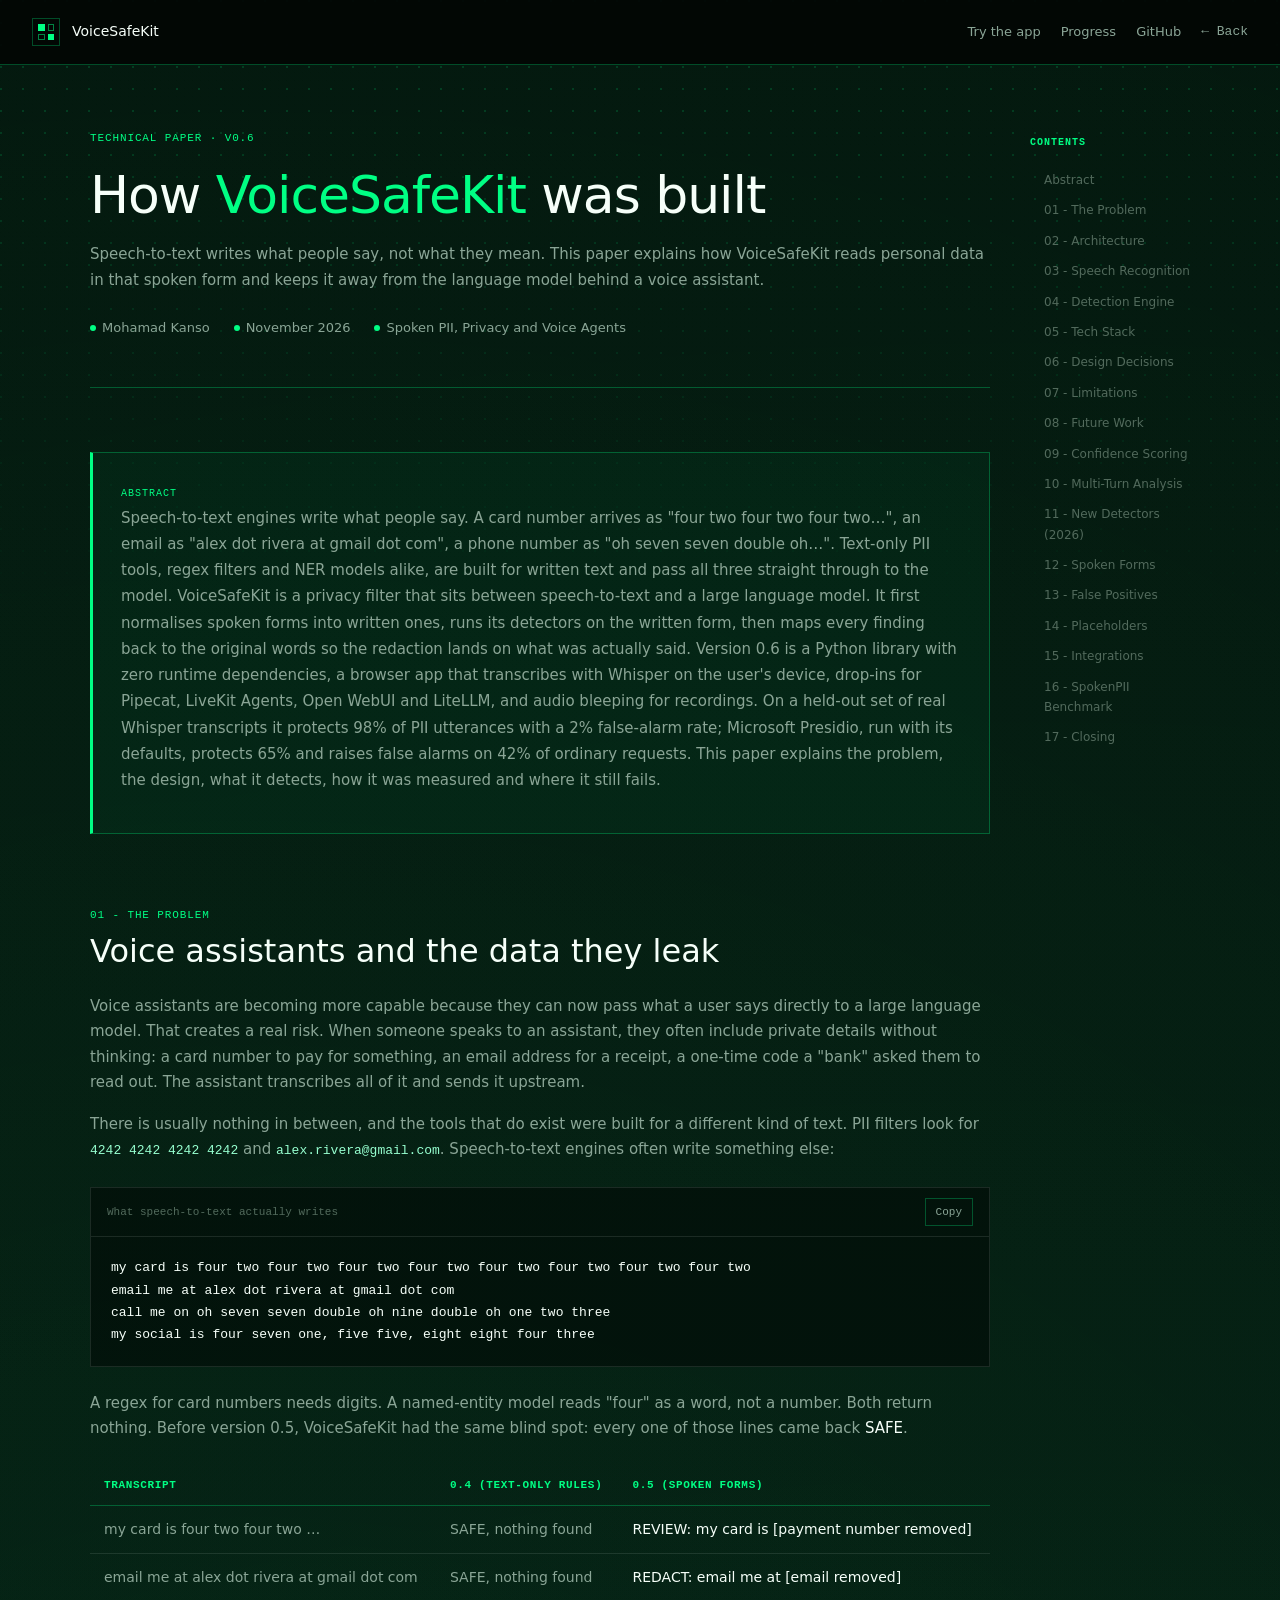
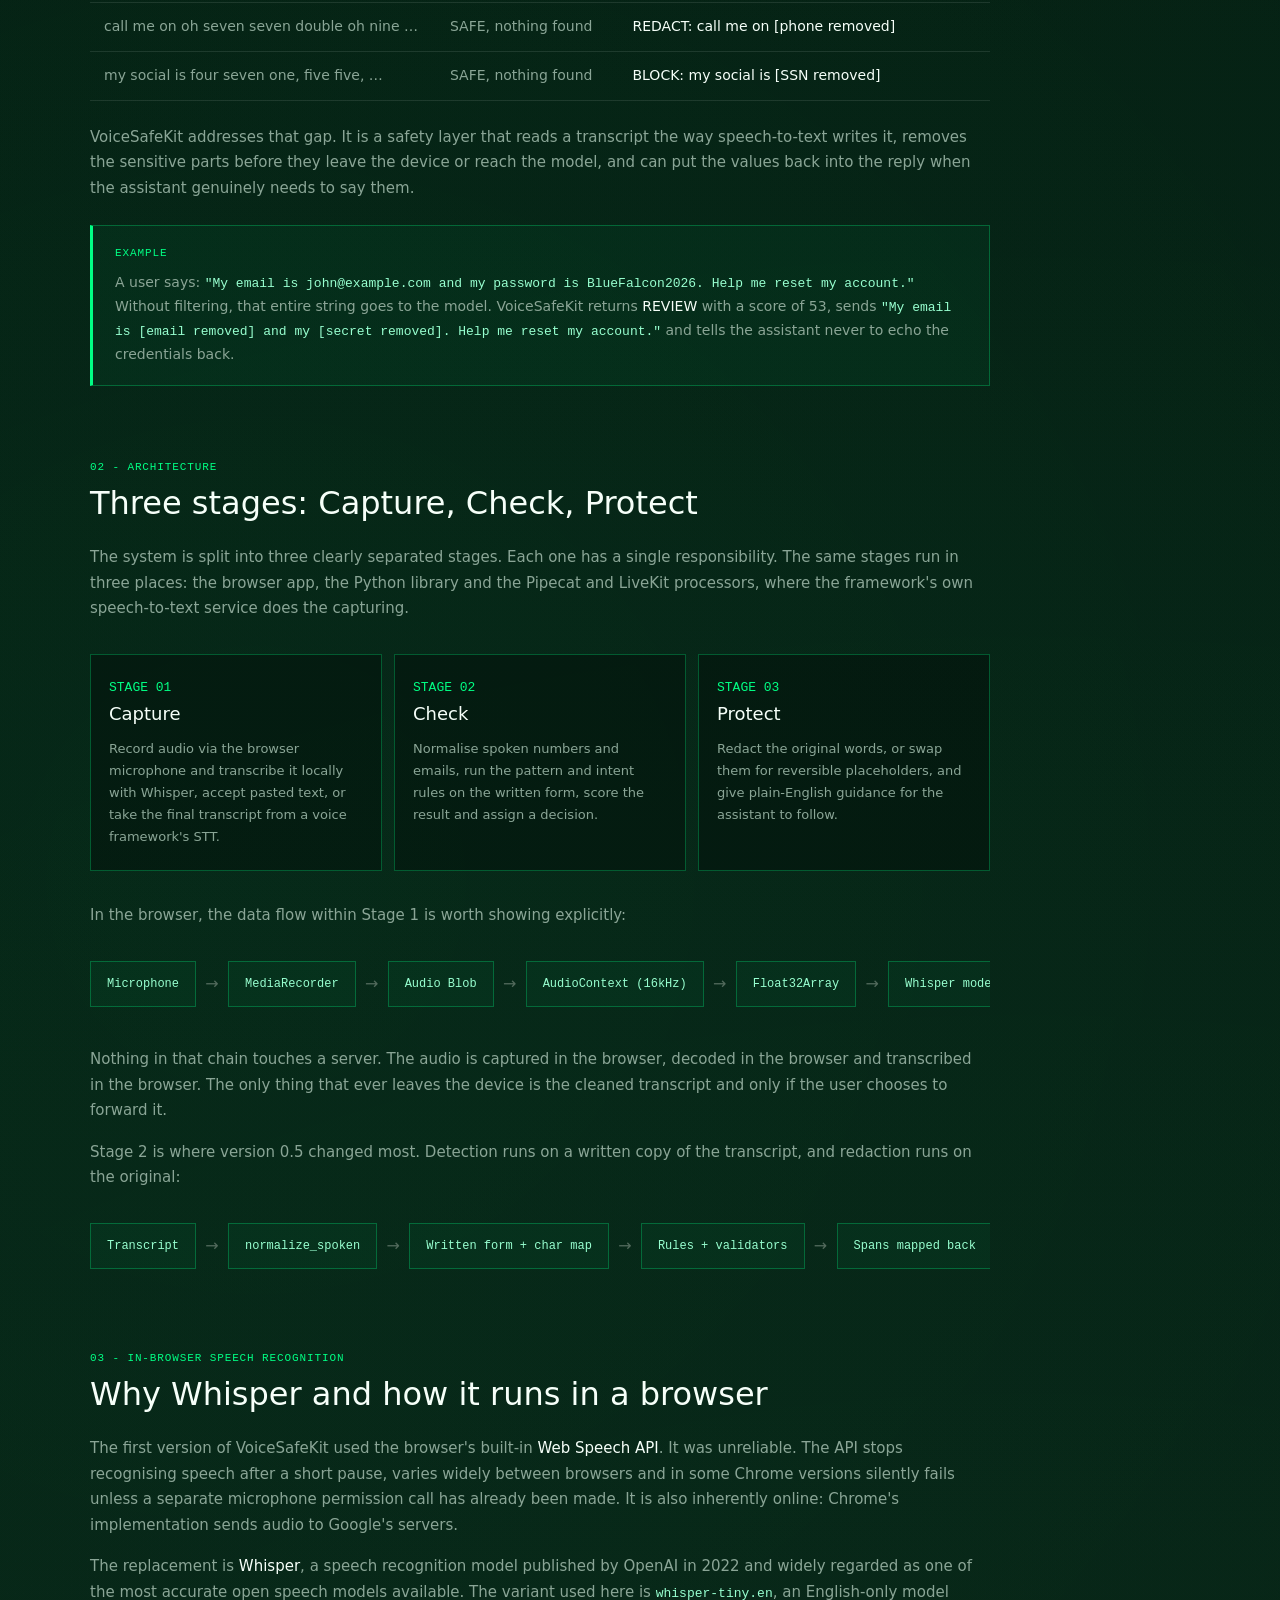
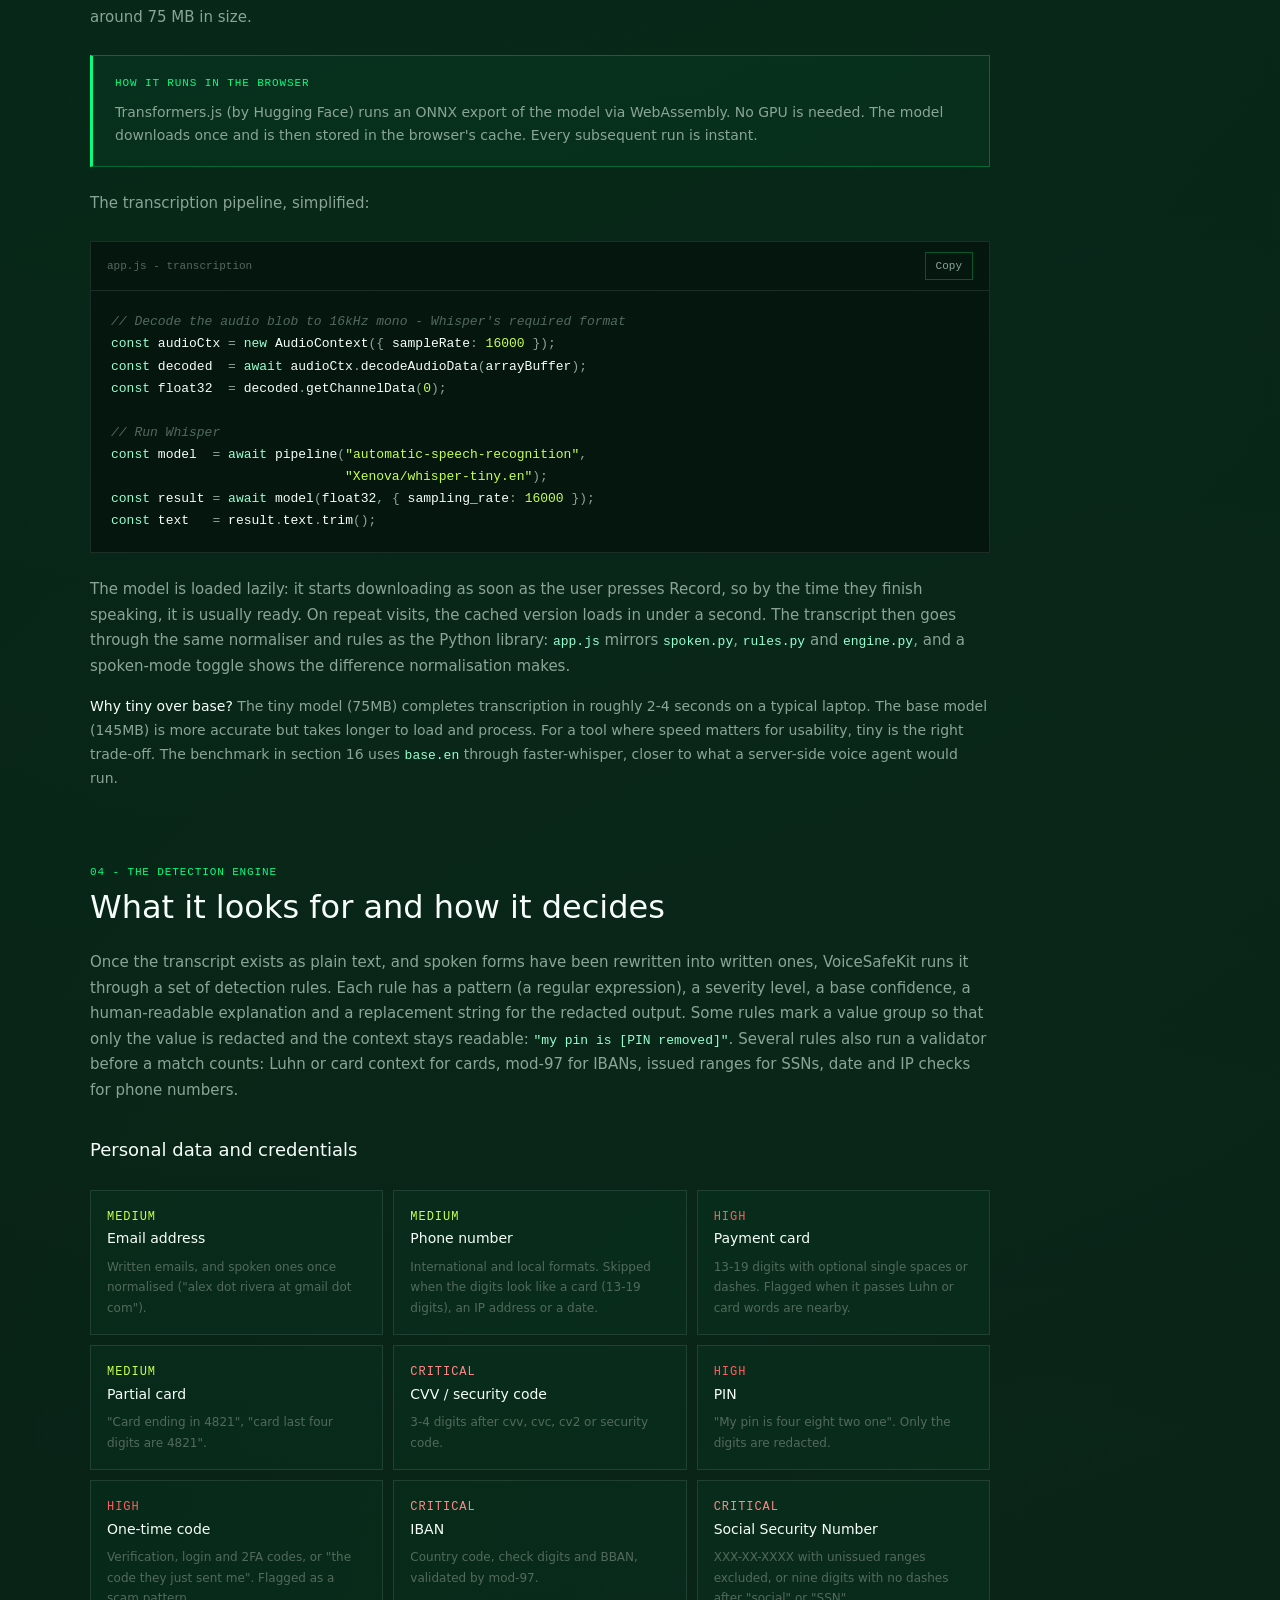
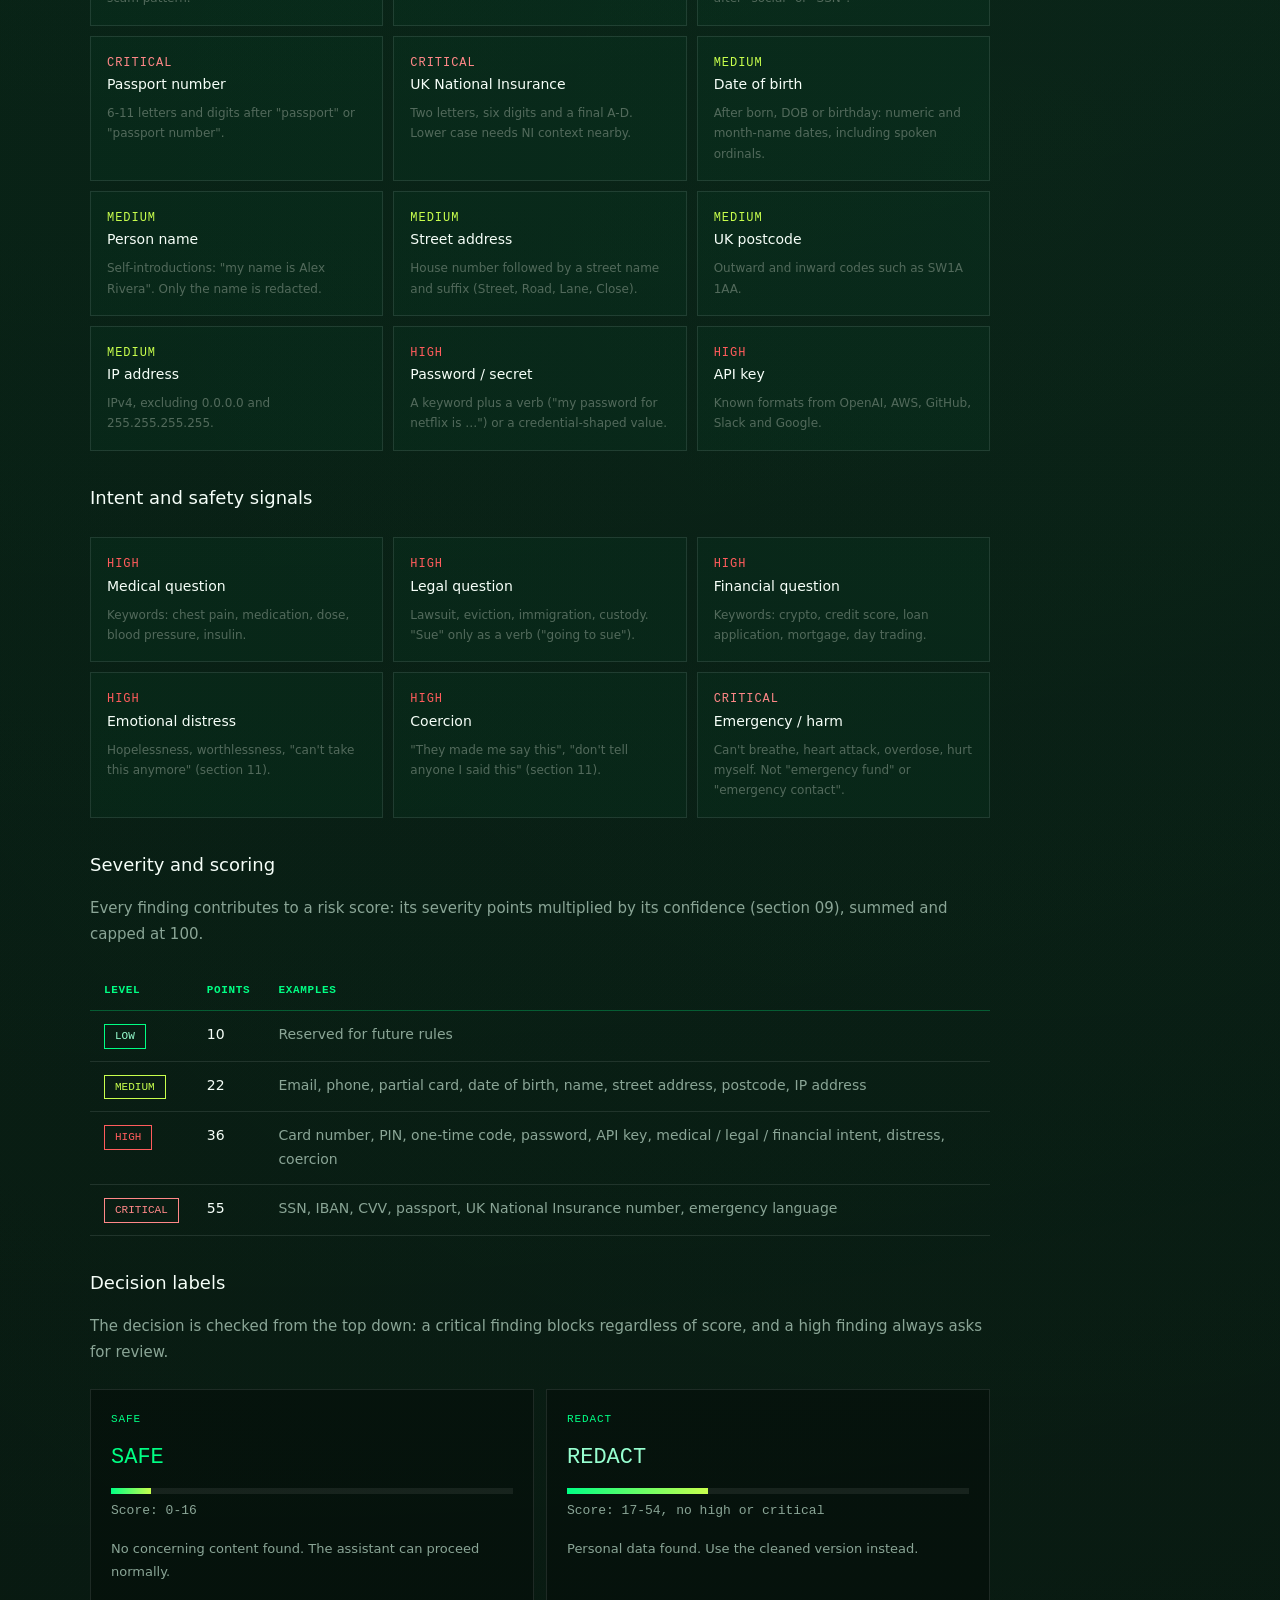
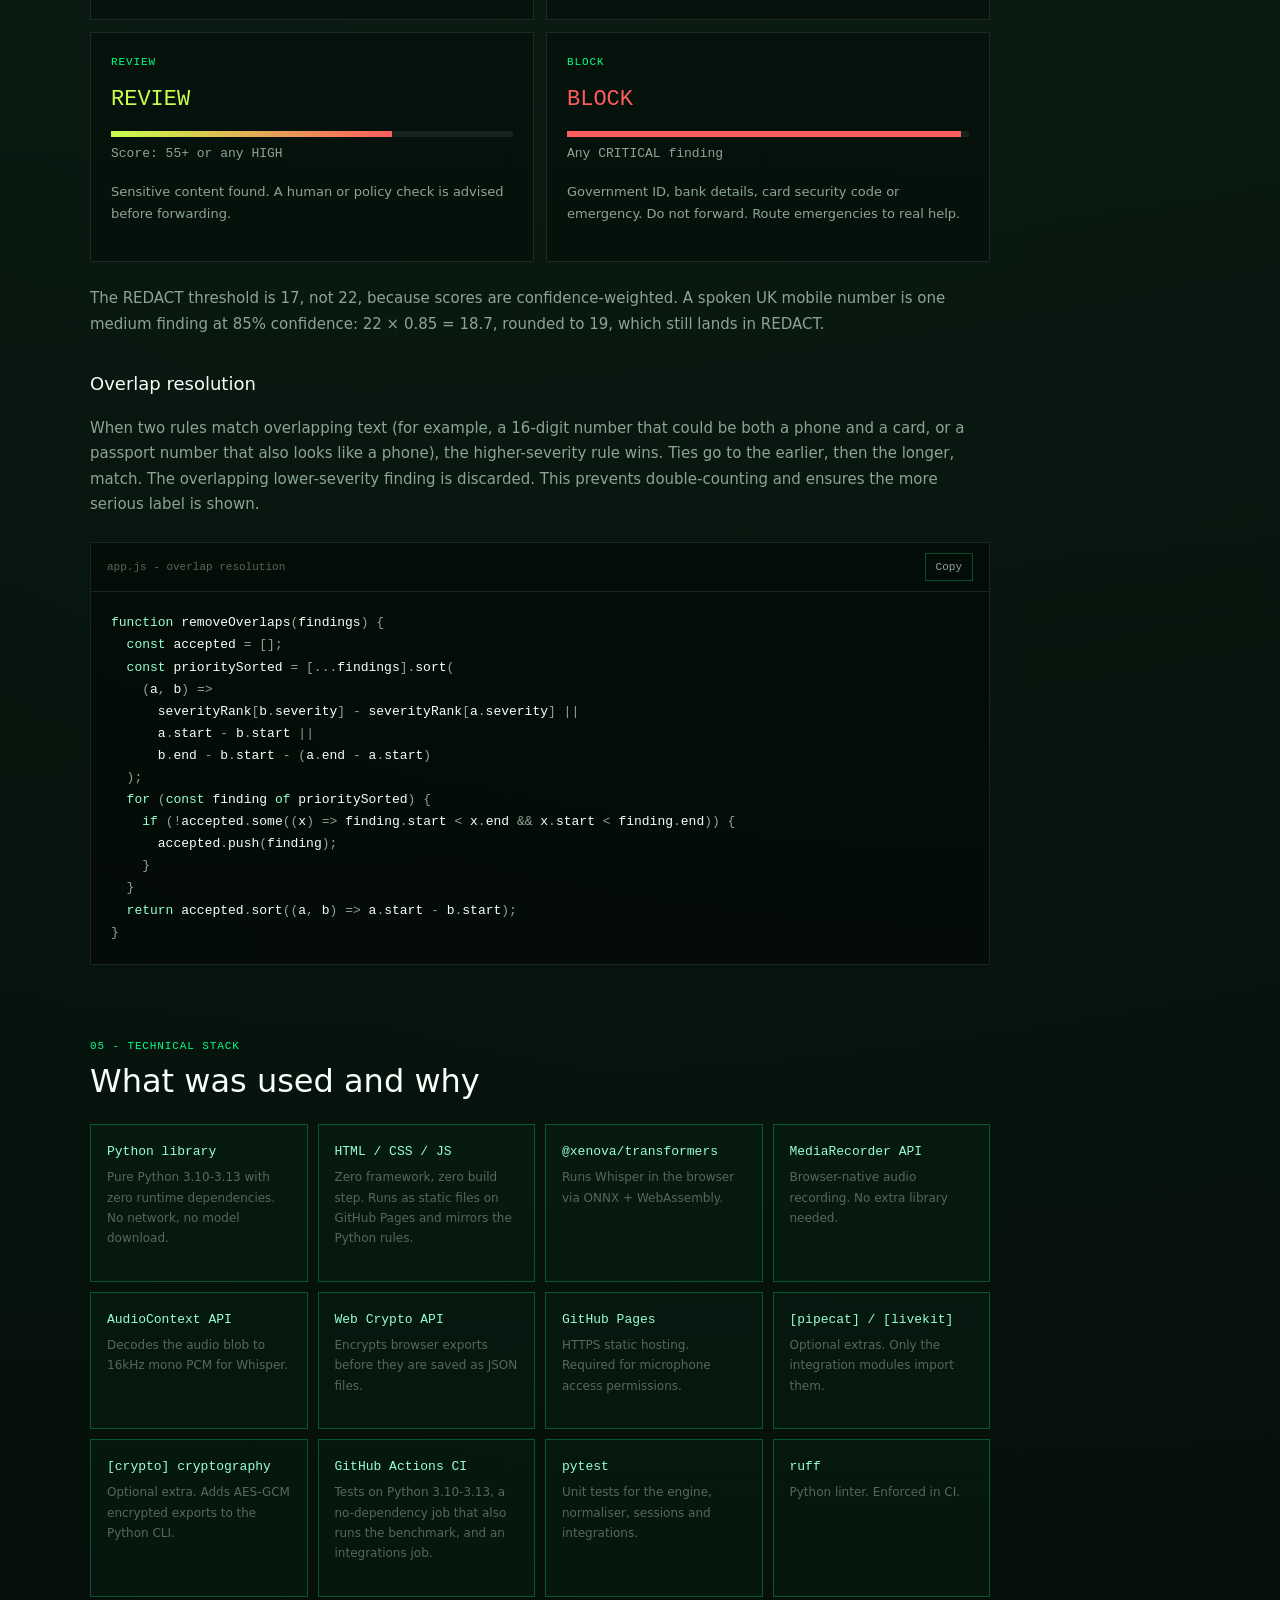
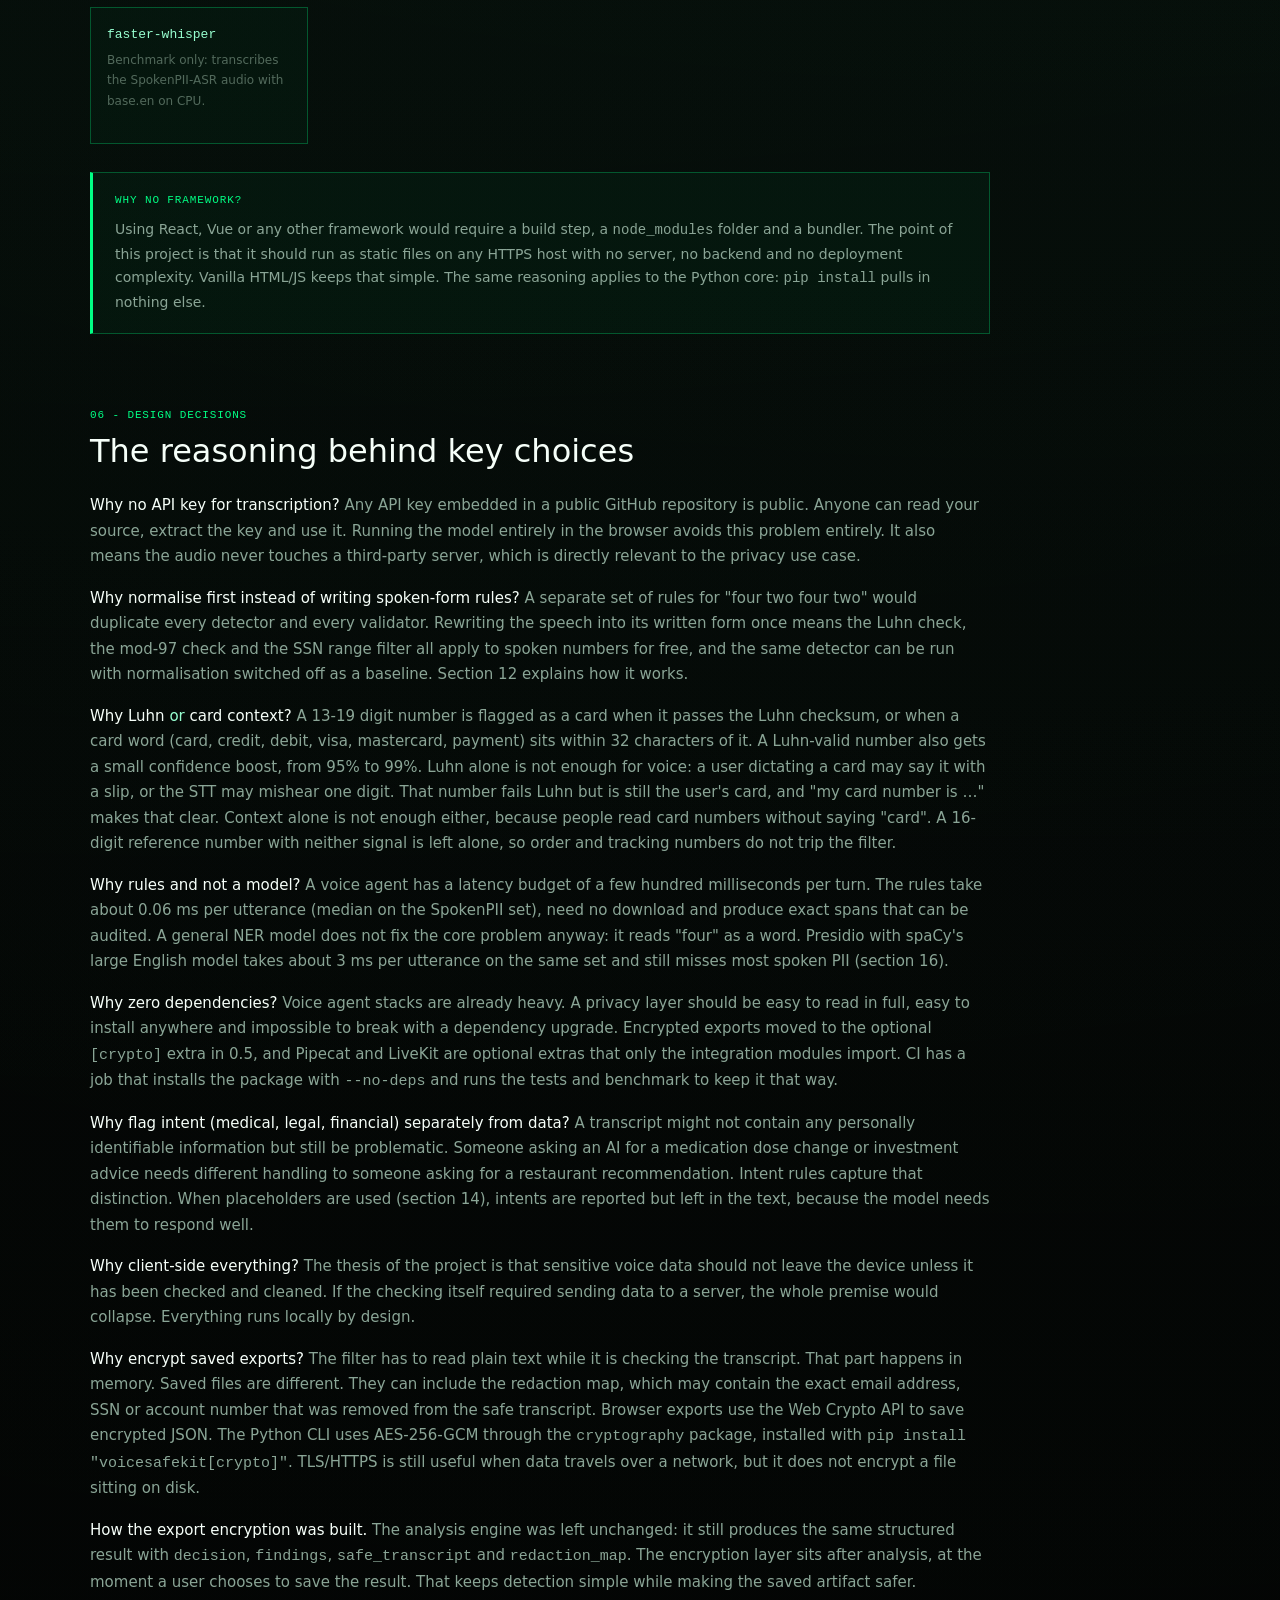
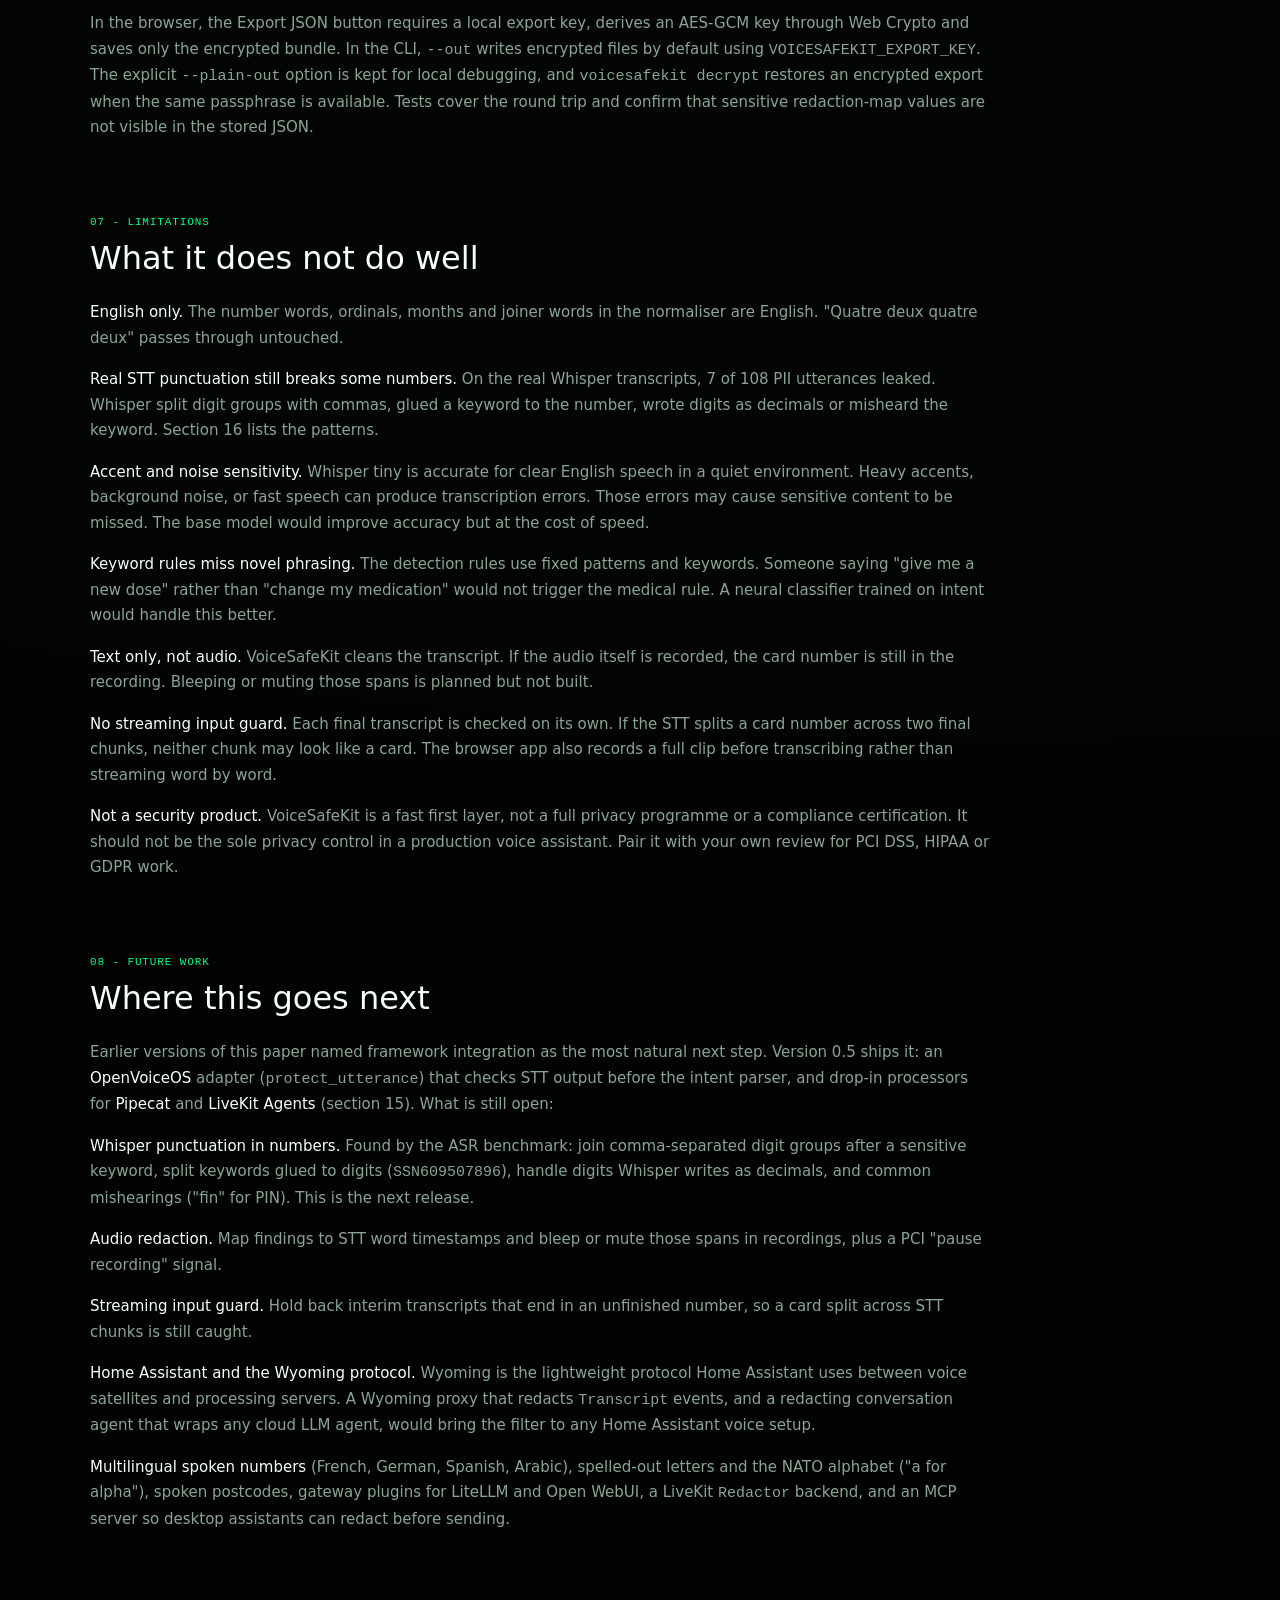
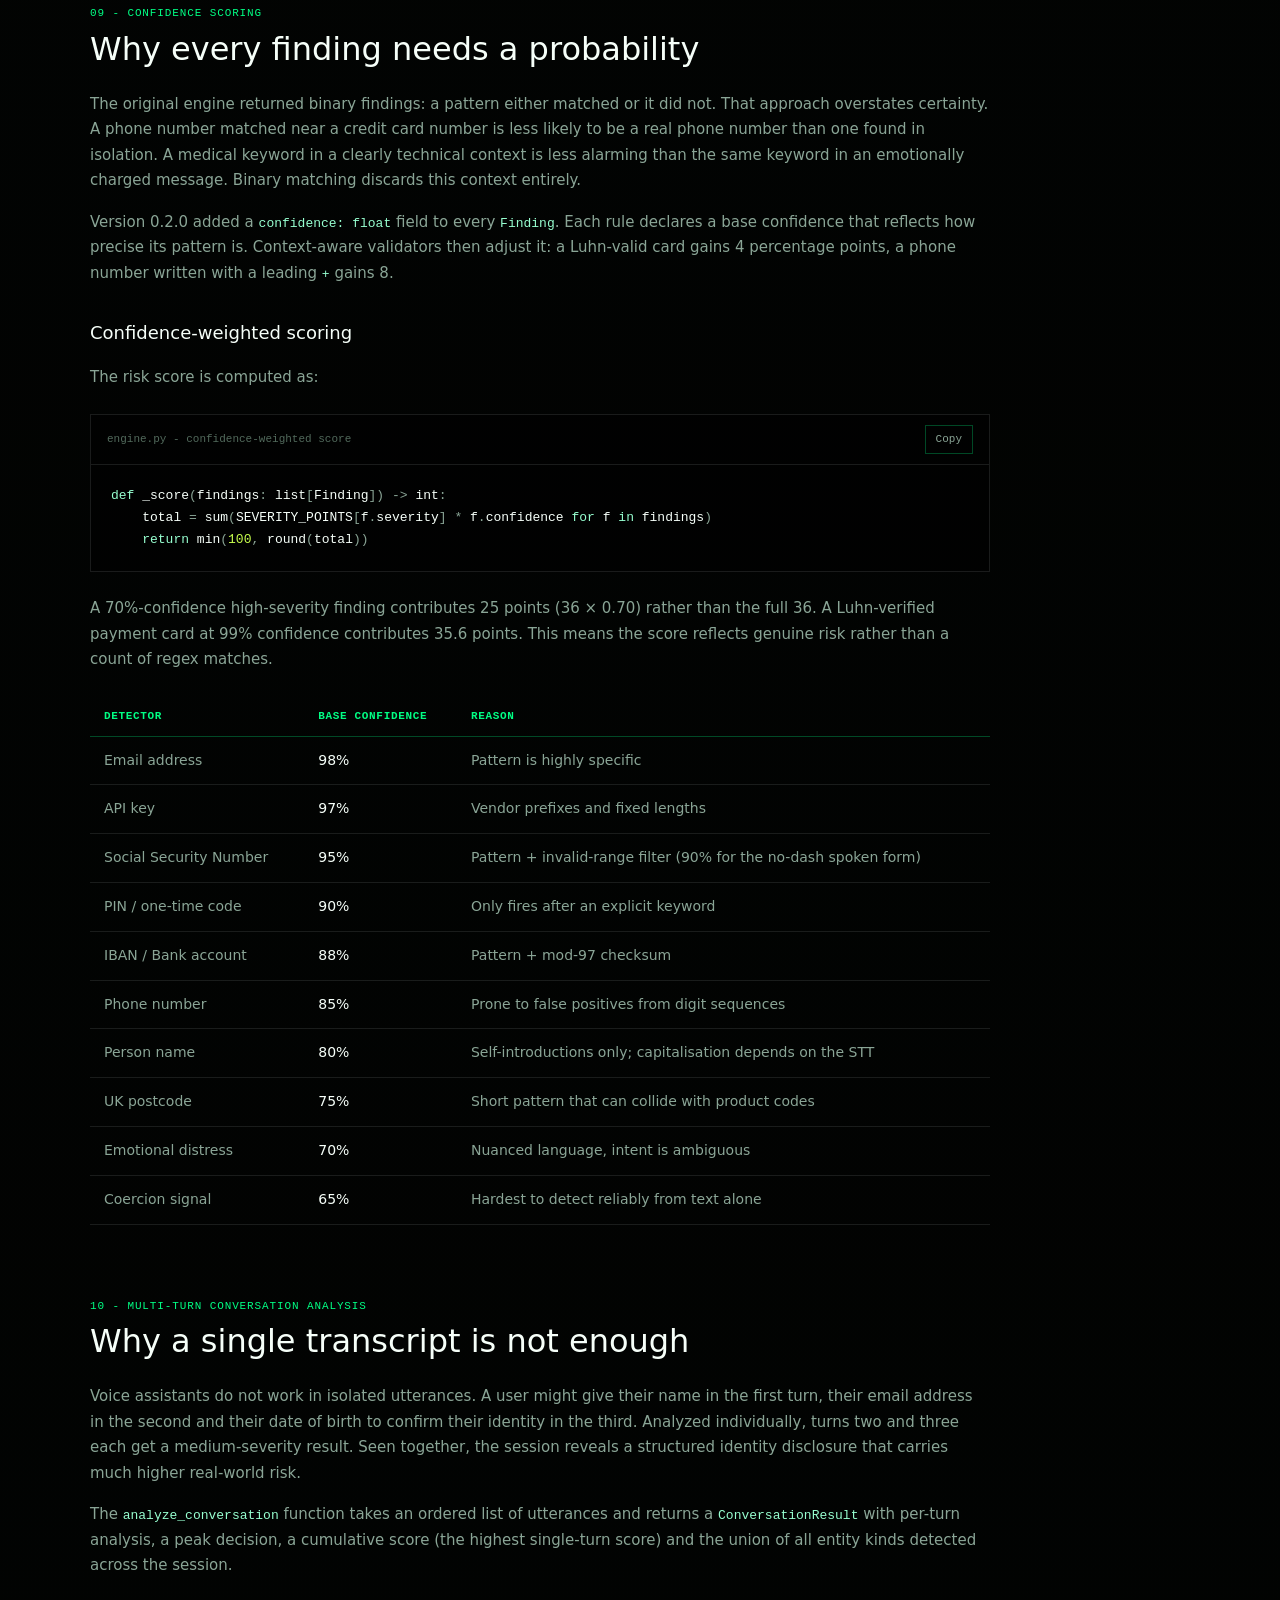
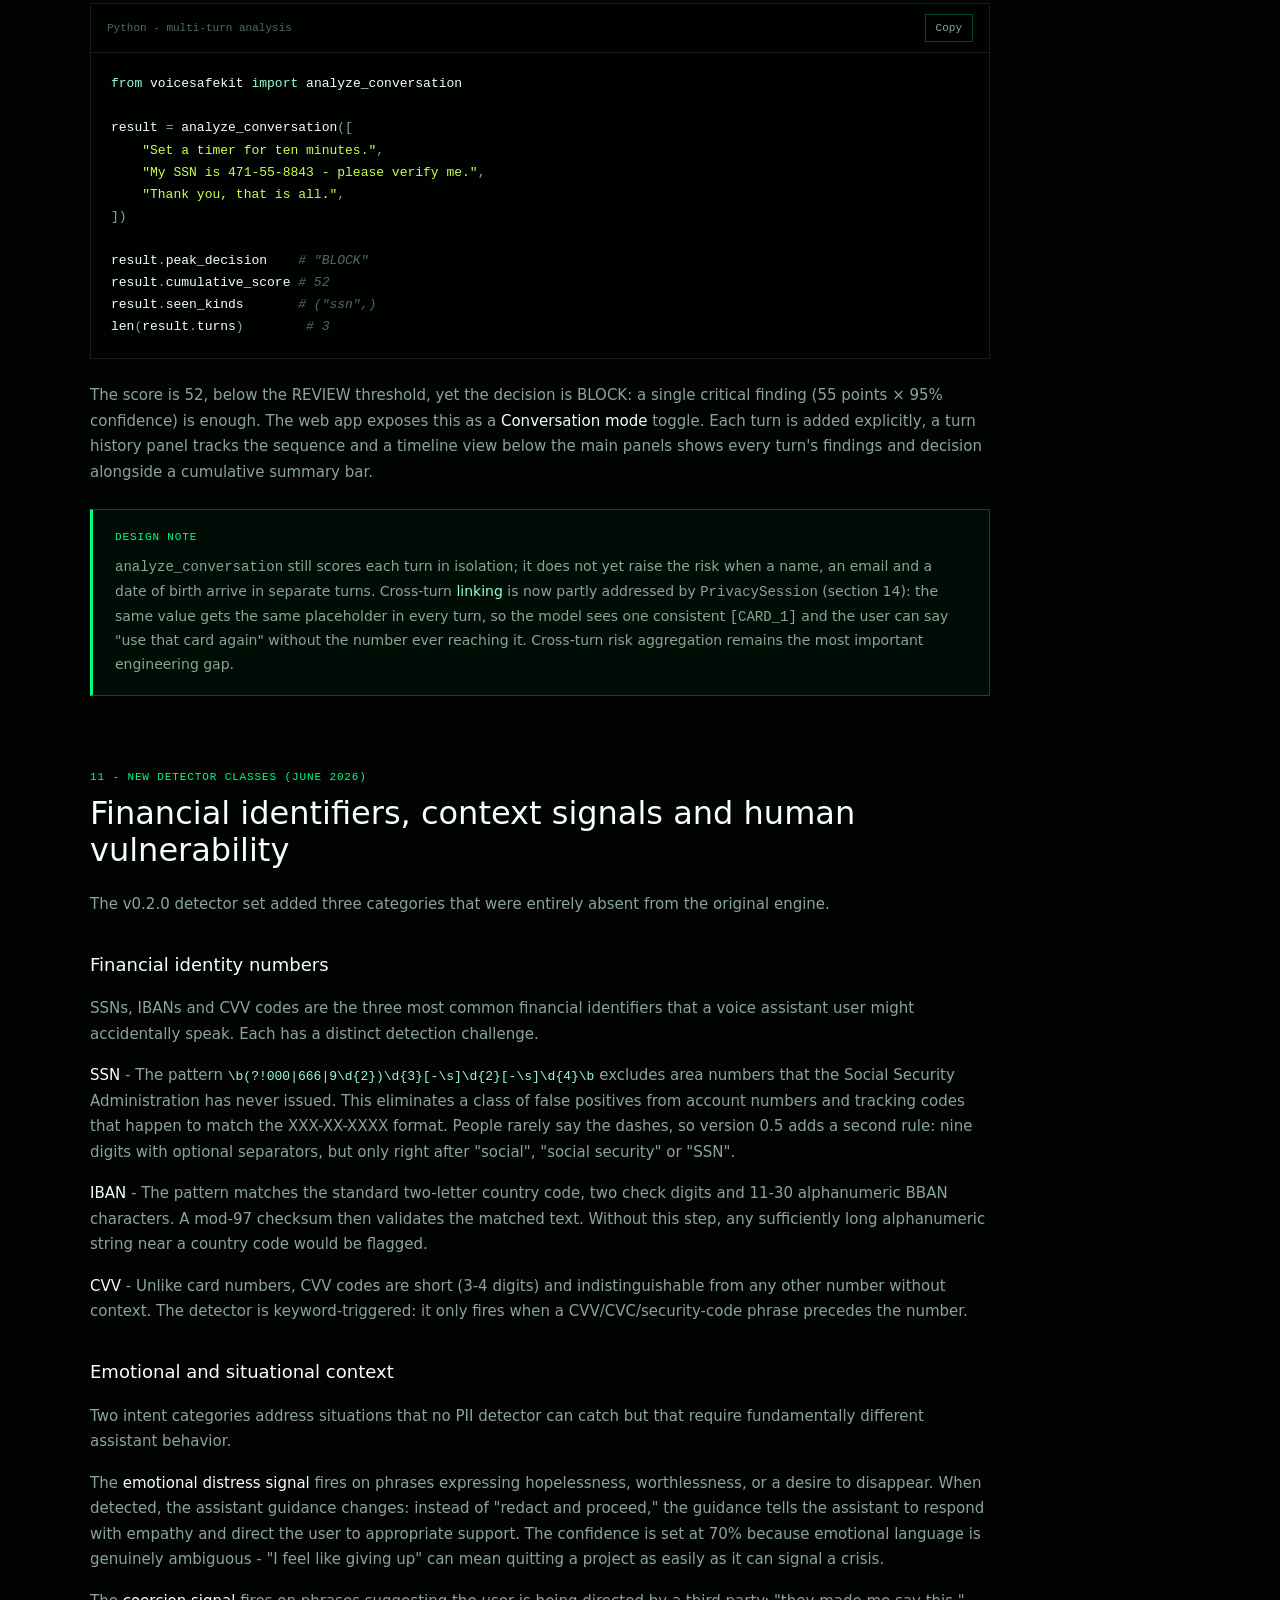
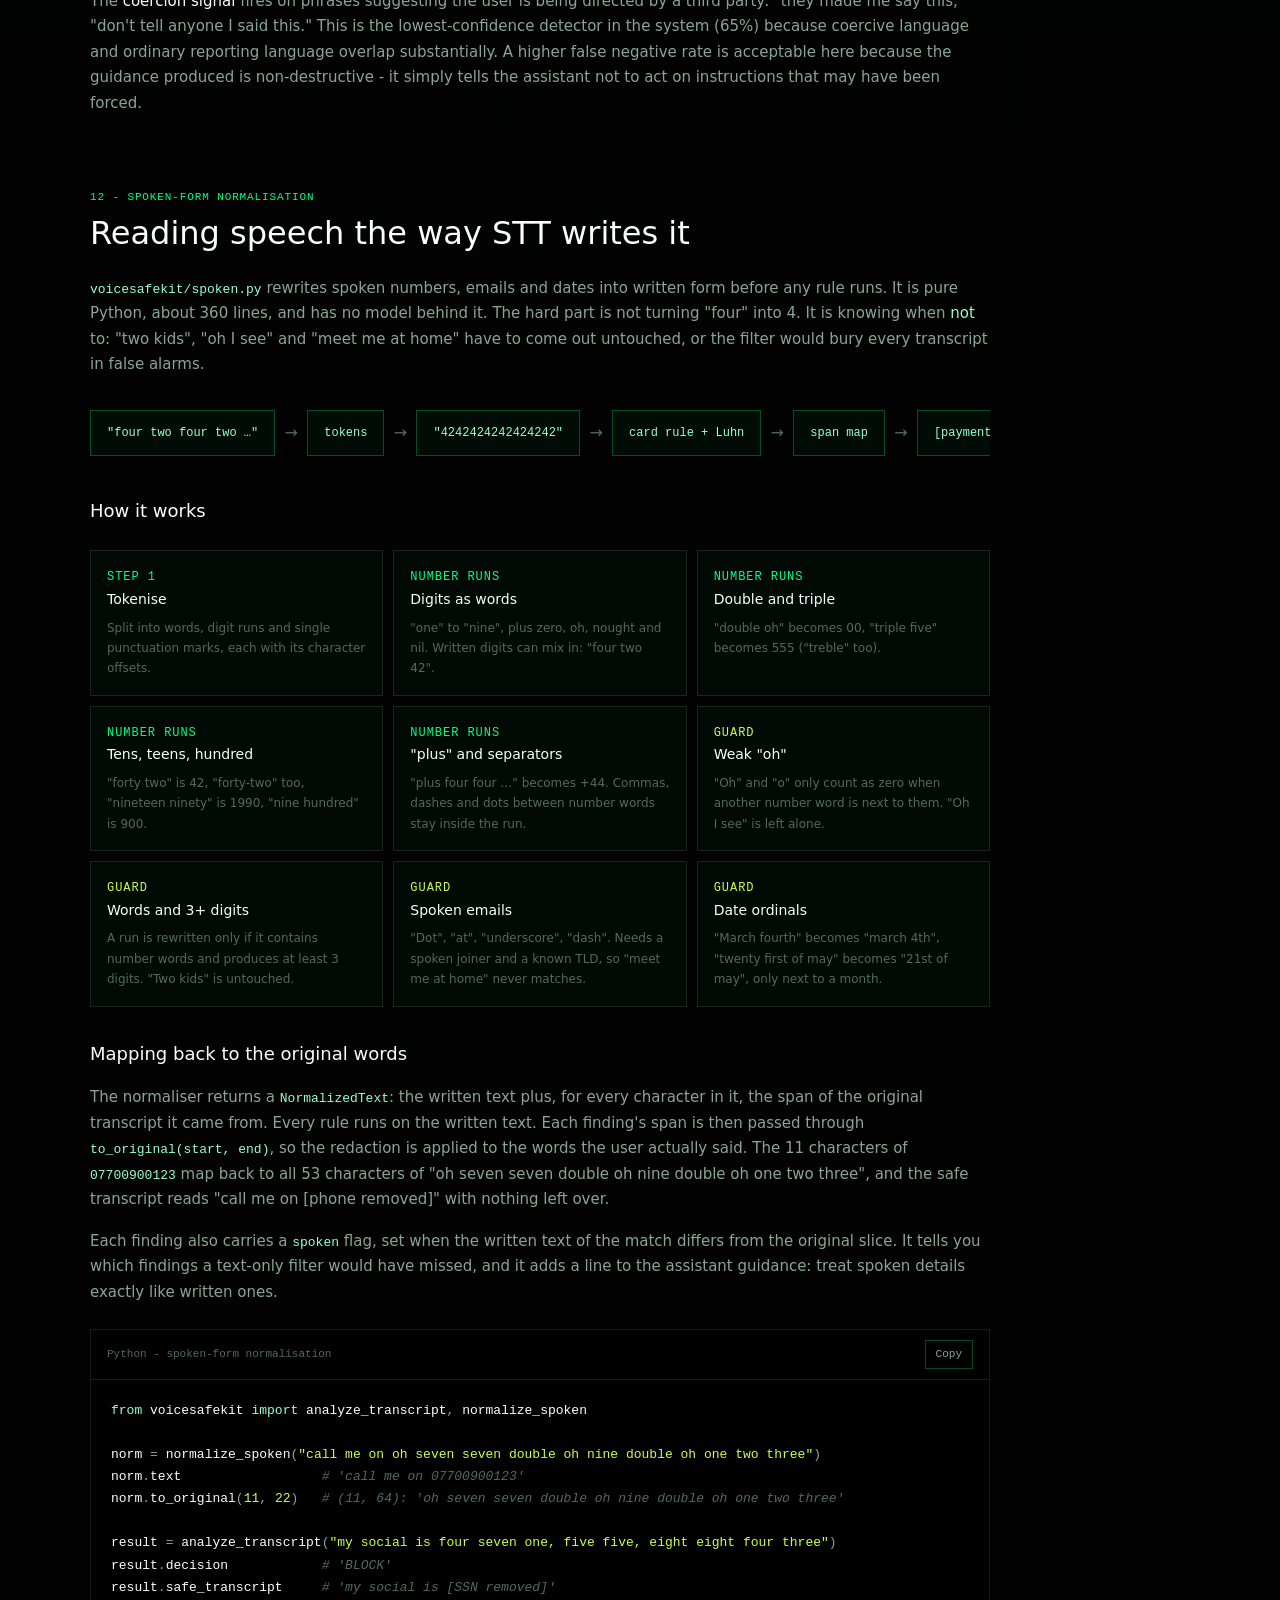
<file: docs/paper.html>
<!doctype html>
<html lang="en">
<head>
  <meta charset="utf-8">
  <meta name="viewport" content="width=device-width, initial-scale=1">
  <title>How VoiceSafeKit Works - Technical Paper</title>
  <meta name="description" content="A technical walkthrough of VoiceSafeKit 0.5: spoken-form PII detection for speech-to-text transcripts, reversible placeholders, Pipecat and LiveKit integrations, and the SpokenPII benchmark.">
  <link rel="icon" href="data:image/svg+xml,%3Csvg xmlns='http://www.w3.org/2000/svg' viewBox='0 0 32 32'%3E%3Crect width='32' height='32' fill='%23030504'/%3E%3Cpath d='M7 8h18v16H7z' fill='none' stroke='%2300ff84' stroke-width='2'/%3E%3C/svg%3E">
  <style>
    :root {
      --bg: #030504;
      --panel: rgba(7,14,11,0.9);
      --green: #00ff84;
      --green-2: #97ffd0;
      --text: #f6fff9;
      --muted: #8aa596;
      --dim: #526a5c;
      --line: rgba(0,255,132,0.28);
      --line-soft: rgba(246,255,249,0.1);
      --amber: #c8ff4d;
      --red: #ff5c5c;
    }

    * { box-sizing: border-box; margin: 0; padding: 0; }

    html { scroll-behavior: smooth; }

    body {
      background: radial-gradient(circle at 20% 10%, rgba(0,255,132,0.12), transparent 30%),
                  radial-gradient(circle at 80% 20%, rgba(151,255,208,0.06), transparent 28%),
                  linear-gradient(180deg, #030504, #010201 80%);
      color: var(--text);
      font-family: "Inter", ui-sans-serif, system-ui, -apple-system, sans-serif;
      font-weight: 350;
      line-height: 1.7;
    }

    body::before {
      content: "";
      position: fixed;
      inset: 0;
      pointer-events: none;
      background: radial-gradient(circle at 1px 1px, rgba(0,255,132,0.18) 1px, transparent 0) 0 0 / 22px 22px;
      mask-image: linear-gradient(180deg, black 0%, transparent 70%);
      z-index: 0;
    }

    /* Progress bar */
    #progress-bar {
      position: fixed;
      top: 0; left: 0;
      height: 2px;
      background: linear-gradient(90deg, var(--green), var(--green-2));
      width: 0%;
      z-index: 100;
      transition: width 0.1s ease;
      box-shadow: 0 0 12px rgba(0,255,132,0.7);
    }

    /* Topbar */
    .topbar {
      position: sticky;
      top: 0;
      z-index: 50;
      display: flex;
      align-items: center;
      justify-content: space-between;
      gap: 24px;
      padding: 18px 32px;
      background: rgba(3,5,4,0.88);
      border-bottom: 1px solid var(--line);
      backdrop-filter: blur(14px);
    }

    .brand {
      display: flex;
      align-items: center;
      gap: 12px;
      color: var(--text);
      font-size: 14px;
      font-weight: 500;
      text-decoration: none;
    }

    .brand-mark {
      width: 28px; height: 28px;
      display: grid;
      grid-template-columns: repeat(2,1fr);
      gap: 3px; padding: 5px;
      border: 1px solid var(--line);
    }

    .brand-mark span { background: var(--green); }
    .brand-mark span:nth-child(2), .brand-mark span:nth-child(3) {
      background: transparent;
      box-shadow: inset 0 0 0 1px rgba(0,255,132,0.5);
    }

    .topbar nav { display: flex; align-items: center; gap: 20px; }
    .topbar nav a { color: var(--muted); font-size: 13px; text-decoration: none; }
    .topbar nav a:hover { color: var(--green); }

    .back-link {
      display: flex;
      align-items: center;
      gap: 6px;
      color: var(--green);
      font-size: 13px;
      font-family: "SFMono-Regular", Consolas, monospace;
      text-decoration: none;
    }

    /* Layout */
    .page-wrap {
      position: relative;
      z-index: 1;
      width: min(820px, calc(100vw - 40px));
      margin: 0 auto;
      padding: 64px 0 120px;
    }

    /* Paper header */
    .paper-header {
      padding-bottom: 48px;
      border-bottom: 1px solid var(--line);
      margin-bottom: 64px;
    }

    .paper-label {
      color: var(--green);
      font-family: "SFMono-Regular", Consolas, monospace;
      font-size: 11px;
      font-weight: 500;
      letter-spacing: 0.08em;
      text-transform: uppercase;
      margin-bottom: 20px;
    }

    h1.paper-title {
      font-size: clamp(32px, 5vw, 52px);
      font-weight: 280;
      line-height: 1.05;
      letter-spacing: -0.02em;
      margin-bottom: 20px;
    }

    h1.paper-title em {
      color: var(--green);
      font-style: normal;
    }

    .paper-meta {
      display: flex;
      flex-wrap: wrap;
      gap: 24px;
      color: var(--muted);
      font-size: 13px;
      margin-top: 24px;
    }

    .paper-meta span {
      display: flex;
      align-items: center;
      gap: 6px;
    }

    .meta-dot {
      width: 6px; height: 6px;
      background: var(--green);
      border-radius: 50%;
      flex-shrink: 0;
    }

    /* Abstract */
    .abstract-box {
      background: rgba(0,255,132,0.04);
      border: 1px solid var(--line);
      border-left: 3px solid var(--green);
      padding: 24px 28px;
      margin-bottom: 64px;
    }

    .abstract-box .abstract-label {
      color: var(--green);
      font-family: "SFMono-Regular", Consolas, monospace;
      font-size: 10px;
      letter-spacing: 0.1em;
      text-transform: uppercase;
      margin-bottom: 10px;
    }

    .abstract-box p {
      color: var(--muted);
      font-size: 15px;
      line-height: 1.75;
    }

    /* Sections */
    .section {
      margin-bottom: 72px;
      scroll-margin-top: 80px; /* Contents links land below the sticky top bar */
      opacity: 0;
      transform: translateY(22px);
      transition: opacity 0.55s ease, transform 0.55s ease;
    }

    .section.visible {
      opacity: 1;
      transform: none;
    }

    .section-num {
      color: var(--green);
      font-family: "SFMono-Regular", Consolas, monospace;
      font-size: 11px;
      font-weight: 500;
      letter-spacing: 0.08em;
      text-transform: uppercase;
      margin-bottom: 8px;
    }

    h2.section-title {
      font-size: clamp(22px, 3.5vw, 32px);
      font-weight: 320;
      line-height: 1.15;
      margin-bottom: 24px;
    }

    p {
      color: var(--muted);
      margin-bottom: 16px;
      font-size: 15px;
    }

    strong { color: var(--text); font-weight: 520; }
    a { color: var(--green-2); text-decoration: underline; text-underline-offset: 3px; }

    /* Architecture diagram */
    .arch-diagram {
      display: grid;
      grid-template-columns: repeat(3, 1fr);
      gap: 12px;
      margin: 32px 0;
    }

    .arch-step {
      border: 1px solid var(--line);
      background: rgba(0,0,0,0.3);
      padding: 22px 18px;
      position: relative;
      cursor: default;
      transition: border-color 0.2s, box-shadow 0.2s;
    }

    .arch-step:hover {
      border-color: var(--green);
      box-shadow: 0 0 28px rgba(0,255,132,0.12);
    }

    .arch-step-num {
      color: var(--green);
      font-family: "SFMono-Regular", Consolas, monospace;
      font-size: 11px;
      margin-bottom: 12px;
    }

    .arch-step h3 {
      font-size: 18px;
      font-weight: 420;
      margin-bottom: 8px;
      color: var(--text);
    }

    .arch-step p {
      font-size: 13px;
      margin: 0;
    }

    .arch-arrow {
      display: flex;
      align-items: center;
      justify-content: center;
      padding: 0 4px;
    }

    /* Flow diagram - horizontal */
    .flow-diagram {
      display: flex;
      align-items: center;
      gap: 0;
      margin: 32px 0;
      overflow-x: auto;
      padding-bottom: 8px;
    }

    .flow-node {
      flex-shrink: 0;
      border: 1px solid var(--line);
      background: rgba(0,255,132,0.04);
      padding: 12px 16px;
      font-family: "SFMono-Regular", Consolas, monospace;
      font-size: 12px;
      color: var(--green-2);
      white-space: nowrap;
      transition: background 0.2s, border-color 0.2s;
    }

    .flow-node:hover {
      background: rgba(0,255,132,0.1);
      border-color: var(--green);
    }

    .flow-arrow {
      flex-shrink: 0;
      width: 32px;
      text-align: center;
      color: var(--dim);
      font-size: 16px;
    }

    /* Code block */
    .code-block {
      position: relative;
      margin: 24px 0;
      border: 1px solid var(--line-soft);
      background: rgba(0,0,0,0.42);
    }

    .code-block-header {
      display: flex;
      justify-content: space-between;
      align-items: center;
      padding: 10px 16px;
      border-bottom: 1px solid var(--line-soft);
      font-family: "SFMono-Regular", Consolas, monospace;
      font-size: 11px;
      color: var(--dim);
    }

    .copy-btn {
      background: none;
      border: 1px solid var(--line);
      color: var(--muted);
      font: inherit;
      font-size: 11px;
      padding: 4px 10px;
      cursor: pointer;
      transition: color 0.15s, border-color 0.15s;
    }

    .copy-btn:hover { color: var(--green); border-color: var(--green); }
    .copy-btn.copied { color: var(--green); }

    pre.code {
      margin: 0;
      padding: 20px;
      overflow-x: auto;
      font: 13px/1.7 "SFMono-Regular", Consolas, monospace;
      color: var(--green-2);
    }

    .k { color: #97ffd0; }
    .s { color: #c8ff4d; }
    .c { color: var(--dim); font-style: italic; }
    .n { color: var(--text); }
    .p { color: var(--muted); }

    /* Rule cards */
    .rule-grid {
      display: grid;
      grid-template-columns: repeat(auto-fill, minmax(220px, 1fr));
      gap: 10px;
      margin: 24px 0;
    }

    .rule-card {
      border: 1px solid var(--line-soft);
      background: rgba(0,255,132,0.03);
      padding: 16px;
      cursor: default;
      transition: border-color 0.2s, background 0.2s;
    }

    .rule-card:hover {
      border-color: var(--line);
      background: rgba(0,255,132,0.07);
    }

    .rule-card-kind {
      font-family: "SFMono-Regular", Consolas, monospace;
      font-size: 10px;
      letter-spacing: 0.08em;
      text-transform: uppercase;
      margin-bottom: 6px;
    }

    .rule-card-kind.medium { color: var(--amber); }
    .rule-card-kind.high { color: var(--red); }
    .rule-card-kind.critical { color: #ff8888; }

    .rule-card h4 {
      font-size: 14px;
      font-weight: 480;
      margin-bottom: 6px;
      color: var(--text);
    }

    .rule-card p {
      font-size: 12px;
      margin: 0;
      color: var(--dim);
    }

    /* Severity bar */
    .severity-table {
      width: 100%;
      border-collapse: collapse;
      margin: 24px 0;
      font-size: 14px;
    }

    .severity-table th {
      text-align: left;
      padding: 10px 14px;
      color: var(--green);
      font-family: "SFMono-Regular", Consolas, monospace;
      font-size: 11px;
      text-transform: uppercase;
      letter-spacing: 0.06em;
      border-bottom: 1px solid var(--line);
    }

    .severity-table td {
      padding: 12px 14px;
      color: var(--muted);
      border-bottom: 1px solid var(--line-soft);
      vertical-align: top;
    }

    .severity-table tr:hover td { background: rgba(0,255,132,0.03); }

    .sev-pill {
      display: inline-block;
      padding: 2px 10px;
      font-family: "SFMono-Regular", Consolas, monospace;
      font-size: 11px;
      border: 1px solid;
    }

    .sev-pill.low    { color: var(--green-2);  border-color: var(--green); }
    .sev-pill.medium { color: var(--amber);    border-color: var(--amber); }
    .sev-pill.high   { color: var(--red);      border-color: var(--red); }
    .sev-pill.critical { color: #ff8888;       border-color: #ff8888; }

    /* Score visualiser */
    .score-demo {
      display: grid;
      grid-template-columns: 1fr 1fr;
      gap: 12px;
      margin: 24px 0;
    }

    .score-demo-card {
      border: 1px solid var(--line-soft);
      background: rgba(0,0,0,0.3);
      padding: 20px;
    }

    .score-demo-card .label {
      font-family: "SFMono-Regular", Consolas, monospace;
      font-size: 11px;
      color: var(--green);
      text-transform: uppercase;
      letter-spacing: 0.08em;
      margin-bottom: 10px;
    }

    .score-demo-card .decision {
      font-size: 22px;
      font-weight: 500;
      font-family: "SFMono-Regular", Consolas, monospace;
      margin-bottom: 8px;
    }

    .decision.safe { color: var(--green); }
    .decision.redact { color: var(--green-2); }
    .decision.review { color: var(--amber); }
    .decision.block  { color: var(--red); }

    .score-bar-wrap {
      height: 6px;
      background: rgba(255,255,255,0.07);
      margin: 12px 0 6px;
    }

    .score-bar {
      height: 100%;
      background: linear-gradient(90deg, var(--green), var(--amber));
      transition: width 1.2s ease;
      width: 0%;
    }

    .score-bar.high { background: linear-gradient(90deg, var(--amber), var(--red)); }
    .score-bar.critical { background: var(--red); }

    .score-num {
      font-family: "SFMono-Regular", Consolas, monospace;
      font-size: 13px;
      color: var(--muted);
    }

    /* Tech stack pills */
    .stack-grid {
      display: grid;
      grid-template-columns: repeat(auto-fill, minmax(180px, 1fr));
      gap: 10px;
      margin: 24px 0;
    }

    .stack-item {
      border: 1px solid var(--line);
      background: rgba(0,255,132,0.03);
      padding: 16px;
    }

    .stack-item .tech-name {
      font-family: "SFMono-Regular", Consolas, monospace;
      font-size: 13px;
      color: var(--green-2);
      margin-bottom: 4px;
    }

    .stack-item .tech-role {
      font-size: 12px;
      color: var(--dim);
    }

    /* Callout box */
    .callout {
      border: 1px solid var(--line);
      border-left: 3px solid var(--green);
      background: rgba(0,255,132,0.04);
      padding: 18px 22px;
      margin: 24px 0;
    }

    .callout p { margin: 0; font-size: 14px; }
    .callout .callout-icon { color: var(--green); font-size: 11px; font-family: "SFMono-Regular", Consolas, monospace; text-transform: uppercase; letter-spacing: 0.08em; display: block; margin-bottom: 8px; }

    /* Footer */
    footer.paper-footer {
      padding: 40px 0 24px;
      border-top: 1px solid var(--line-soft);
      display: flex;
      flex-wrap: wrap;
      justify-content: space-between;
      align-items: center;
      gap: 16px;
      font-size: 13px;
      color: var(--dim);
    }

    footer.paper-footer a { color: var(--green-2); text-decoration: none; }

    /* TOC sidebar - optional on large screens */
    @media (min-width: 1280px) {
      .page-outer {
        display: grid;
        grid-template-columns: 1fr 200px;
        gap: 0;
        width: min(1100px, 100vw - 40px);
        margin: 0 auto;
      }

      .toc-sidebar {
        box-sizing: border-box;
        padding: 64px 0 120px 40px;
        position: sticky;
        top: 70px;
        align-self: start;
        max-height: calc(100vh - 80px);
        overflow-y: auto;
      }

      .toc-sidebar h4 {
        font-family: "SFMono-Regular", Consolas, monospace;
        font-size: 10px;
        color: var(--green);
        text-transform: uppercase;
        letter-spacing: 0.1em;
        margin-bottom: 14px;
      }

      .toc-sidebar a {
        display: block;
        font-size: 12px;
        color: var(--dim);
        text-decoration: none;
        padding: 5px 0;
        border-left: 2px solid transparent;
        padding-left: 12px;
        transition: color 0.15s, border-color 0.15s;
      }

      .toc-sidebar a:hover,
      .toc-sidebar a.active {
        color: var(--green-2);
        border-left-color: var(--green);
      }

      /* margin: 0 lets the grid item stretch to its column; auto margins sized it to its widest flow diagram */
      .page-wrap { width: auto; min-width: 0; padding-right: 0; margin: 0; }
    }

    @media (max-width: 640px) {
      .topbar { padding: 14px 16px; gap: 12px; }
      .topbar nav { gap: 12px; }
      .severity-table { display: block; overflow-x: auto; font-size: 13px; }
      .severity-table th, .severity-table td { padding: 10px; }
      .arch-diagram { grid-template-columns: 1fr; }
      .score-demo { grid-template-columns: 1fr; }
    }
  </style>
</head>
<body>

<div id="progress-bar"></div>

<header class="topbar">
  <a class="brand" href="index.html">
    <span class="brand-mark" aria-hidden="true">
      <span></span><span></span><span></span><span></span>
    </span>
    <span>VoiceSafeKit</span>
  </a>
  <nav>
    <a href="index.html#demo">Try the app</a>
    <a href="progress.html">Progress</a>
    <a href="https://github.com/MohamadKanso/VoiceSafeKit">GitHub</a>
    <a href="index.html" class="back-link">&#8592; Back</a>
  </nav>
</header>

<div class="page-outer">
  <div class="page-wrap">

    <!-- Paper header -->
    <div class="paper-header">
      <p class="paper-label">Technical paper &middot; v0.6</p>
      <h1 class="paper-title">How <em>VoiceSafeKit</em> was built</h1>
      <p style="color: var(--muted); font-size: 15px; margin-top: 14px;">
        Speech-to-text writes what people say, not what they mean. This paper explains how VoiceSafeKit reads personal data in that spoken form and keeps it away from the language model behind a voice assistant.
      </p>
      <div class="paper-meta">
        <span><span class="meta-dot"></span>Mohamad Kanso</span>
        <span><span class="meta-dot"></span>November 2026</span>
        <span><span class="meta-dot"></span>Spoken PII, Privacy and Voice Agents</span>
      </div>
    </div>

    <!-- Abstract -->
    <div class="abstract-box section" id="abstract">
      <span class="abstract-label">Abstract</span>
      <p>
        Speech-to-text engines write what people say. A card number arrives as "four two four two four two&hellip;", an email as "alex dot rivera at gmail dot com", a phone number as "oh seven seven double oh&hellip;". Text-only PII tools, regex filters and NER models alike, are built for written text and pass all three straight through to the model. VoiceSafeKit is a privacy filter that sits between speech-to-text and a large language model. It first normalises spoken forms into written ones, runs its detectors on the written form, then maps every finding back to the original words so the redaction lands on what was actually said. Version 0.6 is a Python library with zero runtime dependencies, a browser app that transcribes with Whisper on the user's device, drop-ins for Pipecat, LiveKit Agents, Open WebUI and LiteLLM, and audio bleeping for recordings. On a held-out set of real Whisper transcripts it protects 98% of PII utterances with a 2% false-alarm rate; Microsoft Presidio, run with its defaults, protects 65% and raises false alarms on 42% of ordinary requests. This paper explains the problem, the design, what it detects, how it was measured and where it still fails.
      </p>
    </div>

    <!-- Section 1: The problem -->
    <div class="section" id="s1">
      <p class="section-num">01 - The Problem</p>
      <h2 class="section-title">Voice assistants and the data they leak</h2>
      <p>
        Voice assistants are becoming more capable because they can now pass what a user says directly to a large language model. That creates a real risk. When someone speaks to an assistant, they often include private details without thinking: a card number to pay for something, an email address for a receipt, a one-time code a "bank" asked them to read out. The assistant transcribes all of it and sends it upstream.
      </p>
      <p>
        There is usually nothing in between, and the tools that do exist were built for a different kind of text. PII filters look for <code style="color: var(--green-2); font-size: 13px;">4242 4242 4242 4242</code> and <code style="color: var(--green-2); font-size: 13px;">alex.rivera@gmail.com</code>. Speech-to-text engines often write something else:
      </p>

      <div class="code-block">
        <div class="code-block-header">
          <span>What speech-to-text actually writes</span>
          <button class="copy-btn" onclick="copyCode(this)">Copy</button>
        </div>
        <pre class="code"><span class="n">my card is four two four two four two four two four two four two four two four two</span>
<span class="n">email me at alex dot rivera at gmail dot com</span>
<span class="n">call me on oh seven seven double oh nine double oh one two three</span>
<span class="n">my social is four seven one, five five, eight eight four three</span></pre>
      </div>

      <p>
        A regex for card numbers needs digits. A named-entity model reads "four" as a word, not a number. Both return nothing. Before version 0.5, VoiceSafeKit had the same blind spot: every one of those lines came back <strong>SAFE</strong>.
      </p>

      <table class="severity-table">
        <thead>
          <tr><th>Transcript</th><th>0.4 (text-only rules)</th><th>0.5 (spoken forms)</th></tr>
        </thead>
        <tbody>
          <tr><td>my card is four two four two &hellip;</td><td>SAFE, nothing found</td><td style="color: var(--text);">REVIEW: my card is [payment number removed]</td></tr>
          <tr><td>email me at alex dot rivera at gmail dot com</td><td>SAFE, nothing found</td><td style="color: var(--text);">REDACT: email me at [email removed]</td></tr>
          <tr><td>call me on oh seven seven double oh nine &hellip;</td><td>SAFE, nothing found</td><td style="color: var(--text);">REDACT: call me on [phone removed]</td></tr>
          <tr><td>my social is four seven one, five five, &hellip;</td><td>SAFE, nothing found</td><td style="color: var(--text);">BLOCK: my social is [SSN removed]</td></tr>
        </tbody>
      </table>

      <p>
        VoiceSafeKit addresses that gap. It is a safety layer that reads a transcript the way speech-to-text writes it, removes the sensitive parts before they leave the device or reach the model, and can put the values back into the reply when the assistant genuinely needs to say them.
      </p>

      <div class="callout">
        <span class="callout-icon">Example</span>
        <p>
          A user says: <strong style="color: var(--green-2); font-family: monospace; font-size: 13px;">"My email is john@example.com and my password is BlueFalcon2026. Help me reset my account."</strong>
          Without filtering, that entire string goes to the model. VoiceSafeKit returns <strong>REVIEW</strong> with a score of 53, sends <strong style="color: var(--green-2); font-family: monospace; font-size: 13px;">"My email is [email removed] and my [secret removed]. Help me reset my account."</strong> and tells the assistant never to echo the credentials back.
        </p>
      </div>
    </div>

    <!-- Section 2: Architecture -->
    <div class="section" id="s2">
      <p class="section-num">02 - Architecture</p>
      <h2 class="section-title">Three stages: Capture, Check, Protect</h2>
      <p>
        The system is split into three clearly separated stages. Each one has a single responsibility. The same stages run in three places: the browser app, the Python library and the Pipecat and LiveKit processors, where the framework's own speech-to-text service does the capturing.
      </p>

      <div class="arch-diagram">
        <div class="arch-step">
          <p class="arch-step-num">STAGE 01</p>
          <h3>Capture</h3>
          <p>Record audio via the browser microphone and transcribe it locally with Whisper, accept pasted text, or take the final transcript from a voice framework's STT.</p>
        </div>
        <div class="arch-step">
          <p class="arch-step-num">STAGE 02</p>
          <h3>Check</h3>
          <p>Normalise spoken numbers and emails, run the pattern and intent rules on the written form, score the result and assign a decision.</p>
        </div>
        <div class="arch-step">
          <p class="arch-step-num">STAGE 03</p>
          <h3>Protect</h3>
          <p>Redact the original words, or swap them for reversible placeholders, and give plain-English guidance for the assistant to follow.</p>
        </div>
      </div>

      <p>In the browser, the data flow within Stage 1 is worth showing explicitly:</p>

      <div class="flow-diagram">
        <div class="flow-node">Microphone</div>
        <div class="flow-arrow">&#8594;</div>
        <div class="flow-node">MediaRecorder</div>
        <div class="flow-arrow">&#8594;</div>
        <div class="flow-node">Audio Blob</div>
        <div class="flow-arrow">&#8594;</div>
        <div class="flow-node">AudioContext (16kHz)</div>
        <div class="flow-arrow">&#8594;</div>
        <div class="flow-node">Float32Array</div>
        <div class="flow-arrow">&#8594;</div>
        <div class="flow-node">Whisper model</div>
        <div class="flow-arrow">&#8594;</div>
        <div class="flow-node">Transcript text</div>
      </div>

      <p>
        Nothing in that chain touches a server. The audio is captured in the browser, decoded in the browser and transcribed in the browser. The only thing that ever leaves the device is the cleaned transcript and only if the user chooses to forward it.
      </p>

      <p>Stage 2 is where version 0.5 changed most. Detection runs on a written copy of the transcript, and redaction runs on the original:</p>

      <div class="flow-diagram">
        <div class="flow-node">Transcript</div>
        <div class="flow-arrow">&#8594;</div>
        <div class="flow-node">normalize_spoken</div>
        <div class="flow-arrow">&#8594;</div>
        <div class="flow-node">Written form + char map</div>
        <div class="flow-arrow">&#8594;</div>
        <div class="flow-node">Rules + validators</div>
        <div class="flow-arrow">&#8594;</div>
        <div class="flow-node">Spans mapped back</div>
        <div class="flow-arrow">&#8594;</div>
        <div class="flow-node">Original words redacted</div>
      </div>
    </div>

    <!-- Section 3: Whisper -->
    <div class="section" id="s3">
      <p class="section-num">03 - In-Browser Speech Recognition</p>
      <h2 class="section-title">Why Whisper and how it runs in a browser</h2>
      <p>
        The first version of VoiceSafeKit used the browser's built-in <strong>Web Speech API</strong>. It was unreliable. The API stops recognising speech after a short pause, varies widely between browsers and in some Chrome versions silently fails unless a separate microphone permission call has already been made. It is also inherently online: Chrome's implementation sends audio to Google's servers.
      </p>
      <p>
        The replacement is <strong>Whisper</strong>, a speech recognition model published by OpenAI in 2022 and widely regarded as one of the most accurate open speech models available. The variant used here is <code style="color: var(--green-2); font-size: 13px;">whisper-tiny.en</code>, an English-only model around 75 MB in size.
      </p>

      <div class="callout">
        <span class="callout-icon">How it runs in the browser</span>
        <p>
          Transformers.js (by Hugging Face) runs an ONNX export of the model via WebAssembly. No GPU is needed. The model downloads once and is then stored in the browser's cache. Every subsequent run is instant.
        </p>
      </div>

      <p>The transcription pipeline, simplified:</p>

      <div class="code-block">
        <div class="code-block-header">
          <span>app.js - transcription</span>
          <button class="copy-btn" onclick="copyCode(this)">Copy</button>
        </div>
        <pre class="code"><span class="c">// Decode the audio blob to 16kHz mono - Whisper's required format</span>
<span class="k">const</span> <span class="n">audioCtx</span> <span class="p">=</span> <span class="k">new</span> <span class="n">AudioContext</span><span class="p">({</span> <span class="n">sampleRate</span><span class="p">:</span> <span class="s">16000</span> <span class="p">});</span>
<span class="k">const</span> <span class="n">decoded</span>  <span class="p">=</span> <span class="k">await</span> <span class="n">audioCtx</span><span class="p">.</span><span class="n">decodeAudioData</span><span class="p">(</span><span class="n">arrayBuffer</span><span class="p">);</span>
<span class="k">const</span> <span class="n">float32</span>  <span class="p">=</span> <span class="n">decoded</span><span class="p">.</span><span class="n">getChannelData</span><span class="p">(</span><span class="s">0</span><span class="p">);</span>

<span class="c">// Run Whisper</span>
<span class="k">const</span> <span class="n">model</span>  <span class="p">=</span> <span class="k">await</span> <span class="n">pipeline</span><span class="p">(</span><span class="s">"automatic-speech-recognition"</span><span class="p">,</span>
                              <span class="s">"Xenova/whisper-tiny.en"</span><span class="p">);</span>
<span class="k">const</span> <span class="n">result</span> <span class="p">=</span> <span class="k">await</span> <span class="n">model</span><span class="p">(</span><span class="n">float32</span><span class="p">,</span> <span class="p">{</span> <span class="n">sampling_rate</span><span class="p">:</span> <span class="s">16000</span> <span class="p">});</span>
<span class="k">const</span> <span class="n">text</span>   <span class="p">=</span> <span class="n">result</span><span class="p">.</span><span class="n">text</span><span class="p">.</span><span class="n">trim</span><span class="p">();</span></pre>
      </div>

      <p>
        The model is loaded lazily: it starts downloading as soon as the user presses Record, so by the time they finish speaking, it is usually ready. On repeat visits, the cached version loads in under a second. The transcript then goes through the same normaliser and rules as the Python library: <code style="color: var(--green-2); font-size: 13px;">app.js</code> mirrors <code style="color: var(--green-2); font-size: 13px;">spoken.py</code>, <code style="color: var(--green-2); font-size: 13px;">rules.py</code> and <code style="color: var(--green-2); font-size: 13px;">engine.py</code>, and a spoken-mode toggle shows the difference normalisation makes.
      </p>

      <p style="color: var(--muted); font-size: 14px;">
        <strong>Why tiny over base?</strong> The tiny model (75MB) completes transcription in roughly 2-4 seconds on a typical laptop. The base model (145MB) is more accurate but takes longer to load and process. For a tool where speed matters for usability, tiny is the right trade-off. The benchmark in section 16 uses <code style="color: var(--green-2); font-size: 13px;">base.en</code> through faster-whisper, closer to what a server-side voice agent would run.
      </p>
    </div>

    <!-- Section 4: Detection engine -->
    <div class="section" id="s4">
      <p class="section-num">04 - The Detection Engine</p>
      <h2 class="section-title">What it looks for and how it decides</h2>
      <p>
        Once the transcript exists as plain text, and spoken forms have been rewritten into written ones, VoiceSafeKit runs it through a set of detection rules. Each rule has a pattern (a regular expression), a severity level, a base confidence, a human-readable explanation and a replacement string for the redacted output. Some rules mark a value group so that only the value is redacted and the context stays readable: <strong style="color: var(--green-2); font-family: monospace; font-size: 13px;">"my pin is [PIN removed]"</strong>. Several rules also run a validator before a match counts: Luhn or card context for cards, mod-97 for IBANs, issued ranges for SSNs, date and IP checks for phone numbers.
      </p>

      <h3 style="font-size: 18px; font-weight: 420; margin: 32px 0 16px; color: var(--text);">Personal data and credentials</h3>

      <div class="rule-grid">
        <div class="rule-card">
          <p class="rule-card-kind medium">Medium</p>
          <h4>Email address</h4>
          <p>Written emails, and spoken ones once normalised ("alex dot rivera at gmail dot com").</p>
        </div>
        <div class="rule-card">
          <p class="rule-card-kind medium">Medium</p>
          <h4>Phone number</h4>
          <p>International and local formats. Skipped when the digits look like a card (13-19 digits), an IP address or a date.</p>
        </div>
        <div class="rule-card">
          <p class="rule-card-kind high">High</p>
          <h4>Payment card</h4>
          <p>13-19 digits with optional single spaces or dashes. Flagged when it passes Luhn or card words are nearby.</p>
        </div>
        <div class="rule-card">
          <p class="rule-card-kind medium">Medium</p>
          <h4>Partial card</h4>
          <p>"Card ending in 4821", "card last four digits are 4821".</p>
        </div>
        <div class="rule-card">
          <p class="rule-card-kind critical">Critical</p>
          <h4>CVV / security code</h4>
          <p>3-4 digits after cvv, cvc, cv2 or security code.</p>
        </div>
        <div class="rule-card">
          <p class="rule-card-kind high">High</p>
          <h4>PIN</h4>
          <p>"My pin is four eight two one". Only the digits are redacted.</p>
        </div>
        <div class="rule-card">
          <p class="rule-card-kind high">High</p>
          <h4>One-time code</h4>
          <p>Verification, login and 2FA codes, or "the code they just sent me". Flagged as a scam pattern.</p>
        </div>
        <div class="rule-card">
          <p class="rule-card-kind critical">Critical</p>
          <h4>IBAN</h4>
          <p>Country code, check digits and BBAN, validated by mod-97.</p>
        </div>
        <div class="rule-card">
          <p class="rule-card-kind critical">Critical</p>
          <h4>Social Security Number</h4>
          <p>XXX-XX-XXXX with unissued ranges excluded, or nine digits with no dashes after "social" or "SSN".</p>
        </div>
        <div class="rule-card">
          <p class="rule-card-kind critical">Critical</p>
          <h4>Passport number</h4>
          <p>6-11 letters and digits after "passport" or "passport number".</p>
        </div>
        <div class="rule-card">
          <p class="rule-card-kind critical">Critical</p>
          <h4>UK National Insurance</h4>
          <p>Two letters, six digits and a final A-D. Lower case needs NI context nearby.</p>
        </div>
        <div class="rule-card">
          <p class="rule-card-kind medium">Medium</p>
          <h4>Date of birth</h4>
          <p>After born, DOB or birthday: numeric and month-name dates, including spoken ordinals.</p>
        </div>
        <div class="rule-card">
          <p class="rule-card-kind medium">Medium</p>
          <h4>Person name</h4>
          <p>Self-introductions: "my name is Alex Rivera". Only the name is redacted.</p>
        </div>
        <div class="rule-card">
          <p class="rule-card-kind medium">Medium</p>
          <h4>Street address</h4>
          <p>House number followed by a street name and suffix (Street, Road, Lane, Close).</p>
        </div>
        <div class="rule-card">
          <p class="rule-card-kind medium">Medium</p>
          <h4>UK postcode</h4>
          <p>Outward and inward codes such as SW1A 1AA.</p>
        </div>
        <div class="rule-card">
          <p class="rule-card-kind medium">Medium</p>
          <h4>IP address</h4>
          <p>IPv4, excluding 0.0.0.0 and 255.255.255.255.</p>
        </div>
        <div class="rule-card">
          <p class="rule-card-kind high">High</p>
          <h4>Password / secret</h4>
          <p>A keyword plus a verb ("my password for netflix is &hellip;") or a credential-shaped value.</p>
        </div>
        <div class="rule-card">
          <p class="rule-card-kind high">High</p>
          <h4>API key</h4>
          <p>Known formats from OpenAI, AWS, GitHub, Slack and Google.</p>
        </div>
      </div>

      <h3 style="font-size: 18px; font-weight: 420; margin: 32px 0 16px; color: var(--text);">Intent and safety signals</h3>

      <div class="rule-grid">
        <div class="rule-card">
          <p class="rule-card-kind high">High</p>
          <h4>Medical question</h4>
          <p>Keywords: chest pain, medication, dose, blood pressure, insulin.</p>
        </div>
        <div class="rule-card">
          <p class="rule-card-kind high">High</p>
          <h4>Legal question</h4>
          <p>Lawsuit, eviction, immigration, custody. "Sue" only as a verb ("going to sue").</p>
        </div>
        <div class="rule-card">
          <p class="rule-card-kind high">High</p>
          <h4>Financial question</h4>
          <p>Keywords: crypto, credit score, loan application, mortgage, day trading.</p>
        </div>
        <div class="rule-card">
          <p class="rule-card-kind high">High</p>
          <h4>Emotional distress</h4>
          <p>Hopelessness, worthlessness, "can't take this anymore" (section 11).</p>
        </div>
        <div class="rule-card">
          <p class="rule-card-kind high">High</p>
          <h4>Coercion</h4>
          <p>"They made me say this", "don't tell anyone I said this" (section 11).</p>
        </div>
        <div class="rule-card">
          <p class="rule-card-kind critical">Critical</p>
          <h4>Emergency / harm</h4>
          <p>Can't breathe, heart attack, overdose, hurt myself. Not "emergency fund" or "emergency contact".</p>
        </div>
      </div>

      <h3 style="font-size: 18px; font-weight: 420; margin: 32px 0 16px; color: var(--text);">Severity and scoring</h3>
      <p>Every finding contributes to a risk score: its severity points multiplied by its confidence (section 09), summed and capped at 100.</p>

      <table class="severity-table">
        <thead>
          <tr>
            <th>Level</th>
            <th>Points</th>
            <th>Examples</th>
          </tr>
        </thead>
        <tbody>
          <tr>
            <td><span class="sev-pill low">LOW</span></td>
            <td style="color: var(--text);">10</td>
            <td>Reserved for future rules</td>
          </tr>
          <tr>
            <td><span class="sev-pill medium">MEDIUM</span></td>
            <td style="color: var(--text);">22</td>
            <td>Email, phone, partial card, date of birth, name, street address, postcode, IP address</td>
          </tr>
          <tr>
            <td><span class="sev-pill high">HIGH</span></td>
            <td style="color: var(--text);">36</td>
            <td>Card number, PIN, one-time code, password, API key, medical / legal / financial intent, distress, coercion</td>
          </tr>
          <tr>
            <td><span class="sev-pill critical">CRITICAL</span></td>
            <td style="color: var(--text);">55</td>
            <td>SSN, IBAN, CVV, passport, UK National Insurance number, emergency language</td>
          </tr>
        </tbody>
      </table>

      <h3 style="font-size: 18px; font-weight: 420; margin: 32px 0 16px; color: var(--text);">Decision labels</h3>
      <p>The decision is checked from the top down: a critical finding blocks regardless of score, and a high finding always asks for review.</p>

      <div class="score-demo">
        <div class="score-demo-card">
          <p class="label">SAFE</p>
          <p class="decision safe">SAFE</p>
          <div class="score-bar-wrap"><div class="score-bar" data-width="10"></div></div>
          <p class="score-num">Score: 0-16</p>
          <p style="font-size: 13px; margin-top: 10px;">No concerning content found. The assistant can proceed normally.</p>
        </div>
        <div class="score-demo-card">
          <p class="label">REDACT</p>
          <p class="decision redact">REDACT</p>
          <div class="score-bar-wrap"><div class="score-bar" data-width="35"></div></div>
          <p class="score-num">Score: 17-54, no high or critical</p>
          <p style="font-size: 13px; margin-top: 10px;">Personal data found. Use the cleaned version instead.</p>
        </div>
        <div class="score-demo-card">
          <p class="label">REVIEW</p>
          <p class="decision review">REVIEW</p>
          <div class="score-bar-wrap"><div class="score-bar high" data-width="70"></div></div>
          <p class="score-num">Score: 55+ or any HIGH</p>
          <p style="font-size: 13px; margin-top: 10px;">Sensitive content found. A human or policy check is advised before forwarding.</p>
        </div>
        <div class="score-demo-card">
          <p class="label">BLOCK</p>
          <p class="decision block">BLOCK</p>
          <div class="score-bar-wrap"><div class="score-bar critical" data-width="98"></div></div>
          <p class="score-num">Any CRITICAL finding</p>
          <p style="font-size: 13px; margin-top: 10px;">Government ID, bank details, card security code or emergency. Do not forward. Route emergencies to real help.</p>
        </div>
      </div>

      <p>
        The REDACT threshold is 17, not 22, because scores are confidence-weighted. A spoken UK mobile number is one medium finding at 85% confidence: 22 &times; 0.85 = 18.7, rounded to 19, which still lands in REDACT.
      </p>

      <h3 style="font-size: 18px; font-weight: 420; margin: 32px 0 16px; color: var(--text);">Overlap resolution</h3>
      <p>
        When two rules match overlapping text (for example, a 16-digit number that could be both a phone and a card, or a passport number that also looks like a phone), the higher-severity rule wins. Ties go to the earlier, then the longer, match. The overlapping lower-severity finding is discarded. This prevents double-counting and ensures the more serious label is shown.
      </p>

      <div class="code-block">
        <div class="code-block-header">
          <span>app.js - overlap resolution</span>
          <button class="copy-btn" onclick="copyCode(this)">Copy</button>
        </div>
        <pre class="code"><span class="k">function</span> <span class="n">removeOverlaps</span><span class="p">(</span><span class="n">findings</span><span class="p">) {</span>
  <span class="k">const</span> <span class="n">accepted</span> <span class="p">= [];</span>
  <span class="k">const</span> <span class="n">prioritySorted</span> <span class="p">= [...</span><span class="n">findings</span><span class="p">].</span><span class="n">sort</span><span class="p">(</span>
    <span class="p">(</span><span class="n">a</span><span class="p">,</span> <span class="n">b</span><span class="p">) =></span>
      <span class="n">severityRank</span><span class="p">[</span><span class="n">b</span><span class="p">.</span><span class="n">severity</span><span class="p">] -</span> <span class="n">severityRank</span><span class="p">[</span><span class="n">a</span><span class="p">.</span><span class="n">severity</span><span class="p">] ||</span>
      <span class="n">a</span><span class="p">.</span><span class="n">start</span> <span class="p">-</span> <span class="n">b</span><span class="p">.</span><span class="n">start</span> <span class="p">||</span>
      <span class="n">b</span><span class="p">.</span><span class="n">end</span> <span class="p">-</span> <span class="n">b</span><span class="p">.</span><span class="n">start</span> <span class="p">- (</span><span class="n">a</span><span class="p">.</span><span class="n">end</span> <span class="p">-</span> <span class="n">a</span><span class="p">.</span><span class="n">start</span><span class="p">)</span>
  <span class="p">);</span>
  <span class="k">for</span> <span class="p">(</span><span class="k">const</span> <span class="n">finding</span> <span class="k">of</span> <span class="n">prioritySorted</span><span class="p">) {</span>
    <span class="k">if</span> <span class="p">(!</span><span class="n">accepted</span><span class="p">.</span><span class="n">some</span><span class="p">((</span><span class="n">x</span><span class="p">) =></span> <span class="n">finding</span><span class="p">.</span><span class="n">start</span> <span class="p">&lt;</span> <span class="n">x</span><span class="p">.</span><span class="n">end</span> <span class="p">&amp;&amp;</span> <span class="n">x</span><span class="p">.</span><span class="n">start</span> <span class="p">&lt;</span> <span class="n">finding</span><span class="p">.</span><span class="n">end</span><span class="p">)) {</span>
      <span class="n">accepted</span><span class="p">.</span><span class="n">push</span><span class="p">(</span><span class="n">finding</span><span class="p">);</span>
    <span class="p">}</span>
  <span class="p">}</span>
  <span class="k">return</span> <span class="n">accepted</span><span class="p">.</span><span class="n">sort</span><span class="p">((</span><span class="n">a</span><span class="p">,</span> <span class="n">b</span><span class="p">) =></span> <span class="n">a</span><span class="p">.</span><span class="n">start</span> <span class="p">-</span> <span class="n">b</span><span class="p">.</span><span class="n">start</span><span class="p">);</span>
<span class="p">}</span></pre>
      </div>
    </div>

    <!-- Section 5: Tech stack -->
    <div class="section" id="s5">
      <p class="section-num">05 - Technical Stack</p>
      <h2 class="section-title">What was used and why</h2>

      <div class="stack-grid">
        <div class="stack-item">
          <p class="tech-name">Python library</p>
          <p class="tech-role">Pure Python 3.10-3.13 with zero runtime dependencies. No network, no model download.</p>
        </div>
        <div class="stack-item">
          <p class="tech-name">HTML / CSS / JS</p>
          <p class="tech-role">Zero framework, zero build step. Runs as static files on GitHub Pages and mirrors the Python rules.</p>
        </div>
        <div class="stack-item">
          <p class="tech-name">@xenova/transformers</p>
          <p class="tech-role">Runs Whisper in the browser via ONNX + WebAssembly.</p>
        </div>
        <div class="stack-item">
          <p class="tech-name">MediaRecorder API</p>
          <p class="tech-role">Browser-native audio recording. No extra library needed.</p>
        </div>
        <div class="stack-item">
          <p class="tech-name">AudioContext API</p>
          <p class="tech-role">Decodes the audio blob to 16kHz mono PCM for Whisper.</p>
        </div>
        <div class="stack-item">
          <p class="tech-name">Web Crypto API</p>
          <p class="tech-role">Encrypts browser exports before they are saved as JSON files.</p>
        </div>
        <div class="stack-item">
          <p class="tech-name">GitHub Pages</p>
          <p class="tech-role">HTTPS static hosting. Required for microphone access permissions.</p>
        </div>
        <div class="stack-item">
          <p class="tech-name">[pipecat] / [livekit]</p>
          <p class="tech-role">Optional extras. Only the integration modules import them.</p>
        </div>
        <div class="stack-item">
          <p class="tech-name">[crypto] cryptography</p>
          <p class="tech-role">Optional extra. Adds AES-GCM encrypted exports to the Python CLI.</p>
        </div>
        <div class="stack-item">
          <p class="tech-name">GitHub Actions CI</p>
          <p class="tech-role">Tests on Python 3.10-3.13, a no-dependency job that also runs the benchmark, and an integrations job.</p>
        </div>
        <div class="stack-item">
          <p class="tech-name">pytest</p>
          <p class="tech-role">Unit tests for the engine, normaliser, sessions and integrations.</p>
        </div>
        <div class="stack-item">
          <p class="tech-name">ruff</p>
          <p class="tech-role">Python linter. Enforced in CI.</p>
        </div>
        <div class="stack-item">
          <p class="tech-name">faster-whisper</p>
          <p class="tech-role">Benchmark only: transcribes the SpokenPII-ASR audio with base.en on CPU.</p>
        </div>
      </div>

      <div class="callout" style="margin-top: 28px;">
        <span class="callout-icon">Why no framework?</span>
        <p>
          Using React, Vue or any other framework would require a build step, a <code>node_modules</code> folder and a bundler. The point of this project is that it should run as static files on any HTTPS host with no server, no backend and no deployment complexity. Vanilla HTML/JS keeps that simple. The same reasoning applies to the Python core: <code>pip install</code> pulls in nothing else.
        </p>
      </div>
    </div>

    <!-- Section 6: Design decisions -->
    <div class="section" id="s6">
      <p class="section-num">06 - Design Decisions</p>
      <h2 class="section-title">The reasoning behind key choices</h2>

      <p><strong>Why no API key for transcription?</strong> Any API key embedded in a public GitHub repository is public. Anyone can read your source, extract the key and use it. Running the model entirely in the browser avoids this problem entirely. It also means the audio never touches a third-party server, which is directly relevant to the privacy use case.</p>

      <p><strong>Why normalise first instead of writing spoken-form rules?</strong> A separate set of rules for "four two four two" would duplicate every detector and every validator. Rewriting the speech into its written form once means the Luhn check, the mod-97 check and the SSN range filter all apply to spoken numbers for free, and the same detector can be run with normalisation switched off as a baseline. Section 12 explains how it works.</p>

      <p><strong>Why Luhn <em style="font-style: normal; color: var(--green-2);">or</em> card context?</strong> A 13-19 digit number is flagged as a card when it passes the Luhn checksum, or when a card word (card, credit, debit, visa, mastercard, payment) sits within 32 characters of it. A Luhn-valid number also gets a small confidence boost, from 95% to 99%. Luhn alone is not enough for voice: a user dictating a card may say it with a slip, or the STT may mishear one digit. That number fails Luhn but is still the user's card, and "my card number is &hellip;" makes that clear. Context alone is not enough either, because people read card numbers without saying "card". A 16-digit reference number with neither signal is left alone, so order and tracking numbers do not trip the filter.</p>

      <p><strong>Why rules and not a model?</strong> A voice agent has a latency budget of a few hundred milliseconds per turn. The rules take about 0.06 ms per utterance (median on the SpokenPII set), need no download and produce exact spans that can be audited. A general NER model does not fix the core problem anyway: it reads "four" as a word. Presidio with spaCy's large English model takes about 3 ms per utterance on the same set and still misses most spoken PII (section 16).</p>

      <p><strong>Why zero dependencies?</strong> Voice agent stacks are already heavy. A privacy layer should be easy to read in full, easy to install anywhere and impossible to break with a dependency upgrade. Encrypted exports moved to the optional <code>[crypto]</code> extra in 0.5, and Pipecat and LiveKit are optional extras that only the integration modules import. CI has a job that installs the package with <code>--no-deps</code> and runs the tests and benchmark to keep it that way.</p>

      <p><strong>Why flag intent (medical, legal, financial) separately from data?</strong> A transcript might not contain any personally identifiable information but still be problematic. Someone asking an AI for a medication dose change or investment advice needs different handling to someone asking for a restaurant recommendation. Intent rules capture that distinction. When placeholders are used (section 14), intents are reported but left in the text, because the model needs them to respond well.</p>

      <p><strong>Why client-side everything?</strong> The thesis of the project is that sensitive voice data should not leave the device unless it has been checked and cleaned. If the checking itself required sending data to a server, the whole premise would collapse. Everything runs locally by design.</p>

      <p><strong>Why encrypt saved exports?</strong> The filter has to read plain text while it is checking the transcript. That part happens in memory. Saved files are different. They can include the redaction map, which may contain the exact email address, SSN or account number that was removed from the safe transcript. Browser exports use the Web Crypto API to save encrypted JSON. The Python CLI uses AES-256-GCM through the <code>cryptography</code> package, installed with <code>pip install "voicesafekit[crypto]"</code>. TLS/HTTPS is still useful when data travels over a network, but it does not encrypt a file sitting on disk.</p>

      <p><strong>How the export encryption was built.</strong> The analysis engine was left unchanged: it still produces the same structured result with <code>decision</code>, <code>findings</code>, <code>safe_transcript</code> and <code>redaction_map</code>. The encryption layer sits after analysis, at the moment a user chooses to save the result. That keeps detection simple while making the saved artifact safer.</p>

      <p>In the browser, the Export JSON button requires a local export key, derives an AES-GCM key through Web Crypto and saves only the encrypted bundle. In the CLI, <code>--out</code> writes encrypted files by default using <code>VOICESAFEKIT_EXPORT_KEY</code>. The explicit <code>--plain-out</code> option is kept for local debugging, and <code>voicesafekit decrypt</code> restores an encrypted export when the same passphrase is available. Tests cover the round trip and confirm that sensitive redaction-map values are not visible in the stored JSON.</p>
    </div>

    <!-- Section 7: Limitations -->
    <div class="section" id="s7">
      <p class="section-num">07 - Limitations</p>
      <h2 class="section-title">What it does not do well</h2>

      <p>
        <strong>English only.</strong> The number words, ordinals, months and joiner words in the normaliser are English. "Quatre deux quatre deux" passes through untouched.
      </p>

      <p>
        <strong>Real STT punctuation still breaks some numbers.</strong> On the real Whisper transcripts, 7 of 108 PII utterances leaked. Whisper split digit groups with commas, glued a keyword to the number, wrote digits as decimals or misheard the keyword. Section 16 lists the patterns.
      </p>

      <p>
        <strong>Accent and noise sensitivity.</strong> Whisper tiny is accurate for clear English speech in a quiet environment. Heavy accents, background noise, or fast speech can produce transcription errors. Those errors may cause sensitive content to be missed. The base model would improve accuracy but at the cost of speed.
      </p>

      <p>
        <strong>Keyword rules miss novel phrasing.</strong> The detection rules use fixed patterns and keywords. Someone saying "give me a new dose" rather than "change my medication" would not trigger the medical rule. A neural classifier trained on intent would handle this better.
      </p>

      <p>
        <strong>Text only, not audio.</strong> VoiceSafeKit cleans the transcript. If the audio itself is recorded, the card number is still in the recording. Bleeping or muting those spans is planned but not built.
      </p>

      <p>
        <strong>No streaming input guard.</strong> Each final transcript is checked on its own. If the STT splits a card number across two final chunks, neither chunk may look like a card. The browser app also records a full clip before transcribing rather than streaming word by word.
      </p>

      <p>
        <strong>Not a security product.</strong> VoiceSafeKit is a fast first layer, not a full privacy programme or a compliance certification. It should not be the sole privacy control in a production voice assistant. Pair it with your own review for PCI DSS, HIPAA or GDPR work.
      </p>
    </div>

    <!-- Section 8: Future work -->
    <div class="section" id="s8">
      <p class="section-num">08 - Future Work</p>
      <h2 class="section-title">Where this goes next</h2>

      <p>
        Earlier versions of this paper named framework integration as the most natural next step. Version 0.5 ships it: an <strong>OpenVoiceOS</strong> adapter (<code>protect_utterance</code>) that checks STT output before the intent parser, and drop-in processors for <strong>Pipecat</strong> and <strong>LiveKit Agents</strong> (section 15). What is still open:
      </p>

      <p>
        <strong>Whisper punctuation in numbers.</strong> Found by the ASR benchmark: join comma-separated digit groups after a sensitive keyword, split keywords glued to digits (<code>SSN609507896</code>), handle digits Whisper writes as decimals, and common mishearings ("fin" for PIN). This is the next release.
      </p>

      <p>
        <strong>Audio redaction.</strong> Map findings to STT word timestamps and bleep or mute those spans in recordings, plus a PCI "pause recording" signal.
      </p>

      <p>
        <strong>Streaming input guard.</strong> Hold back interim transcripts that end in an unfinished number, so a card split across STT chunks is still caught.
      </p>

      <p>
        <strong>Home Assistant and the Wyoming protocol.</strong> Wyoming is the lightweight protocol Home Assistant uses between voice satellites and processing servers. A Wyoming proxy that redacts <code>Transcript</code> events, and a redacting conversation agent that wraps any cloud LLM agent, would bring the filter to any Home Assistant voice setup.
      </p>

      <p>
        <strong>Multilingual spoken numbers</strong> (French, German, Spanish, Arabic), spelled-out letters and the NATO alphabet ("a for alpha"), spoken postcodes, gateway plugins for LiteLLM and Open WebUI, a LiveKit <code>Redactor</code> backend, and an MCP server so desktop assistants can redact before sending.
      </p>
    </div>

    <!-- Section 9: Confidence scoring - added June 2026 -->
    <div class="section" id="s9">
      <p class="section-num">09 - Confidence Scoring</p>
      <h2 class="section-title">Why every finding needs a probability</h2>

      <p>
        The original engine returned binary findings: a pattern either matched or it did not. That approach overstates certainty. A phone number matched near a credit card number is less likely to be a real phone number than one found in isolation. A medical keyword in a clearly technical context is less alarming than the same keyword in an emotionally charged message. Binary matching discards this context entirely.
      </p>

      <p>
        Version 0.2.0 added a <code style="color:var(--green-2); font-size:13px;">confidence: float</code> field to every <code style="color:var(--green-2); font-size:13px;">Finding</code>. Each rule declares a base confidence that reflects how precise its pattern is. Context-aware validators then adjust it: a Luhn-valid card gains 4 percentage points, a phone number written with a leading <code style="color:var(--green-2); font-size:13px;">+</code> gains 8.
      </p>

      <h3 style="font-size: 18px; font-weight: 420; margin: 32px 0 16px; color: var(--text);">Confidence-weighted scoring</h3>
      <p>The risk score is computed as:</p>

      <div class="code-block">
        <div class="code-block-header">
          <span>engine.py - confidence-weighted score</span>
          <button class="copy-btn" onclick="copyCode(this)">Copy</button>
        </div>
        <pre class="code"><span class="k">def</span> <span class="n">_score</span><span class="p">(</span><span class="n">findings</span><span class="p">:</span> <span class="n">list</span><span class="p">[</span><span class="n">Finding</span><span class="p">])</span> <span class="p">-></span> <span class="n">int</span><span class="p">:</span>
    <span class="n">total</span> <span class="p">=</span> <span class="n">sum</span><span class="p">(</span><span class="n">SEVERITY_POINTS</span><span class="p">[</span><span class="n">f</span><span class="p">.</span><span class="n">severity</span><span class="p">]</span> <span class="p">*</span> <span class="n">f</span><span class="p">.</span><span class="n">confidence</span> <span class="k">for</span> <span class="n">f</span> <span class="k">in</span> <span class="n">findings</span><span class="p">)</span>
    <span class="k">return</span> <span class="n">min</span><span class="p">(</span><span class="s">100</span><span class="p">,</span> <span class="n">round</span><span class="p">(</span><span class="n">total</span><span class="p">))</span></pre>
      </div>

      <p>
        A 70%-confidence high-severity finding contributes 25 points (36 × 0.70) rather than the full 36. A Luhn-verified payment card at 99% confidence contributes 35.6 points. This means the score reflects genuine risk rather than a count of regex matches.
      </p>

      <table class="severity-table">
        <thead>
          <tr><th>Detector</th><th>Base confidence</th><th>Reason</th></tr>
        </thead>
        <tbody>
          <tr><td>Email address</td><td style="color:var(--text)">98%</td><td>Pattern is highly specific</td></tr>
          <tr><td>API key</td><td style="color:var(--text)">97%</td><td>Vendor prefixes and fixed lengths</td></tr>
          <tr><td>Social Security Number</td><td style="color:var(--text)">95%</td><td>Pattern + invalid-range filter (90% for the no-dash spoken form)</td></tr>
          <tr><td>PIN / one-time code</td><td style="color:var(--text)">90%</td><td>Only fires after an explicit keyword</td></tr>
          <tr><td>IBAN / Bank account</td><td style="color:var(--text)">88%</td><td>Pattern + mod-97 checksum</td></tr>
          <tr><td>Phone number</td><td style="color:var(--text)">85%</td><td>Prone to false positives from digit sequences</td></tr>
          <tr><td>Person name</td><td style="color:var(--text)">80%</td><td>Self-introductions only; capitalisation depends on the STT</td></tr>
          <tr><td>UK postcode</td><td style="color:var(--text)">75%</td><td>Short pattern that can collide with product codes</td></tr>
          <tr><td>Emotional distress</td><td style="color:var(--text)">70%</td><td>Nuanced language, intent is ambiguous</td></tr>
          <tr><td>Coercion signal</td><td style="color:var(--text)">65%</td><td>Hardest to detect reliably from text alone</td></tr>
        </tbody>
      </table>
    </div>

    <!-- Section 10: Multi-turn conversation - added June 2026 -->
    <div class="section" id="s10">
      <p class="section-num">10 - Multi-Turn Conversation Analysis</p>
      <h2 class="section-title">Why a single transcript is not enough</h2>

      <p>
        Voice assistants do not work in isolated utterances. A user might give their name in the first turn, their email address in the second and their date of birth to confirm their identity in the third. Analyzed individually, turns two and three each get a medium-severity result. Seen together, the session reveals a structured identity disclosure that carries much higher real-world risk.
      </p>

      <p>
        The <code style="color:var(--green-2); font-size:13px;">analyze_conversation</code> function takes an ordered list of utterances and returns a <code style="color:var(--green-2); font-size:13px;">ConversationResult</code> with per-turn analysis, a peak decision, a cumulative score (the highest single-turn score) and the union of all entity kinds detected across the session.
      </p>

      <div class="code-block">
        <div class="code-block-header">
          <span>Python - multi-turn analysis</span>
          <button class="copy-btn" onclick="copyCode(this)">Copy</button>
        </div>
        <pre class="code"><span class="k">from</span> <span class="n">voicesafekit</span> <span class="k">import</span> <span class="n">analyze_conversation</span>

<span class="n">result</span> <span class="p">=</span> <span class="n">analyze_conversation</span><span class="p">([</span>
    <span class="s">"Set a timer for ten minutes."</span><span class="p">,</span>
    <span class="s">"My SSN is 471-55-8843 - please verify me."</span><span class="p">,</span>
    <span class="s">"Thank you, that is all."</span><span class="p">,</span>
<span class="p">])</span>

<span class="n">result</span><span class="p">.</span><span class="n">peak_decision</span>    <span class="c"># "BLOCK"</span>
<span class="n">result</span><span class="p">.</span><span class="n">cumulative_score</span> <span class="c"># 52</span>
<span class="n">result</span><span class="p">.</span><span class="n">seen_kinds</span>       <span class="c"># ("ssn",)</span>
<span class="n">len</span><span class="p">(</span><span class="n">result</span><span class="p">.</span><span class="n">turns</span><span class="p">)</span>        <span class="c"># 3</span></pre>
      </div>

      <p>
        The score is 52, below the REVIEW threshold, yet the decision is BLOCK: a single critical finding (55 points × 95% confidence) is enough. The web app exposes this as a <strong>Conversation mode</strong> toggle. Each turn is added explicitly, a turn history panel tracks the sequence and a timeline view below the main panels shows every turn's findings and decision alongside a cumulative summary bar.
      </p>

      <div class="callout">
        <span class="callout-icon">Design note</span>
        <p>
          <code>analyze_conversation</code> still scores each turn in isolation; it does not yet raise the risk when a name, an email and a date of birth arrive in separate turns. Cross-turn <em style="font-style: normal; color: var(--green-2);">linking</em> is now partly addressed by <code>PrivacySession</code> (section 14): the same value gets the same placeholder in every turn, so the model sees one consistent <code>[CARD_1]</code> and the user can say "use that card again" without the number ever reaching it. Cross-turn risk aggregation remains the most important engineering gap.
        </p>
      </div>
    </div>

    <!-- Section 11: New detector classes - added June 2026 -->
    <div class="section" id="s11">
      <p class="section-num">11 - New Detector Classes (June 2026)</p>
      <h2 class="section-title">Financial identifiers, context signals and human vulnerability</h2>

      <p>
        The v0.2.0 detector set added three categories that were entirely absent from the original engine.
      </p>

      <h3 style="font-size: 18px; font-weight: 420; margin: 32px 0 16px; color: var(--text);">Financial identity numbers</h3>
      <p>
        SSNs, IBANs and CVV codes are the three most common financial identifiers that a voice assistant user might accidentally speak. Each has a distinct detection challenge.
      </p>
      <p>
        <strong>SSN</strong> - The pattern <code style="color:var(--green-2); font-size:13px;">\b(?!000|666|9\d{2})\d{3}[-\s]\d{2}[-\s]\d{4}\b</code> excludes area numbers that the Social Security Administration has never issued. This eliminates a class of false positives from account numbers and tracking codes that happen to match the XXX-XX-XXXX format. People rarely say the dashes, so version 0.5 adds a second rule: nine digits with optional separators, but only right after "social", "social security" or "SSN".
      </p>
      <p>
        <strong>IBAN</strong> - The pattern matches the standard two-letter country code, two check digits and 11-30 alphanumeric BBAN characters. A mod-97 checksum then validates the matched text. Without this step, any sufficiently long alphanumeric string near a country code would be flagged.
      </p>
      <p>
        <strong>CVV</strong> - Unlike card numbers, CVV codes are short (3-4 digits) and indistinguishable from any other number without context. The detector is keyword-triggered: it only fires when a CVV/CVC/security-code phrase precedes the number.
      </p>

      <h3 style="font-size: 18px; font-weight: 420; margin: 32px 0 16px; color: var(--text);">Emotional and situational context</h3>
      <p>
        Two intent categories address situations that no PII detector can catch but that require fundamentally different assistant behavior.
      </p>
      <p>
        The <strong>emotional distress signal</strong> fires on phrases expressing hopelessness, worthlessness, or a desire to disappear. When detected, the assistant guidance changes: instead of "redact and proceed," the guidance tells the assistant to respond with empathy and direct the user to appropriate support. The confidence is set at 70% because emotional language is genuinely ambiguous - "I feel like giving up" can mean quitting a project as easily as it can signal a crisis.
      </p>
      <p>
        The <strong>coercion signal</strong> fires on phrases suggesting the user is being directed by a third party: "they made me say this," "don't tell anyone I said this." This is the lowest-confidence detector in the system (65%) because coercive language and ordinary reporting language overlap substantially. A higher false negative rate is acceptable here because the guidance produced is non-destructive - it simply tells the assistant not to act on instructions that may have been forced.
      </p>
    </div>

    <!-- Section 12: Spoken-form normalisation - added November 2026 -->
    <div class="section" id="s12">
      <p class="section-num">12 - Spoken-Form Normalisation</p>
      <h2 class="section-title">Reading speech the way STT writes it</h2>

      <p>
        <code style="color:var(--green-2); font-size:13px;">voicesafekit/spoken.py</code> rewrites spoken numbers, emails and dates into written form before any rule runs. It is pure Python, about 360 lines, and has no model behind it. The hard part is not turning "four" into 4. It is knowing when <em style="font-style: normal; color: var(--green-2);">not</em> to: "two kids", "oh I see" and "meet me at home" have to come out untouched, or the filter would bury every transcript in false alarms.
      </p>

      <div class="flow-diagram">
        <div class="flow-node">"four two four two &hellip;"</div>
        <div class="flow-arrow">&#8594;</div>
        <div class="flow-node">tokens</div>
        <div class="flow-arrow">&#8594;</div>
        <div class="flow-node">"4242424242424242"</div>
        <div class="flow-arrow">&#8594;</div>
        <div class="flow-node">card rule + Luhn</div>
        <div class="flow-arrow">&#8594;</div>
        <div class="flow-node">span map</div>
        <div class="flow-arrow">&#8594;</div>
        <div class="flow-node">[payment number removed]</div>
      </div>

      <h3 style="font-size: 18px; font-weight: 420; margin: 32px 0 16px; color: var(--text);">How it works</h3>

      <div class="rule-grid">
        <div class="rule-card">
          <p class="rule-card-kind" style="color: var(--green);">Step 1</p>
          <h4>Tokenise</h4>
          <p>Split into words, digit runs and single punctuation marks, each with its character offsets.</p>
        </div>
        <div class="rule-card">
          <p class="rule-card-kind" style="color: var(--green);">Number runs</p>
          <h4>Digits as words</h4>
          <p>"one" to "nine", plus zero, oh, nought and nil. Written digits can mix in: "four two 42".</p>
        </div>
        <div class="rule-card">
          <p class="rule-card-kind" style="color: var(--green);">Number runs</p>
          <h4>Double and triple</h4>
          <p>"double oh" becomes 00, "triple five" becomes 555 ("treble" too).</p>
        </div>
        <div class="rule-card">
          <p class="rule-card-kind" style="color: var(--green);">Number runs</p>
          <h4>Tens, teens, hundred</h4>
          <p>"forty two" is 42, "forty-two" too, "nineteen ninety" is 1990, "nine hundred" is 900.</p>
        </div>
        <div class="rule-card">
          <p class="rule-card-kind" style="color: var(--green);">Number runs</p>
          <h4>"plus" and separators</h4>
          <p>"plus four four &hellip;" becomes +44. Commas, dashes and dots between number words stay inside the run.</p>
        </div>
        <div class="rule-card">
          <p class="rule-card-kind medium">Guard</p>
          <h4>Weak "oh"</h4>
          <p>"Oh" and "o" only count as zero when another number word is next to them. "Oh I see" is left alone.</p>
        </div>
        <div class="rule-card">
          <p class="rule-card-kind medium">Guard</p>
          <h4>Words and 3+ digits</h4>
          <p>A run is rewritten only if it contains number words and produces at least 3 digits. "Two kids" is untouched.</p>
        </div>
        <div class="rule-card">
          <p class="rule-card-kind medium">Guard</p>
          <h4>Spoken emails</h4>
          <p>"Dot", "at", "underscore", "dash". Needs a spoken joiner and a known TLD, so "meet me at home" never matches.</p>
        </div>
        <div class="rule-card">
          <p class="rule-card-kind medium">Guard</p>
          <h4>Date ordinals</h4>
          <p>"March fourth" becomes "march 4th", "twenty first of may" becomes "21st of may", only next to a month.</p>
        </div>
      </div>

      <h3 style="font-size: 18px; font-weight: 420; margin: 32px 0 16px; color: var(--text);">Mapping back to the original words</h3>
      <p>
        The normaliser returns a <code style="color:var(--green-2); font-size:13px;">NormalizedText</code>: the written text plus, for every character in it, the span of the original transcript it came from. Every rule runs on the written text. Each finding's span is then passed through <code style="color:var(--green-2); font-size:13px;">to_original(start, end)</code>, so the redaction is applied to the words the user actually said. The 11 characters of <code style="color:var(--green-2); font-size:13px;">07700900123</code> map back to all 53 characters of "oh seven seven double oh nine double oh one two three", and the safe transcript reads "call me on [phone removed]" with nothing left over.
      </p>
      <p>
        Each finding also carries a <code style="color:var(--green-2); font-size:13px;">spoken</code> flag, set when the written text of the match differs from the original slice. It tells you which findings a text-only filter would have missed, and it adds a line to the assistant guidance: treat spoken details exactly like written ones.
      </p>

      <div class="code-block">
        <div class="code-block-header">
          <span>Python - spoken-form normalisation</span>
          <button class="copy-btn" onclick="copyCode(this)">Copy</button>
        </div>
        <pre class="code"><span class="k">from</span> <span class="n">voicesafekit</span> <span class="k">import</span> <span class="n">analyze_transcript</span><span class="p">,</span> <span class="n">normalize_spoken</span>

<span class="n">norm</span> <span class="p">=</span> <span class="n">normalize_spoken</span><span class="p">(</span><span class="s">"call me on oh seven seven double oh nine double oh one two three"</span><span class="p">)</span>
<span class="n">norm</span><span class="p">.</span><span class="n">text</span>                  <span class="c"># 'call me on 07700900123'</span>
<span class="n">norm</span><span class="p">.</span><span class="n">to_original</span><span class="p">(</span><span class="s">11</span><span class="p">,</span> <span class="s">22</span><span class="p">)</span>   <span class="c"># (11, 64): 'oh seven seven double oh nine double oh one two three'</span>

<span class="n">result</span> <span class="p">=</span> <span class="n">analyze_transcript</span><span class="p">(</span><span class="s">"my social is four seven one, five five, eight eight four three"</span><span class="p">)</span>
<span class="n">result</span><span class="p">.</span><span class="n">decision</span>            <span class="c"># 'BLOCK'</span>
<span class="n">result</span><span class="p">.</span><span class="n">safe_transcript</span>     <span class="c"># 'my social is [SSN removed]'</span>
<span class="n">result</span><span class="p">.</span><span class="n">findings</span><span class="p">[</span><span class="s">0</span><span class="p">].</span><span class="n">spoken</span>  <span class="c"># True</span>

<span class="n">analyze_transcript</span><span class="p">(</span><span class="s">"my social is four seven one, five five, eight eight four three"</span><span class="p">,</span>
                   <span class="n">spoken</span><span class="p">=</span><span class="k">False</span><span class="p">).</span><span class="n">decision</span>                 <span class="c"># 'SAFE'</span>
<span class="n">analyze_transcript</span><span class="p">(</span><span class="s">"I have two kids and we leave at five"</span><span class="p">).</span><span class="n">decision</span>  <span class="c"># 'SAFE'</span></pre>
      </div>

      <div class="callout">
        <span class="callout-icon">Turning it off</span>
        <p>
          Normalisation is on by default everywhere. <code>spoken=False</code> in Python, <code>--no-spoken</code> on the CLI and the spoken-mode toggle in the browser app switch it off, which is also how the "spoken mode off" baseline in section 16 is produced.
        </p>
      </div>
    </div>

    <!-- Section 13: False positives fixed - added November 2026 -->
    <div class="section" id="s13">
      <p class="section-num">13 - False Positives Fixed</p>
      <h2 class="section-title">A filter that cries wolf gets switched off</h2>

      <p>
        A privacy filter that blocks "how much should I keep in my emergency fund?" teaches developers to ignore it. Building the SpokenPII benchmark meant writing 40 ordinary requests designed to look risky, and the 0.4 engine tripped on several of them. Each was fixed with the narrowest rule change that kept the real case working. All of the outputs below come from running the 0.4 and 0.5 engines on the same sentence.
      </p>

      <table class="severity-table">
        <thead>
          <tr><th>Sentence</th><th>0.4</th><th>0.5</th><th>Fix</th></tr>
        </thead>
        <tbody>
          <tr><td>How much should I keep in my emergency fund?</td><td><span class="sev-pill critical">BLOCK</span></td><td><span class="sev-pill low">SAFE</span></td><td>"Emergency" is ignored before fund, savings, contact, exit, kit, plan and similar nouns.</td></tr>
          <tr><td>Remind me to call Sue tomorrow.</td><td><span class="sev-pill medium">REVIEW</span></td><td><span class="sev-pill low">SAFE</span></td><td>"Sue" is legal only as a verb: after to, will, I'll, can I, should I, going to.</td></tr>
          <tr><td>What's the secret ingredient in carbonara?</td><td><span class="sev-pill medium">REVIEW</span></td><td><span class="sev-pill low">SAFE</span></td><td>"Secret" now needs is, was, = or : and a value with a digit or symbol.</td></tr>
          <tr><td>How do I do a password reset on my router?</td><td><span class="sev-pill medium">REVIEW</span></td><td><span class="sev-pill low">SAFE</span></td><td>"Password" needs a verb ("is", "was") or a credential-shaped value.</td></tr>
          <tr><td>The meeting is on 2026-11-07.</td><td><span class="sev-pill medium">REDACT</span></td><td><span class="sev-pill low">SAFE</span></td><td>Phone matches shaped like ISO or day/month/year dates are dropped.</td></tr>
          <tr><td>my passport number is 123456789</td><td>REDACT as a phone</td><td><span class="sev-pill critical">BLOCK</span></td><td>New passport rule; as the critical finding it wins the overlap.</td></tr>
        </tbody>
      </table>

      <p>
        Tightening the secret rule did not make it weaker. "My password for netflix is hunter22" was <strong>missed</strong> by 0.4 because of the words between "password" and "is". The 0.5 rule allows up to two "for/to/on [my] X" phrases there and now returns "my [secret removed]".
      </p>

      <h3 style="font-size: 18px; font-weight: 420; margin: 32px 0 16px; color: var(--text);">The lazy card regex</h3>
      <p>
        One fix was a real leak rather than a false alarm. The old card pattern used a lazy separator, so once it had 13 digits it was allowed to stop at the next space. On a number with a trailing group, it redacted the start and left the end readable:
      </p>

      <div class="code-block">
        <div class="code-block-header">
          <span>rules.py - payment card pattern</span>
          <button class="copy-btn" onclick="copyCode(this)">Copy</button>
        </div>
        <pre class="code"><span class="c"># 0.4: lazy separator, the match may end at any space after 13 digits</span>
<span class="s">\b(?:\d[ -]*?){13,19}\b</span>
<span class="c">#   "my card is 4000 0566 5566 5556 123" -&gt; "my card is [payment number removed] 123"</span>

<span class="c"># 0.5: at most one separator between digits, and the match must end on a digit</span>
<span class="s">\b(?:\d[ -]?){12,18}\d\b</span>
<span class="c">#   "my card is 4000 0566 5566 5556 123" -&gt; "my card is [payment number removed]"</span></pre>
      </div>
    </div>

    <!-- Section 14: Reversible placeholders - added November 2026 -->
    <div class="section" id="s14">
      <p class="section-num">14 - Reversible Placeholders</p>
      <h2 class="section-title">Redact for the model, restore for the voice</h2>

      <p>
        Plain redaction breaks voice agents. If the model only ever sees "[email removed]", it cannot say "I've sent the receipt to your email at alex dot rivera at gmail dot com", and the user has no way to check it heard them right. <code style="color:var(--green-2); font-size:13px;">PrivacySession</code> keeps both goals: the model sees numbered placeholders, the user hears their real values, and the mapping between them lives only in memory.
      </p>

      <div class="rule-grid">
        <div class="rule-card">
          <p class="rule-card-kind" style="color: var(--green);">Before the LLM</p>
          <h4>protect(text)</h4>
          <p>Swaps personal data for [EMAIL_1], [CARD_1], [NAME_1] and returns the decision and findings.</p>
        </div>
        <div class="rule-card">
          <p class="rule-card-kind" style="color: var(--green);">After the LLM</p>
          <h4>restore(text)</h4>
          <p>Puts the real values back into the reply. Unknown placeholders are left as they are.</p>
        </div>
        <div class="rule-card">
          <p class="rule-card-kind" style="color: var(--green);">Token streams</p>
          <h4>stream()</h4>
          <p>Holds back a partial placeholder such as "[EMA" until the next chunk completes it.</p>
        </div>
        <div class="rule-card">
          <p class="rule-card-kind" style="color: var(--green);">Stored context</p>
          <h4>reprotect(text)</h4>
          <p>Swaps restored values back to placeholders before a reply is saved to the chat history.</p>
        </div>
      </div>

      <p>
        <strong>The same value gets the same placeholder for the whole session.</strong> Values are keyed by kind and a canonical form: the normalised, lower-cased value with spaces, dots, dashes and brackets removed. "alex dot rivera at gmail dot com" in turn one and "alex.rivera@gmail.com" in turn two are both <code>[EMAIL_1]</code>, so the model can follow the conversation without ever seeing the address.
      </p>
      <p>
        <strong>Credentials are never stored.</strong> Passwords, PINs, CVVs, one-time codes and API keys still get placeholders, but their values are not kept in the map, so the model cannot get the voice to read them back, by accident or by prompt injection. (A session has to be created with <code>restore_credentials=True</code> to change that.)
      </p>
      <p>
        <strong>Intents stay in the text but are reported.</strong> Medical, legal, financial, distress, coercion and emergency findings are not replaced, because the model needs to know the user has chest pain to answer well. They still set the decision, and <code>protected.blocked</code> says whether the turn should be forwarded at all.
      </p>

      <div class="code-block">
        <div class="code-block-header">
          <span>Python - PrivacySession</span>
          <button class="copy-btn" onclick="copyCode(this)">Copy</button>
        </div>
        <pre class="code"><span class="k">from</span> <span class="n">voicesafekit</span> <span class="k">import</span> <span class="n">PrivacySession</span>

<span class="n">session</span> <span class="p">=</span> <span class="n">PrivacySession</span><span class="p">()</span>

<span class="n">session</span><span class="p">.</span><span class="n">protect</span><span class="p">(</span><span class="s">"email me at alex dot rivera at gmail dot com"</span><span class="p">).</span><span class="n">text</span>
<span class="c"># 'email me at [EMAIL_1]'</span>
<span class="n">session</span><span class="p">.</span><span class="n">protect</span><span class="p">(</span><span class="s">"actually use alex.rivera@gmail.com and my pin is 4821"</span><span class="p">).</span><span class="n">text</span>
<span class="c"># 'actually use [EMAIL_1] and my pin is [PIN_1]'</span>

<span class="n">session</span><span class="p">.</span><span class="n">restore</span><span class="p">(</span><span class="s">"Done, I've emailed [EMAIL_1]. Your PIN [PIN_1] is not stored."</span><span class="p">)</span>
<span class="c"># "Done, I've emailed alex dot rivera at gmail dot com. Your PIN [PIN_1] is not stored."</span>
<span class="n">session</span><span class="p">.</span><span class="n">mapping</span>
<span class="c"># {'[EMAIL_1]': 'alex dot rivera at gmail dot com'}    no PIN in memory, ever</span>

<span class="n">stream</span> <span class="p">=</span> <span class="n">session</span><span class="p">.</span><span class="n">stream</span><span class="p">()</span>
<span class="n">stream</span><span class="p">.</span><span class="n">feed</span><span class="p">(</span><span class="s">"Sent to [EMA"</span><span class="p">)</span>       <span class="c"># 'Sent to '  (partial placeholder held back)</span>
<span class="n">stream</span><span class="p">.</span><span class="n">feed</span><span class="p">(</span><span class="s">"IL_1] just now."</span><span class="p">)</span>    <span class="c"># 'alex dot rivera at gmail dot com just now.'</span>
<span class="n">stream</span><span class="p">.</span><span class="n">flush</span><span class="p">()</span>                    <span class="c"># ''</span>

<span class="n">session</span><span class="p">.</span><span class="n">reprotect</span><span class="p">(</span><span class="s">"I've emailed alex dot rivera at gmail dot com."</span><span class="p">)</span>
<span class="c"># "I've emailed [EMAIL_1]."</span>

<span class="n">turn</span> <span class="p">=</span> <span class="n">session</span><span class="p">.</span><span class="n">protect</span><span class="p">(</span><span class="s">"I have chest pain, my email is sam@example.com"</span><span class="p">)</span>
<span class="n">turn</span><span class="p">.</span><span class="n">text</span>       <span class="c"># 'I have chest pain, my email is [EMAIL_2]'</span>
<span class="n">turn</span><span class="p">.</span><span class="n">decision</span>   <span class="c"># 'REVIEW'  (the medical intent stays in the text and is reported)</span></pre>
      </div>

      <p>
        The restored value is the form the user first used. Because the first mention was spoken, the TTS voice says "alex dot rivera at gmail dot com" rather than trying to pronounce an @ sign.
      </p>
    </div>

    <!-- Section 15: Voice framework integrations - added November 2026 -->
    <div class="section" id="s15">
      <p class="section-num">15 - Voice Framework Integrations</p>
      <h2 class="section-title">Drop-in processors for Pipecat and LiveKit</h2>

      <p>
        A filter is only useful where the transcript actually flows. Most production voice agents are built on a framework that wires STT, LLM and TTS together, so version 0.5 ships processors for the two most widely used open-source ones. Both share a single <code style="color:var(--green-2); font-size:13px;">PrivacySession</code> per conversation, so the input side and the output side agree on what <code>[CARD_1]</code> means.
      </p>

      <h3 style="font-size: 18px; font-weight: 420; margin: 32px 0 16px; color: var(--text);">Pipecat</h3>
      <p>
        <code style="color:var(--green-2); font-size:13px;">voicesafe_processors()</code> returns three frame processors that sit at three points in the pipeline:
      </p>
      <p>
        <strong>The input processor</strong> goes after STT and before the user aggregator. It protects every final <code>TranscriptionFrame</code> before the LLM sees it, and interim transcriptions too, because they reach UIs and logs. It fires an <code>on_decision</code> event for every final transcript and <code>on_block</code> when one is blocked. A blocked transcript is dropped by default and a short refusal is spoken instead, pointing to the local emergency number.
      </p>
      <p>
        <strong>The output restorer</strong> goes between the LLM and TTS. It runs the streamed <code>LLMTextFrame</code> tokens through a stream restorer, starting a fresh one for each response and flushing it at the end, so the voice says the real values.
      </p>
      <p>
        <strong>The context guard</strong> goes before the assistant aggregator. It swaps restored values back to placeholders, so the stored assistant reply, which the LLM will read on the next turn, never contains them.
      </p>

      <div class="code-block">
        <div class="code-block-header">
          <span>Python - Pipecat pipeline</span>
          <button class="copy-btn" onclick="copyCode(this)">Copy</button>
        </div>
        <pre class="code"><span class="k">from</span> <span class="n">voicesafekit.integrations.pipecat</span> <span class="k">import</span> <span class="n">voicesafe_processors</span>

<span class="n">guard_in</span><span class="p">,</span> <span class="n">restore_out</span><span class="p">,</span> <span class="n">guard_context</span> <span class="p">=</span> <span class="n">voicesafe_processors</span><span class="p">()</span>

<span class="n">pipeline</span> <span class="p">=</span> <span class="n">Pipeline</span><span class="p">([</span>
    <span class="n">transport</span><span class="p">.</span><span class="n">input</span><span class="p">(),</span> <span class="n">stt</span><span class="p">,</span>
    <span class="n">guard_in</span><span class="p">,</span>             <span class="c"># spoken PII -> [CARD_1], [EMAIL_1] before the LLM</span>
    <span class="n">user_aggregator</span><span class="p">,</span> <span class="n">llm</span><span class="p">,</span>
    <span class="n">restore_out</span><span class="p">,</span>          <span class="c"># real values back for the voice only</span>
    <span class="n">tts</span><span class="p">,</span> <span class="n">transport</span><span class="p">.</span><span class="n">output</span><span class="p">(),</span>
    <span class="n">guard_context</span><span class="p">,</span>        <span class="c"># stored assistant replies keep the placeholders</span>
    <span class="n">assistant_aggregator</span><span class="p">,</span>
<span class="p">])</span>

<span class="p">@</span><span class="n">guard_in</span><span class="p">.</span><span class="n">event_handler</span><span class="p">(</span><span class="s">"on_block"</span><span class="p">)</span>
<span class="k">async def</span> <span class="n">on_block</span><span class="p">(</span><span class="n">processor</span><span class="p">,</span> <span class="n">protected</span><span class="p">):</span>
    <span class="p">...</span>  <span class="c"># emergencies, government IDs, CVVs: never forwarded, refusal is spoken</span></pre>
      </div>

      <p>
        The offline demo runs this pipeline with a fake STT frame and a fake LLM that streams its reply in awkward chunks ("Thanks [NA", "ME_1]. &hellip;"), so it needs no API keys. Its output, verbatim:
      </p>

      <div class="code-block">
        <div class="code-block-header">
          <span>examples/pipecat/offline_demo.py - output</span>
          <button class="copy-btn" onclick="copyCode(this)">Copy</button>
        </div>
        <pre class="code"><span class="c">User says    :</span> <span class="n">Hi, my name is Alex Rivera. My card number is four two four two four two four two four two four two four two four two and my email is alex dot rivera at gmail dot com.</span>
<span class="c">LLM receives :</span> <span class="s">Hi, my name is [NAME_1]. My card number is [CARD_1] and my email is [EMAIL_1].</span>
<span class="c">TTS says     :</span> <span class="n">Thanks Alex Rivera. I'll send the receipt to alex dot rivera at gmail dot com.</span></pre>
      </div>

      <h3 style="font-size: 18px; font-weight: 420; margin: 32px 0 16px; color: var(--text);">LiveKit Agents</h3>
      <p>
        <code style="color:var(--green-2); font-size:13px;">VoiceSafeAgent</code> is a subclass of LiveKit's <code>Agent</code>. It overrides two hooks. <code>on_user_turn_completed</code> protects the user's message before the LLM sees it; if the turn is blocked it says the refusal (without adding it to the chat context) and raises <code>StopResponse</code>, so the LLM is never called. <code>tts_node</code> restores placeholders in the streamed reply before passing it to the default TTS node, so the voice says the real values while the chat context and on-screen transcript keep the placeholders.
      </p>

      <div class="code-block">
        <div class="code-block-header">
          <span>Python - LiveKit agent</span>
          <button class="copy-btn" onclick="copyCode(this)">Copy</button>
        </div>
        <pre class="code"><span class="k">from</span> <span class="n">voicesafekit.integrations.livekit</span> <span class="k">import</span> <span class="n">VoiceSafeAgent</span>

<span class="k">class</span> <span class="n">Assistant</span><span class="p">(</span><span class="n">VoiceSafeAgent</span><span class="p">):</span>          <span class="c"># instead of Agent</span>
    <span class="k">def</span> <span class="n">__init__</span><span class="p">(</span><span class="n">self</span><span class="p">):</span>
        <span class="n">super</span><span class="p">().</span><span class="n">__init__</span><span class="p">(</span><span class="n">instructions</span><span class="p">=</span><span class="s">"You are a helpful voice assistant."</span><span class="p">)</span></pre>
      </div>

      <p>
        For transcript and log hooks, <code style="color:var(--green-2); font-size:13px;">VoiceSafeRedactor().redact(text)</code> is stateless and idempotent: running it twice gives the same output, which matters for hooks that may see the same text more than once.
      </p>

      <div class="callout">
        <span class="callout-icon">Tested versions</span>
        <p>
          Tested against Pipecat 1.15 and LiveKit Agents 1.8, and a separate CI job runs the integration tests. Install with <code>pip install "voicesafekit[pipecat]"</code> or <code>"voicesafekit[livekit]"</code>; the core package never imports either framework.
        </p>
      </div>
    </div>

    <!-- Section 16: SpokenPII benchmark - added November 2026 -->
    <div class="section" id="s16">
      <p class="section-num">16 - The SpokenPII Benchmark</p>
      <h2 class="section-title">Measuring PII as speech-to-text writes it</h2>

      <p>
        No public benchmark measures PII in the form speech-to-text produces, so the repository ships one in two parts. Both compare VoiceSafeKit 0.5, the same engine with spoken mode off, and Microsoft Presidio 2.2 with spaCy's <code>en_core_web_lg</code> model.
      </p>

      <p>
        <strong>SpokenPII (synthetic).</strong> 580 labelled sentences: 270 with PII written normally, the same 270 values written the way they are spoken, and 40 tricky requests with no PII at all ("emergency fund", "call Sue", "twenty five minutes"). A gold span counts as protected only if at least 90% of its non-space characters are redacted. A no-PII sentence counts as a false alarm if anything in it was redacted.
      </p>

      <table class="severity-table">
        <thead>
          <tr><th>Detector</th><th>Written PII protected</th><th>Spoken PII protected</th><th>False alarms on no-PII</th><th>Median latency</th></tr>
        </thead>
        <tbody>
          <tr><td style="color: var(--text);"><strong>VoiceSafeKit 0.5</strong></td><td style="color: var(--text);">100%</td><td style="color: var(--text);">100%</td><td style="color: var(--text);">0%</td><td style="color: var(--text);">0.06 ms</td></tr>
          <tr><td>VoiceSafeKit 0.5, spoken mode off</td><td>100%</td><td>11%</td><td>0%</td><td>0.04 ms</td></tr>
          <tr><td>Microsoft Presidio 2.2</td><td>86%</td><td>21%</td><td>45%</td><td>3.06 ms</td></tr>
        </tbody>
      </table>

      <p>Spoken PII protected, by type:</p>

      <table class="severity-table">
        <thead>
          <tr><th>Type</th><th>VoiceSafeKit 0.5</th><th>Spoken mode off</th><th>Presidio</th></tr>
        </thead>
        <tbody>
          <tr><td>Card number</td><td style="color: var(--text);">100%</td><td>0%</td><td>0%</td></tr>
          <tr><td>SSN</td><td style="color: var(--text);">100%</td><td>0%</td><td>3%</td></tr>
          <tr><td>Phone</td><td style="color: var(--text);">100%</td><td>0%</td><td>0%</td></tr>
          <tr><td>Email</td><td style="color: var(--text);">100%</td><td>0%</td><td>0%</td></tr>
          <tr><td>PIN</td><td style="color: var(--text);">100%</td><td>0%</td><td>13%</td></tr>
          <tr><td>One-time code</td><td style="color: var(--text);">100%</td><td>0%</td><td>3%</td></tr>
          <tr><td>Passport</td><td style="color: var(--text);">100%</td><td>0%</td><td>0%</td></tr>
          <tr><td>Date of birth</td><td style="color: var(--text);">100%</td><td>0%</td><td>77%</td></tr>
          <tr><td>Name</td><td style="color: var(--text);">100%</td><td>100%</td><td>97%</td></tr>
        </tbody>
      </table>

      <p>
        <strong>SpokenPII-ASR (real speech-to-text).</strong> 148 of the spoken scripts, 108 with PII and 40 without, were read aloud by the macOS voice <code>Samantha</code>, digit by digit the way people say them, and transcribed by faster-whisper <code>base.en</code> on CPU. Here exact spans no longer line up, so the test is stricter in a different way: a sample leaks if the value can still be recovered from the redacted transcript after spoken-form normalisation. That means any 4 consecutive digits of a number, the email's local part plus <code>@</code>, the surname, or the birth year.
      </p>

      <table class="severity-table">
        <thead>
          <tr><th>Detector</th><th>PII protected (not leaked)</th><th>False alarms on no-PII</th></tr>
        </thead>
        <tbody>
          <tr><td style="color: var(--text);"><strong>VoiceSafeKit 0.5</strong></td><td style="color: var(--text);">94% (101/108)</td><td style="color: var(--text);">0% (0/40)</td></tr>
          <tr><td>VoiceSafeKit 0.5, spoken mode off</td><td>88% (95/108)</td><td>0% (0/40)</td></tr>
          <tr><td>Microsoft Presidio 2.2</td><td>73% (79/108)</td><td>42% (17/40)</td></tr>
        </tbody>
      </table>

      <p>
        Whisper <code>base.en</code> wrote 92 of the 108 PII utterances fully in digits and symbols. So on this engine, the gap between VoiceSafeKit and Presidio comes as much from false alarms and voice-specific rules (PINs, one-time codes, spoken emails) as from spoken numbers. Engines and settings that write more of the speech as words will look more like the synthetic set.
      </p>

      <div class="callout">
        <span class="callout-icon">Update in 0.6: a held-out set</span>
        <p>The 7 misses above were fixed in 0.6 (comma-split digit groups, keywords glued to digits, digits written as decimals, "fin" for PIN), which means this set has now been tuned on: 0.6 scores 108/108 here. To keep an honest number, a second set was transcribed <em>before</em> any 0.6 change, with new scripts, the British voice <code>Daniel</code> and Whisper <code>small.en</code>, and scored once: <strong>VoiceSafeKit 0.6 protects 106/108 (98%) with 1/40 false alarms</strong>, v0.5 102/108, Presidio 70/108 with 17/40. Its three failures (a PIN written as money, a comma before a birth year, a mangled date read as a phone) are tracked publicly in <a href="https://github.com/MohamadKanso/VoiceSafeKit/issues/9" style="color:var(--green)">issue #9</a>.</p>
      </div>

      <div class="callout">
        <span class="callout-icon">Read these numbers honestly</span>
        <p>
          The same author wrote the synthetic set and the detector, so 100% there mostly shows that the templates are covered. Treat it as a regression suite. The ASR set is the fairer test: these are first-run numbers and nothing was tuned on it. Presidio is a general-purpose tool run with its defaults, not configured for speech; its false alarms are mostly <code>DATE_TIME</code> and <code>PERSON</code> hits on ordinary requests.
        </p>
      </div>

      <h3 style="font-size: 18px; font-weight: 420; margin: 32px 0 16px; color: var(--text);">How real STT broke it: the 7 misses</h3>
      <p>
        The 7 ASR leaks are the most useful result in the benchmark, because they show failure modes no synthetic template would have predicted. They fall into four patterns, and fixing them is the next piece of work (<a href="https://github.com/MohamadKanso/VoiceSafeKit/issues/6" style="color:var(--green)">issue #6</a>):
      </p>

      <div class="rule-grid">
        <div class="rule-card">
          <p class="rule-card-kind high">Miss</p>
          <h4>Comma-split groups</h4>
          <p>Whisper punctuates digit groups like a list: <code>3790, 4339, 7110, 7181</code>. No single group is long enough to be a card.</p>
        </div>
        <div class="rule-card">
          <p class="rule-card-kind high">Miss</p>
          <h4>Keyword glued to digits</h4>
          <p><code>SSN609507896</code>: no word boundary between the keyword and the number, so the SSN rule never starts.</p>
        </div>
        <div class="rule-card">
          <p class="rule-card-kind high">Miss</p>
          <h4>Digits as decimals</h4>
          <p><code>073, 49.95, 3022</code>: part of the number becomes a price.</p>
        </div>
        <div class="rule-card">
          <p class="rule-card-kind high">Miss</p>
          <h4>Misheard keyword</h4>
          <p><code>my fin is 96-28</code>: "PIN" heard as "fin", so the keyword-triggered rule has nothing to anchor on.</p>
        </div>
      </div>

      <p>Everything is reproducible from the repository:</p>

      <div class="code-block">
        <div class="code-block-header">
          <span>Shell - reproduce the benchmark</span>
          <button class="copy-btn" onclick="copyCode(this)">Copy</button>
        </div>
        <pre class="code"><span class="n">python benchmarks/run.py --presidio</span>          <span class="c"># synthetic SpokenPII</span>
<span class="n">python benchmarks/asr.py score --presidio</span>    <span class="c"># SpokenPII-ASR</span></pre>
      </div>

      <p>
        The most valuable contribution anyone can make is a transcript from their own STT engine (Deepgram, Vosk, Parakeet, Moonshine or a cloud API) that VoiceSafeKit missed, with fake data only. The repository has an issue template for exactly that.
      </p>
    </div>

    <!-- Closing - renumbered -->
    <div class="section" id="s17">
      <p class="section-num">17 - Closing</p>
      <h2 class="section-title">What this project is really about</h2>
      <p>
        Voice assistants are getting smarter quickly. The gap between what someone says and what an AI model is allowed to act on needs careful thought. Most of the safety work in this space focuses on model outputs (preventing harmful responses) rather than model inputs (preventing harmful data going in).
      </p>
      <p>
        VoiceSafeKit is an argument that input filtering matters too, that for voice it has to read speech the way speech-to-text writes it, and that it can be done locally, in well under a millisecond, with no infrastructure and no dependencies. The code is open-source. The approach is intentionally simple so that it can be understood, copied and improved, and the benchmark is there so that "improved" can be measured.
      </p>

      <div class="callout" style="margin-top: 28px;">
        <span class="callout-icon">Try it</span>
        <p>The live application is at <a href="https://mohamadkanso.github.io/VoiceSafeKit/" target="_blank">mohamadkanso.github.io/VoiceSafeKit</a>: say a card number out loud and watch it disappear. The full source, the benchmark and the Pipecat and LiveKit examples are on <a href="https://github.com/MohamadKanso/VoiceSafeKit" target="_blank">GitHub</a>, and the library installs with <code style="word-break: break-all;">pip install git+https://github.com/MohamadKanso/VoiceSafeKit</code>.</p>
      </div>
    </div>

    <footer class="paper-footer">
      <span>VoiceSafeKit, Mohamad Kanso, updated November 2026</span>
      <div style="display:flex; gap: 20px;">
        <a href="https://github.com/MohamadKanso/VoiceSafeKit">GitHub</a>
        <a href="progress.html">Progress</a>
        <a href="index.html#demo">Live app</a>
        <a href="index.html">Back to home</a>
      </div>
    </footer>

  </div><!-- end page-wrap -->

  <aside class="toc-sidebar" aria-label="Table of contents">
    <h4>Contents</h4>
    <a href="#abstract">Abstract</a>
    <a href="#s1">01 - The Problem</a>
    <a href="#s2">02 - Architecture</a>
    <a href="#s3">03 - Speech Recognition</a>
    <a href="#s4">04 - Detection Engine</a>
    <a href="#s5">05 - Tech Stack</a>
    <a href="#s6">06 - Design Decisions</a>
    <a href="#s7">07 - Limitations</a>
    <a href="#s8">08 - Future Work</a>
    <a href="#s9">09 - Confidence Scoring</a>
    <a href="#s10">10 - Multi-Turn Analysis</a>
    <a href="#s11">11 - New Detectors (2026)</a>
    <a href="#s12">12 - Spoken Forms</a>
    <a href="#s13">13 - False Positives</a>
    <a href="#s14">14 - Placeholders</a>
    <a href="#s15">15 - Integrations</a>
    <a href="#s16">16 - SpokenPII Benchmark</a>
    <a href="#s17">17 - Closing</a>
  </aside>

</div><!-- end page-outer -->

<script>
  // Scroll progress bar
  window.addEventListener("scroll", () => {
    const total = document.documentElement.scrollHeight - window.innerHeight;
    document.getElementById("progress-bar").style.width =
      Math.round((window.scrollY / total) * 100) + "%";
  });

  // Animate sections in on scroll
  const sections = document.querySelectorAll(".section");
  const observer = new IntersectionObserver(
    (entries) => entries.forEach((e) => { if (e.isIntersecting) e.target.classList.add("visible"); }),
    { threshold: 0.08 }
  );
  sections.forEach((s) => observer.observe(s));

  // Animate score bars when they come into view
  const barObserver = new IntersectionObserver(
    (entries) => entries.forEach((e) => {
      if (e.isIntersecting) {
        const bar = e.target.querySelector(".score-bar");
        if (bar) bar.style.width = bar.dataset.width + "%";
        barObserver.unobserve(e.target);
      }
    }),
    { threshold: 0.5 }
  );
  document.querySelectorAll(".score-demo-card").forEach((c) => barObserver.observe(c));

  // TOC active link tracking
  const tocLinks = document.querySelectorAll(".toc-sidebar a");
  window.addEventListener("scroll", () => {
    let current = "";
    document.querySelectorAll(".section[id], .abstract-box[id]").forEach((sec) => {
      if (window.scrollY >= sec.offsetTop - 120) current = sec.id;
    });
    tocLinks.forEach((a) => {
      a.classList.toggle("active", a.getAttribute("href") === "#" + current);
    });
  });

  // Copy button
  function copyCode(btn) {
    const code = btn.closest(".code-block").querySelector("pre.code").textContent;
    navigator.clipboard.writeText(code).then(() => {
      btn.textContent = "Copied";
      btn.classList.add("copied");
      setTimeout(() => { btn.textContent = "Copy"; btn.classList.remove("copied"); }, 1800);
    });
  }
</script>

</body>
</html>
</file>
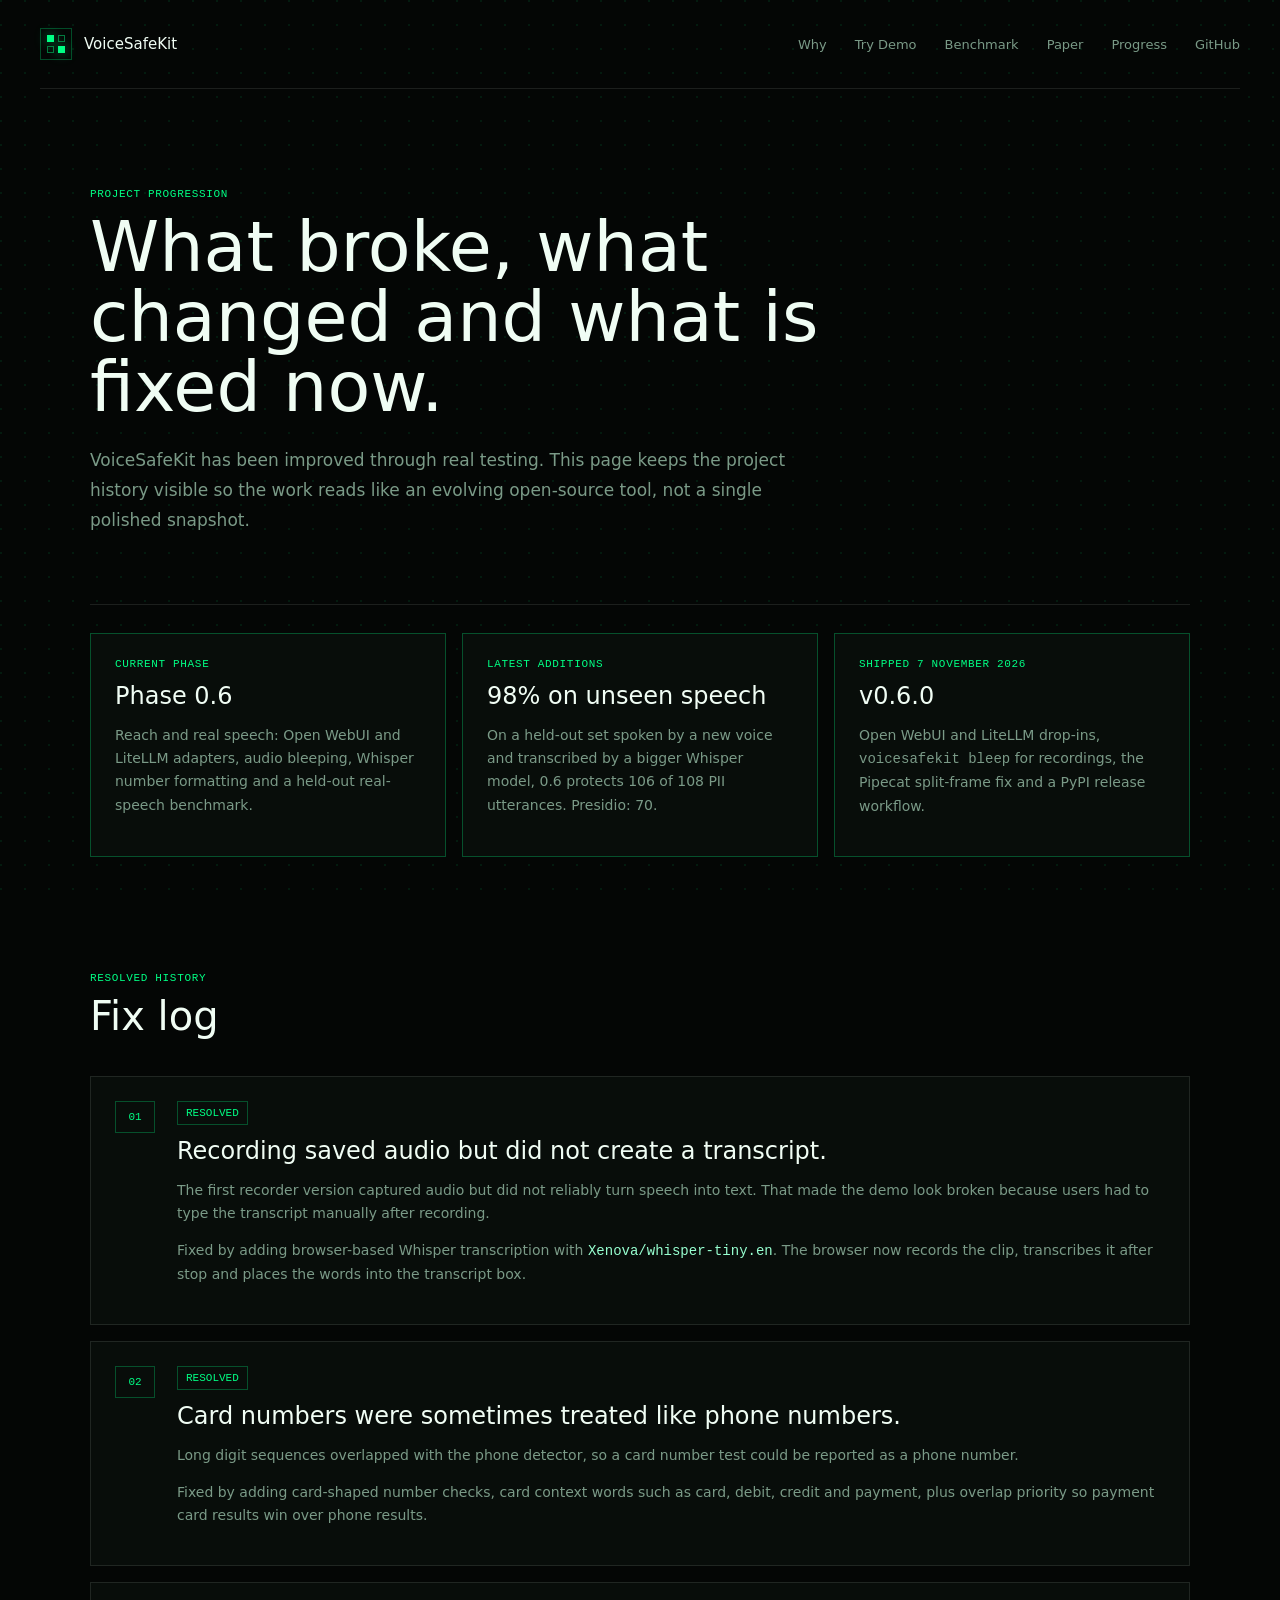
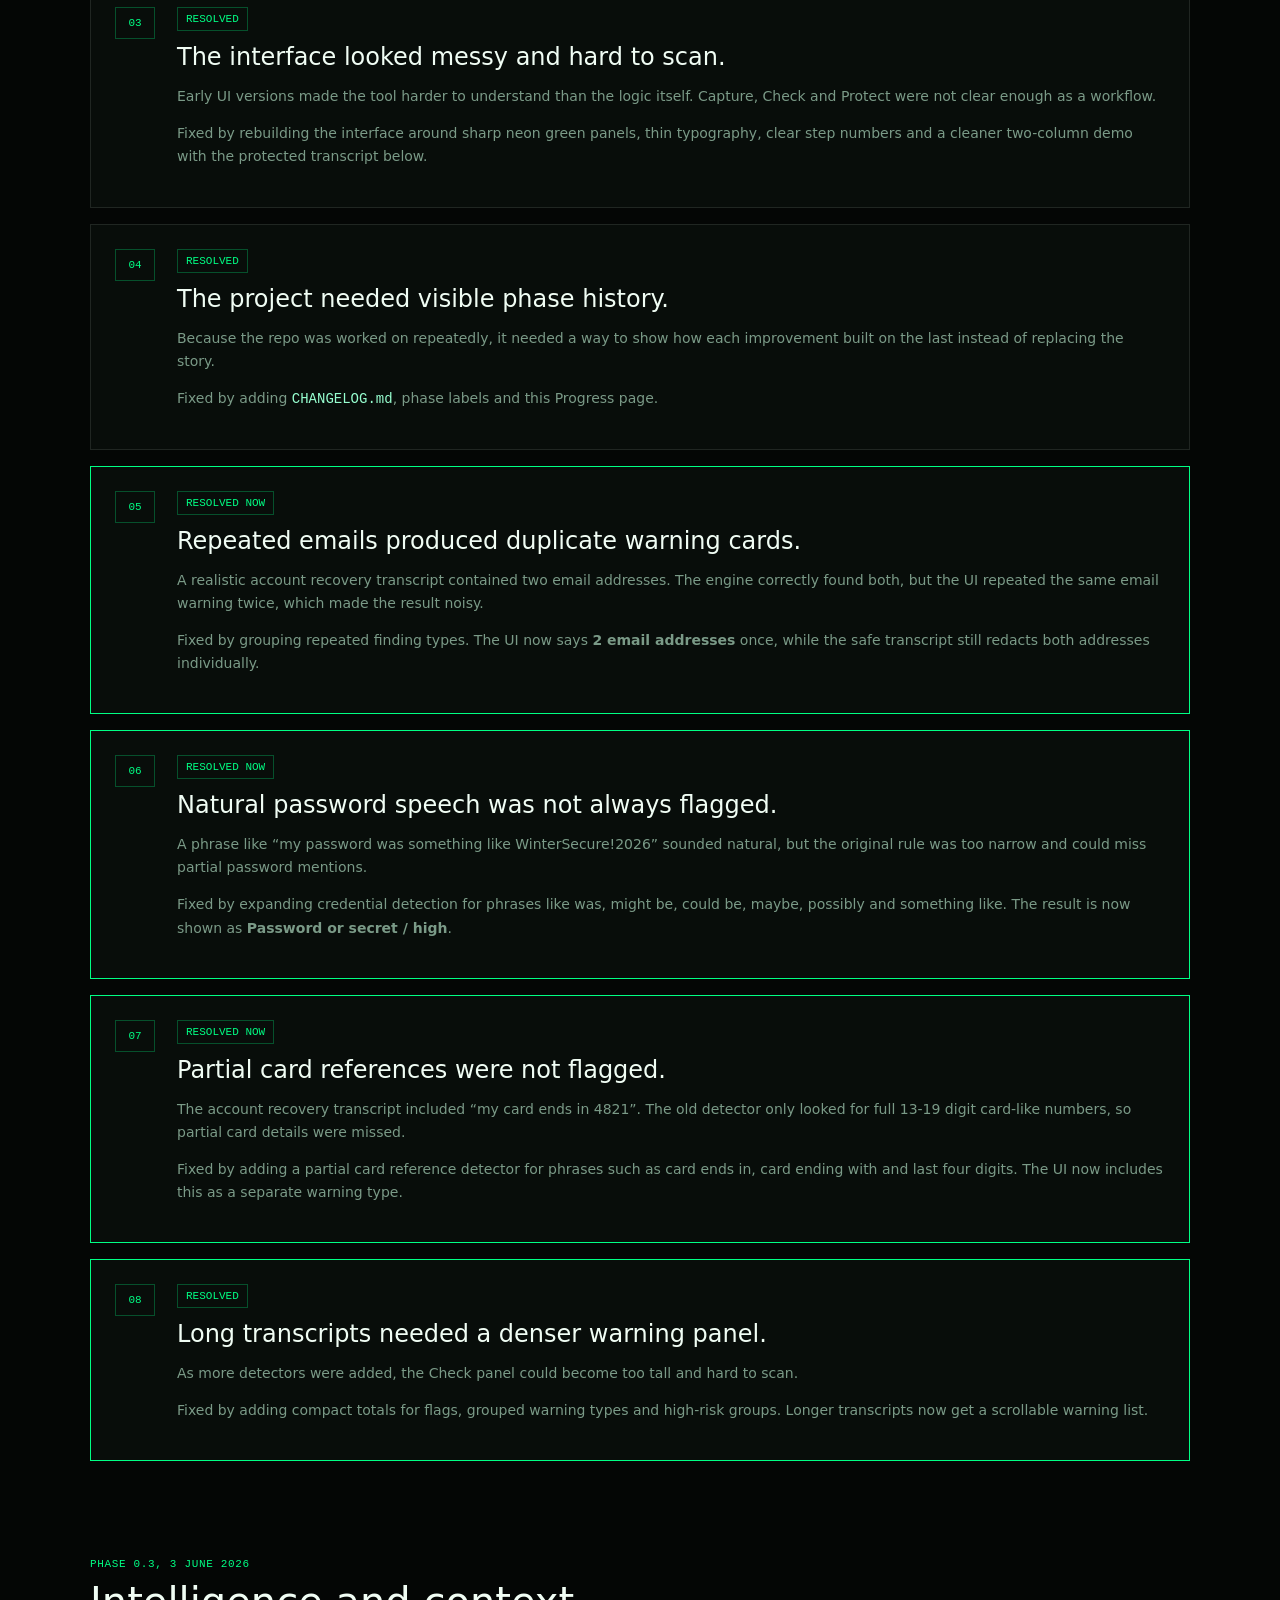
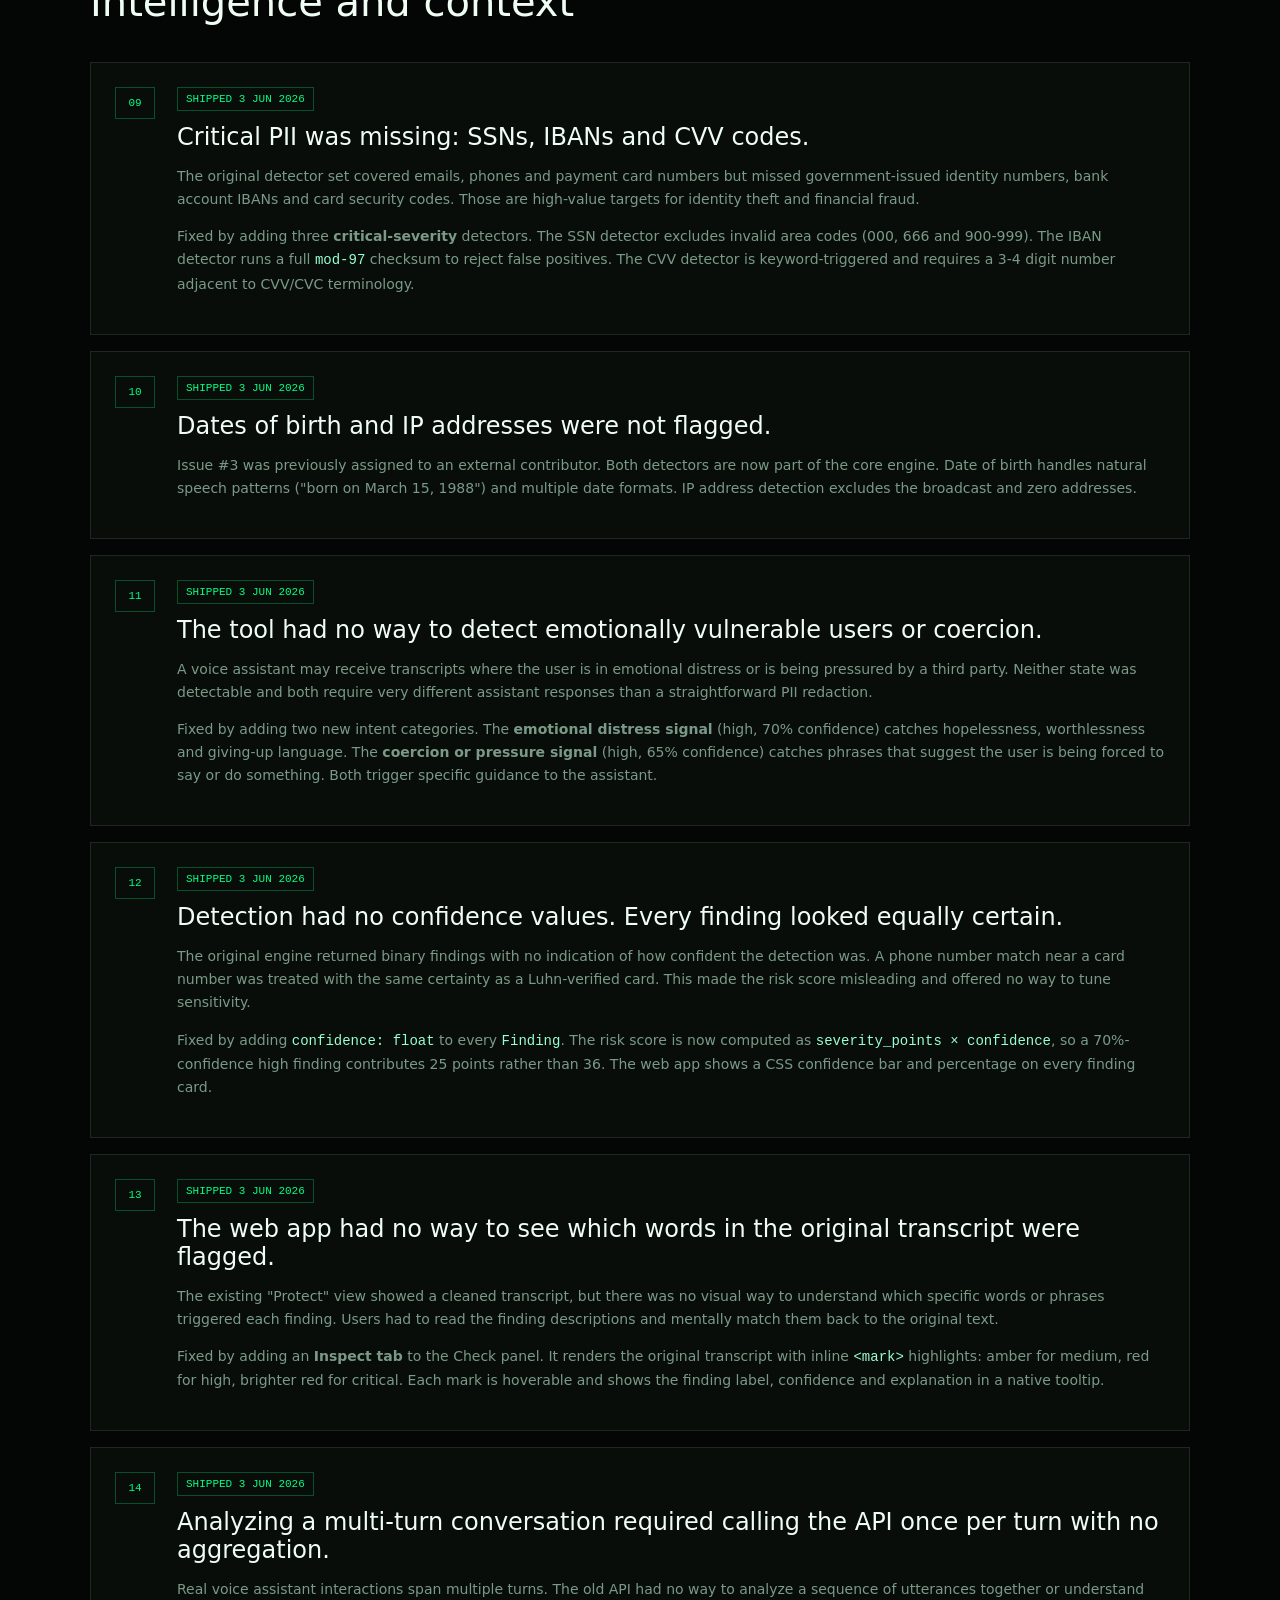
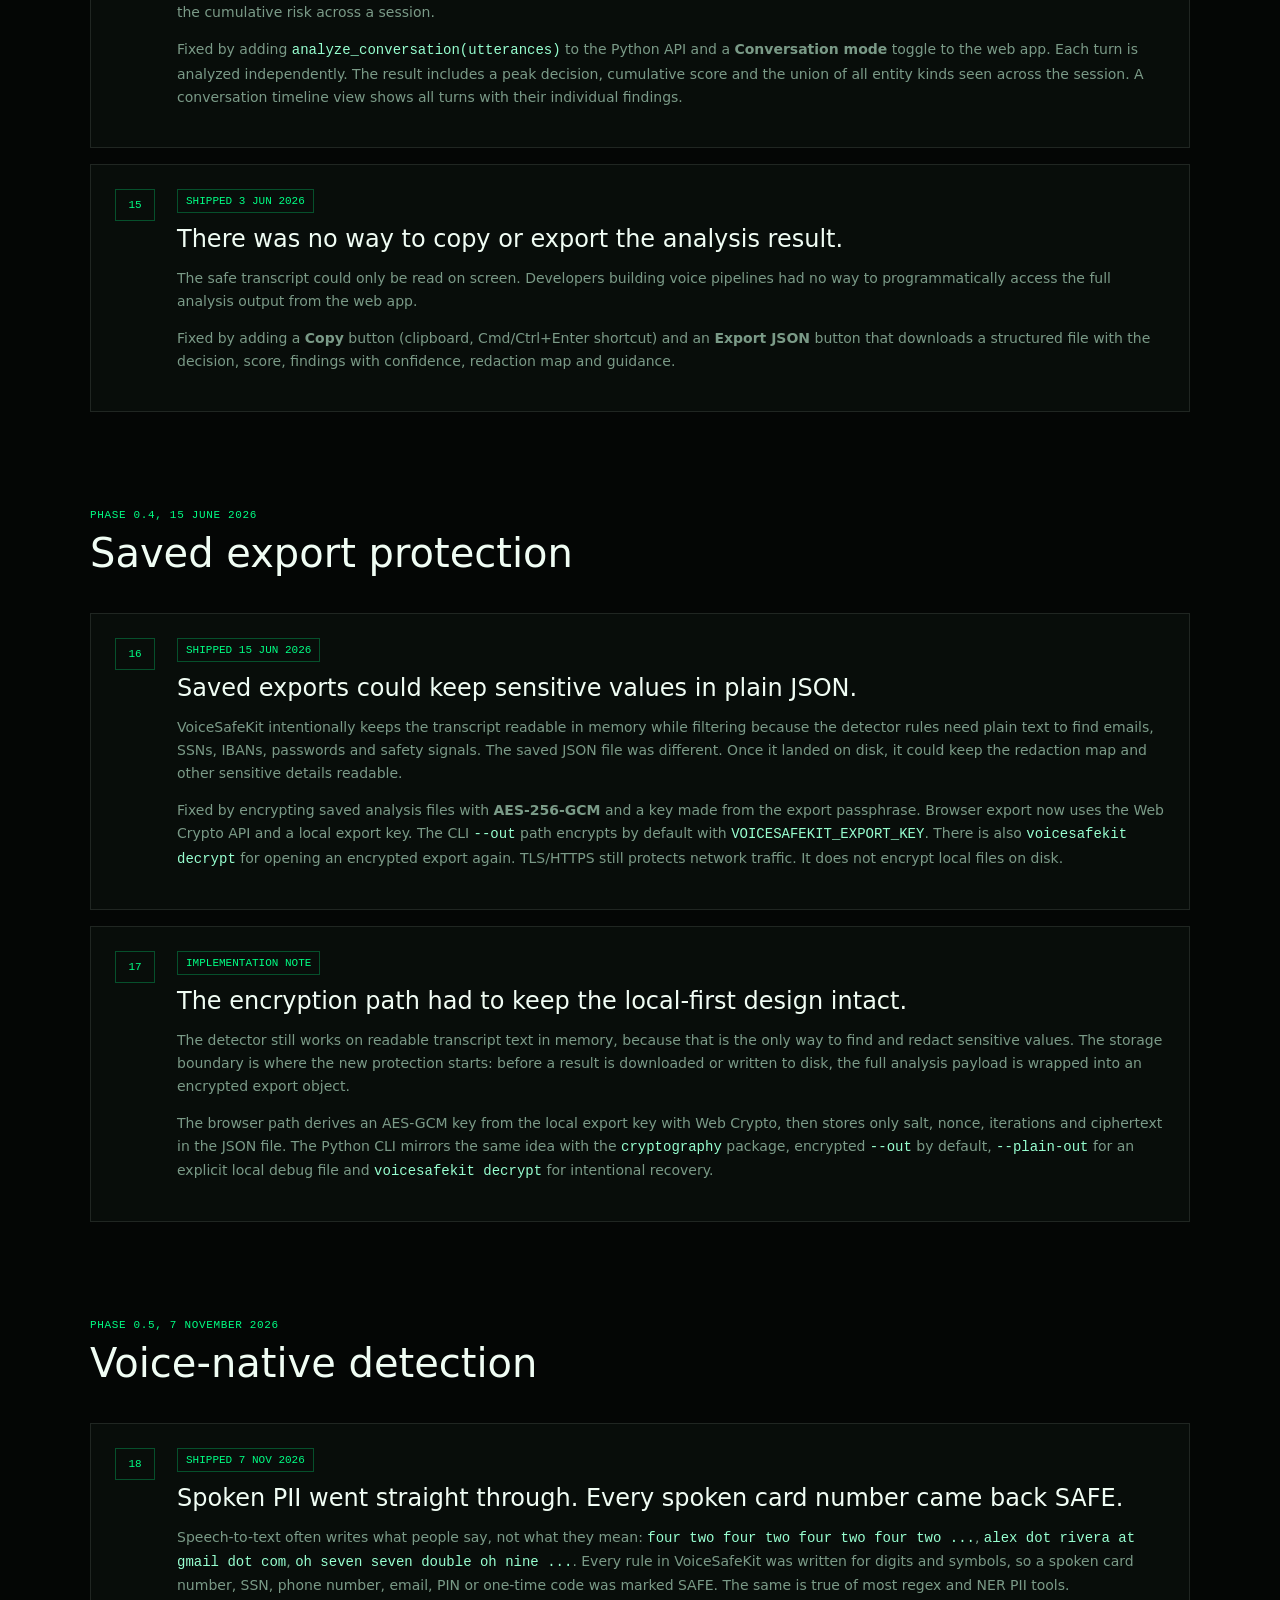
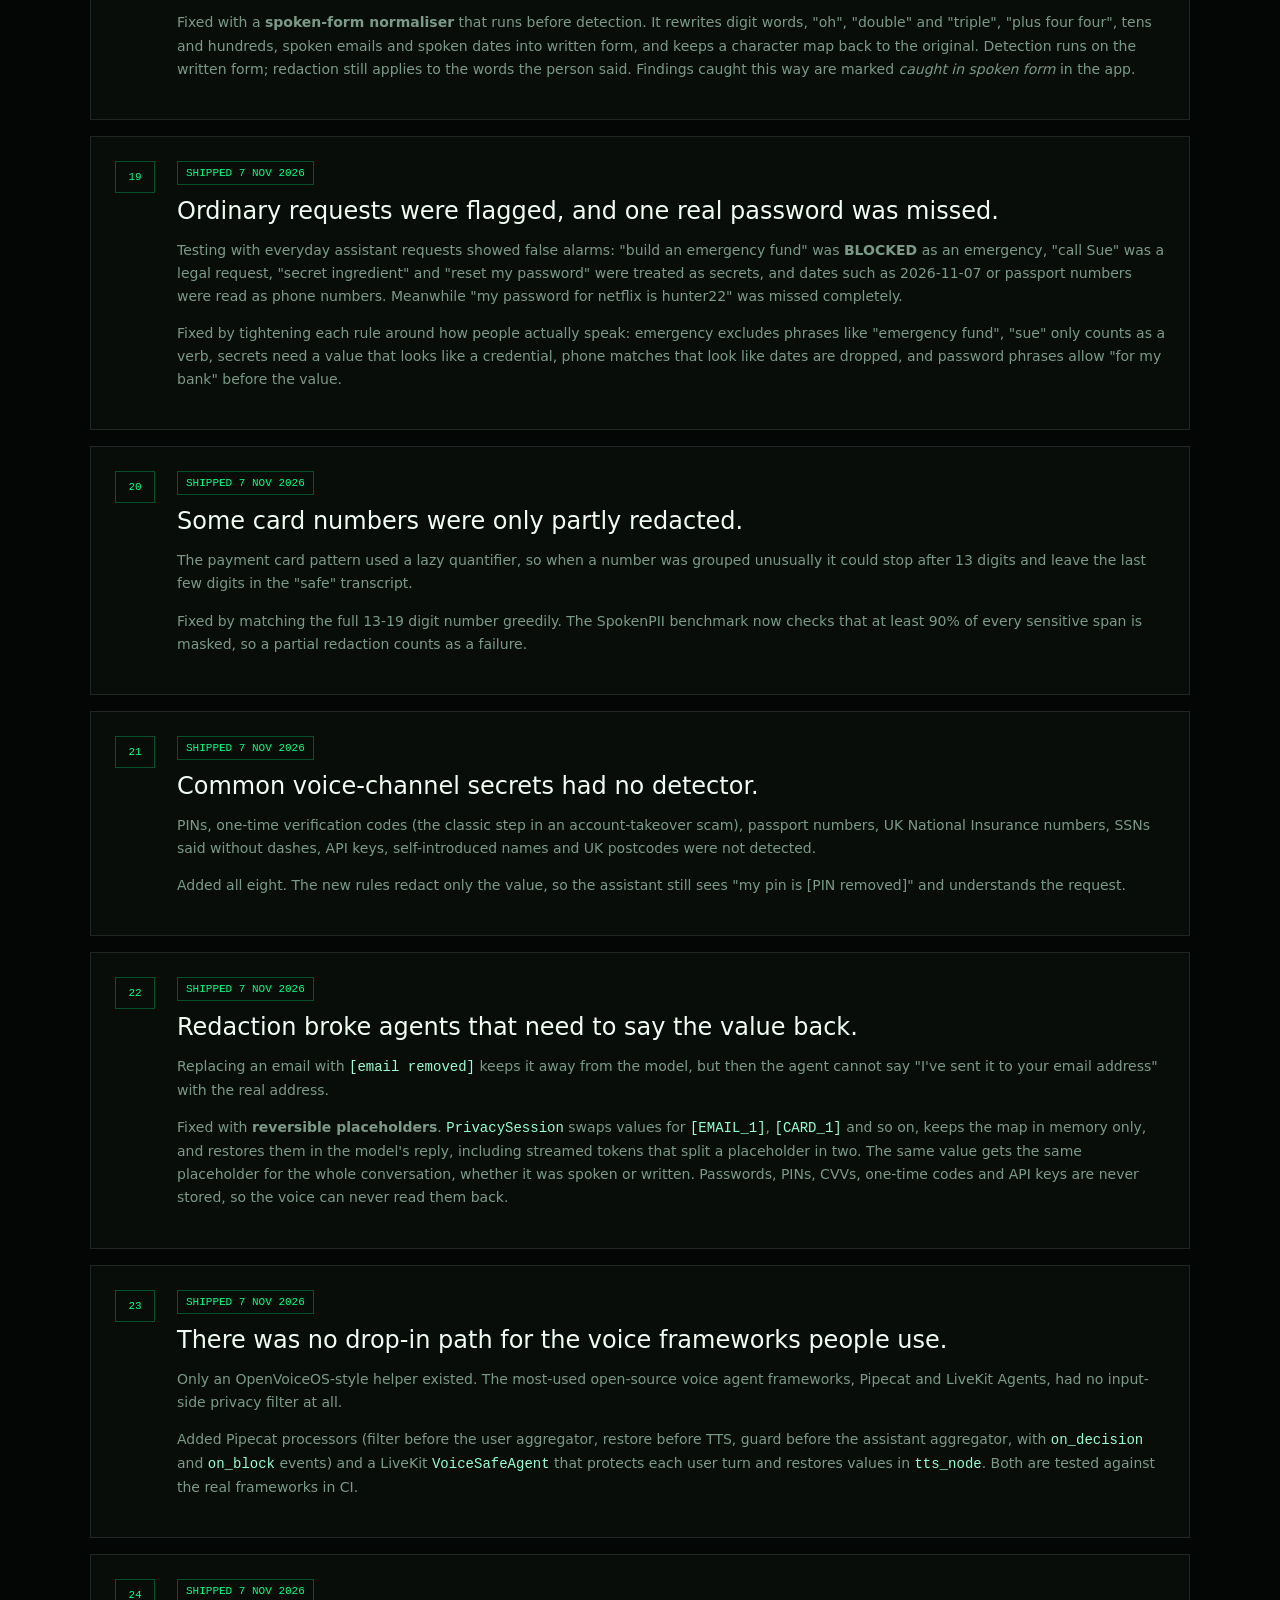
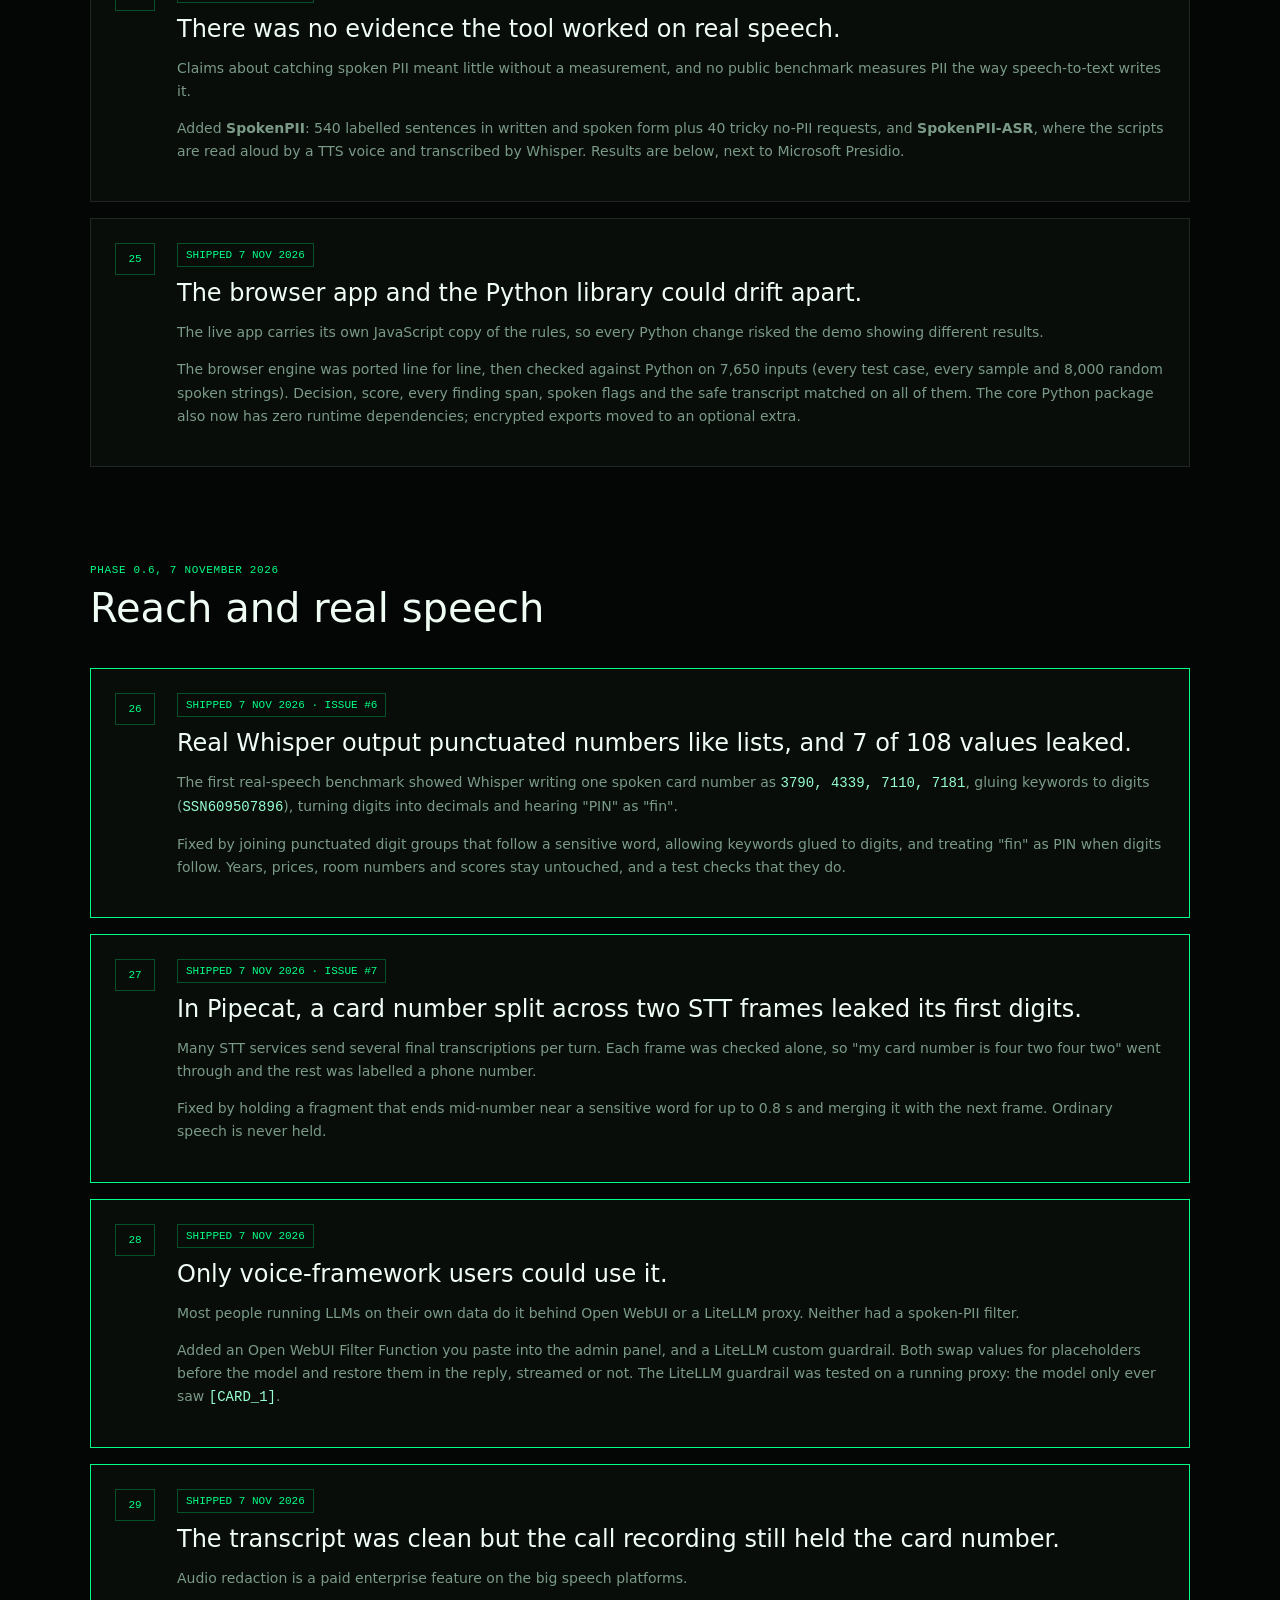
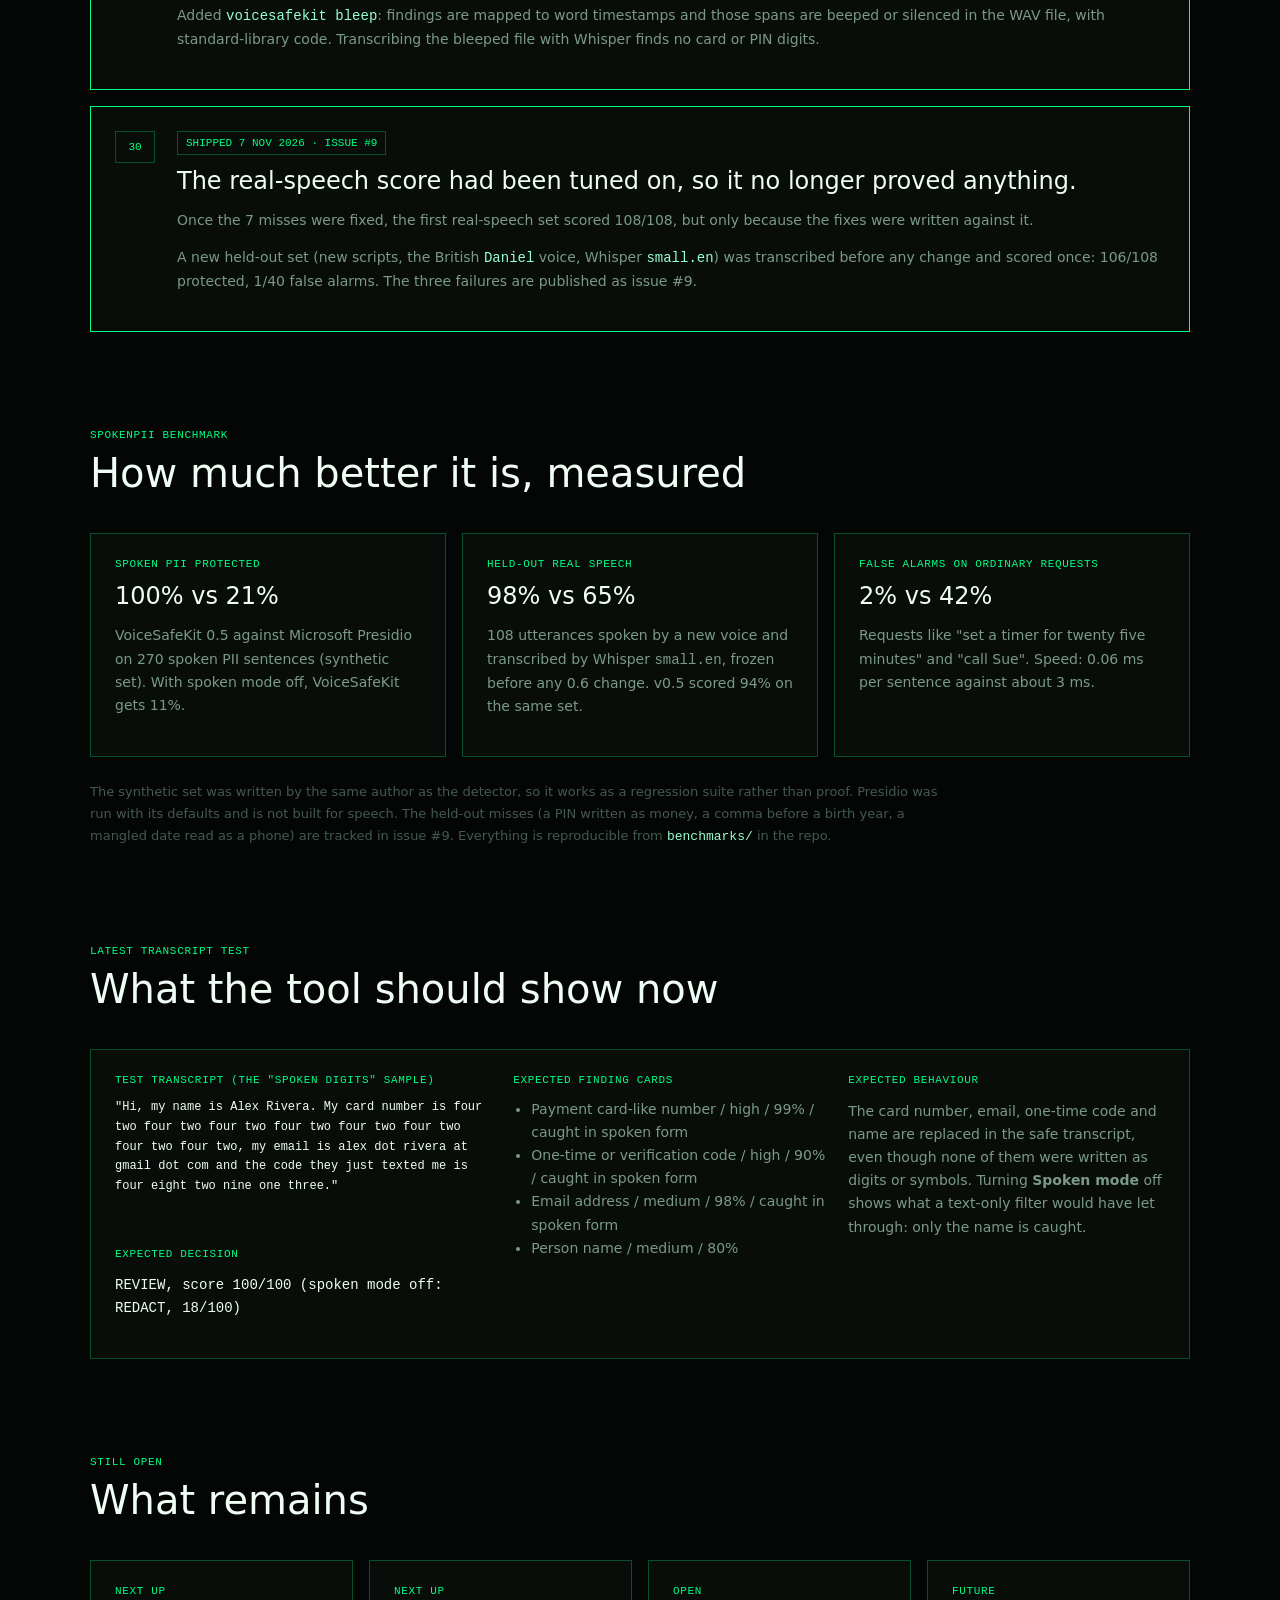
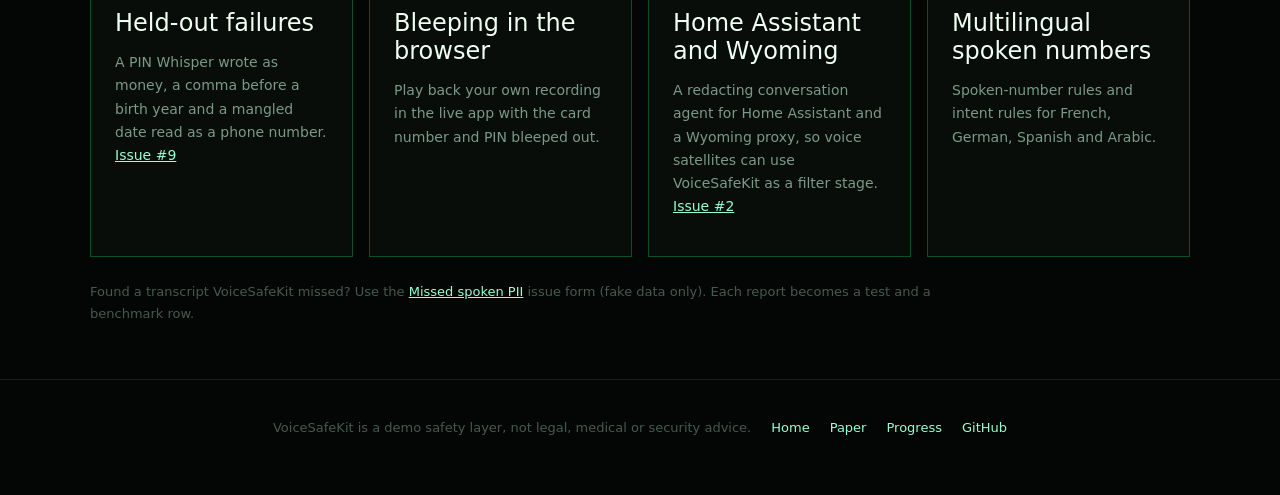
<file: docs/progress.html>
<!doctype html>
<html lang="en">
<head>
  <meta charset="utf-8">
  <meta name="viewport" content="width=device-width, initial-scale=1">
  <title>VoiceSafeKit Progress</title>
  <meta name="description" content="A transparent progress log showing what broke, what was fixed and what VoiceSafeKit is solving next.">
  <link
    rel="icon"
    href="data:image/svg+xml,%3Csvg xmlns='http://www.w3.org/2000/svg' viewBox='0 0 32 32'%3E%3Crect width='32' height='32' fill='%23030504'/%3E%3Cpath d='M7 8h18v16H7z' fill='none' stroke='%2300ff84' stroke-width='2'/%3E%3Cpath d='M11 18c3 3 7 3 10 0' fill='none' stroke='%23f6fff9' stroke-width='2' stroke-linecap='square'/%3E%3C/svg%3E"
  >
  <link rel="stylesheet" href="styles.css">
</head>
<body>
  <header class="topbar">
    <a class="brand" href="index.html" aria-label="VoiceSafeKit home">
      <span class="brand-mark" aria-hidden="true">
        <span></span><span></span><span></span><span></span>
      </span>
      <span>VoiceSafeKit</span>
    </a>
    <nav aria-label="Primary navigation">
      <a href="index.html#why">Why</a>
      <a href="index.html#demo">Try Demo</a>
      <a href="index.html#benchmark">Benchmark</a>
      <a href="paper.html">Paper</a>
      <a href="progress.html" aria-current="page">Progress</a>
      <a href="https://github.com/MohamadKanso/VoiceSafeKit">GitHub</a>
    </nav>
  </header>

  <main class="progress-page">
    <section class="progress-hero">
      <p class="eyebrow">Project progression</p>
      <h1>What broke, what changed and what is fixed now.</h1>
      <p>
        VoiceSafeKit has been improved through real testing. This page keeps the
        project history visible so the work reads like an evolving open-source
        tool, not a single polished snapshot.
      </p>
    </section>

    <section class="progress-summary-grid" aria-label="Current progress summary">
      <article>
        <span class="small-label">Current phase</span>
        <strong>Phase 0.6</strong>
        <p>Reach and real speech: Open WebUI and LiteLLM adapters, audio bleeping, Whisper number formatting and a held-out real-speech benchmark.</p>
      </article>
      <article>
        <span class="small-label">Latest additions</span>
        <strong>98% on unseen speech</strong>
        <p>On a held-out set spoken by a new voice and transcribed by a bigger Whisper model, 0.6 protects 106 of 108 PII utterances. Presidio: 70.</p>
      </article>
      <article>
        <span class="small-label">Shipped 7 November 2026</span>
        <strong>v0.6.0</strong>
        <p>Open WebUI and LiteLLM drop-ins, <code>voicesafekit bleep</code> for recordings, the Pipecat split-frame fix and a PyPI release workflow.</p>
      </article>
    </section>

    <section class="progress-section">
      <div class="section-heading">
        <p class="eyebrow">Resolved history</p>
        <h2>Fix log</h2>
      </div>

      <div class="progress-timeline">
        <article class="progress-item resolved">
          <div class="progress-marker">01</div>
          <div>
            <span class="status-chip">Resolved</span>
            <h3>Recording saved audio but did not create a transcript.</h3>
            <p>
              The first recorder version captured audio but did not reliably turn
              speech into text. That made the demo look broken because users had
              to type the transcript manually after recording.
            </p>
            <p>
              Fixed by adding browser-based Whisper transcription with
              <code>Xenova/whisper-tiny.en</code>. The browser now records the
              clip, transcribes it after stop and places the words into the
              transcript box.
            </p>
          </div>
        </article>

        <article class="progress-item resolved">
          <div class="progress-marker">02</div>
          <div>
            <span class="status-chip">Resolved</span>
            <h3>Card numbers were sometimes treated like phone numbers.</h3>
            <p>
              Long digit sequences overlapped with the phone detector, so a card
              number test could be reported as a phone number.
            </p>
            <p>
              Fixed by adding card-shaped number checks, card context words such
              as card, debit, credit and payment, plus overlap priority so payment
              card results win over phone results.
            </p>
          </div>
        </article>

        <article class="progress-item resolved">
          <div class="progress-marker">03</div>
          <div>
            <span class="status-chip">Resolved</span>
            <h3>The interface looked messy and hard to scan.</h3>
            <p>
              Early UI versions made the tool harder to understand than the logic
              itself. Capture, Check and Protect were not clear enough as a
              workflow.
            </p>
            <p>
              Fixed by rebuilding the interface around sharp neon green panels,
              thin typography, clear step numbers and a cleaner two-column demo
              with the protected transcript below.
            </p>
          </div>
        </article>

        <article class="progress-item resolved">
          <div class="progress-marker">04</div>
          <div>
            <span class="status-chip">Resolved</span>
            <h3>The project needed visible phase history.</h3>
            <p>
              Because the repo was worked on repeatedly, it needed a way to show
              how each improvement built on the last instead of replacing the
              story.
            </p>
            <p>
              Fixed by adding <code>CHANGELOG.md</code>, phase labels and this
              Progress page.
            </p>
          </div>
        </article>

        <article class="progress-item resolved current">
          <div class="progress-marker">05</div>
          <div>
            <span class="status-chip">Resolved now</span>
            <h3>Repeated emails produced duplicate warning cards.</h3>
            <p>
              A realistic account recovery transcript contained two email
              addresses. The engine correctly found both, but the UI repeated the
              same email warning twice, which made the result noisy.
            </p>
            <p>
              Fixed by grouping repeated finding types. The UI now says
              <strong>2 email addresses</strong> once, while the safe transcript
              still redacts both addresses individually.
            </p>
          </div>
        </article>

        <article class="progress-item resolved current">
          <div class="progress-marker">06</div>
          <div>
            <span class="status-chip">Resolved now</span>
            <h3>Natural password speech was not always flagged.</h3>
            <p>
              A phrase like “my password was something like WinterSecure!2026”
              sounded natural, but the original rule was too narrow and could
              miss partial password mentions.
            </p>
            <p>
              Fixed by expanding credential detection for phrases like was,
              might be, could be, maybe, possibly and something like. The result
              is now shown as <strong>Password or secret / high</strong>.
            </p>
          </div>
        </article>

        <article class="progress-item resolved current">
          <div class="progress-marker">07</div>
          <div>
            <span class="status-chip">Resolved now</span>
            <h3>Partial card references were not flagged.</h3>
            <p>
              The account recovery transcript included “my card ends in 4821”.
              The old detector only looked for full 13-19 digit card-like
              numbers, so partial card details were missed.
            </p>
            <p>
              Fixed by adding a partial card reference detector for phrases such
              as card ends in, card ending with and last four digits. The UI now
              includes this as a separate warning type.
            </p>
          </div>
        </article>

        <article class="progress-item resolved current">
          <div class="progress-marker">08</div>
          <div>
            <span class="status-chip">Resolved</span>
            <h3>Long transcripts needed a denser warning panel.</h3>
            <p>
              As more detectors were added, the Check panel could become too tall
              and hard to scan.
            </p>
            <p>
              Fixed by adding compact totals for flags, grouped warning types
              and high-risk groups. Longer transcripts now get a scrollable
              warning list.
            </p>
          </div>
        </article>
      </div>
    </section>

    <!-- Phase 0.3 entries, 3 June 2026 -->
    <section class="progress-section">
      <div class="section-heading">
        <p class="eyebrow">Phase 0.3, 3 June 2026</p>
        <h2>Intelligence and context</h2>
      </div>

      <div class="progress-timeline">
        <article class="progress-item resolved">
          <div class="progress-marker">09</div>
          <div>
            <span class="status-chip">Shipped 3 Jun 2026</span>
            <h3>Critical PII was missing: SSNs, IBANs and CVV codes.</h3>
            <p>
              The original detector set covered emails, phones and payment card
              numbers but missed government-issued identity numbers, bank account
              IBANs and card security codes. Those are high-value targets
              for identity theft and financial fraud.
            </p>
            <p>
              Fixed by adding three <strong>critical-severity</strong> detectors.
              The SSN detector excludes invalid area codes (000, 666 and 900-999).
              The IBAN detector runs a full <code>mod-97</code> checksum to reject
              false positives. The CVV detector is keyword-triggered and requires
              a 3-4 digit number adjacent to CVV/CVC terminology.
            </p>
          </div>
        </article>

        <article class="progress-item resolved">
          <div class="progress-marker">10</div>
          <div>
            <span class="status-chip">Shipped 3 Jun 2026</span>
            <h3>Dates of birth and IP addresses were not flagged.</h3>
            <p>
              Issue #3 was previously assigned to an external contributor. Both
              detectors are now part of the core engine. Date of birth handles
              natural speech patterns ("born on March 15, 1988") and multiple
              date formats. IP address detection excludes the broadcast and zero
              addresses.
            </p>
          </div>
        </article>

        <article class="progress-item resolved">
          <div class="progress-marker">11</div>
          <div>
            <span class="status-chip">Shipped 3 Jun 2026</span>
            <h3>The tool had no way to detect emotionally vulnerable users or coercion.</h3>
            <p>
              A voice assistant may receive transcripts where the user is in
              emotional distress or is being pressured by a third party. Neither
              state was detectable and both require very different assistant
              responses than a straightforward PII redaction.
            </p>
            <p>
              Fixed by adding two new intent categories. The
              <strong>emotional distress signal</strong> (high, 70% confidence)
              catches hopelessness, worthlessness and giving-up language. The
              <strong>coercion or pressure signal</strong> (high, 65% confidence)
              catches phrases that suggest the user is being forced to say or do
              something. Both trigger specific guidance to the assistant.
            </p>
          </div>
        </article>

        <article class="progress-item resolved">
          <div class="progress-marker">12</div>
          <div>
            <span class="status-chip">Shipped 3 Jun 2026</span>
            <h3>Detection had no confidence values. Every finding looked equally certain.</h3>
            <p>
              The original engine returned binary findings with no indication of
              how confident the detection was. A phone number match near a card
              number was treated with the same certainty as a Luhn-verified card.
              This made the risk score misleading and offered no way to tune
              sensitivity.
            </p>
            <p>
              Fixed by adding <code>confidence: float</code> to every
              <code>Finding</code>. The risk score is now computed as
              <code>severity_points × confidence</code>, so a 70%-confidence
              high finding contributes 25 points rather than 36. The web app
              shows a CSS confidence bar and percentage on every finding card.
            </p>
          </div>
        </article>

        <article class="progress-item resolved">
          <div class="progress-marker">13</div>
          <div>
            <span class="status-chip">Shipped 3 Jun 2026</span>
            <h3>The web app had no way to see which words in the original transcript were flagged.</h3>
            <p>
              The existing "Protect" view showed a cleaned transcript, but
              there was no visual way to understand which specific words or
              phrases triggered each finding. Users had to read the finding
              descriptions and mentally match them back to the original text.
            </p>
            <p>
              Fixed by adding an <strong>Inspect tab</strong> to the Check
              panel. It renders the original transcript with inline
              <code>&lt;mark&gt;</code> highlights: amber for medium, red for
              high, brighter red for critical. Each mark is hoverable and shows
              the finding label, confidence and explanation in a native tooltip.
            </p>
          </div>
        </article>

        <article class="progress-item resolved">
          <div class="progress-marker">14</div>
          <div>
            <span class="status-chip">Shipped 3 Jun 2026</span>
            <h3>Analyzing a multi-turn conversation required calling the API once per turn with no aggregation.</h3>
            <p>
              Real voice assistant interactions span multiple turns. The old API
              had no way to analyze a sequence of utterances together or
              understand the cumulative risk across a session.
            </p>
            <p>
              Fixed by adding <code>analyze_conversation(utterances)</code> to
              the Python API and a <strong>Conversation mode</strong> toggle to
              the web app. Each turn is analyzed independently. The result
              includes a peak decision, cumulative score and the union of all
              entity kinds seen across the session. A conversation timeline view
              shows all turns with their individual findings.
            </p>
          </div>
        </article>

        <article class="progress-item resolved">
          <div class="progress-marker">15</div>
          <div>
            <span class="status-chip">Shipped 3 Jun 2026</span>
            <h3>There was no way to copy or export the analysis result.</h3>
            <p>
              The safe transcript could only be read on screen. Developers
              building voice pipelines had no way to programmatically access the
              full analysis output from the web app.
            </p>
            <p>
              Fixed by adding a <strong>Copy</strong> button (clipboard,
              Cmd/Ctrl+Enter shortcut) and an <strong>Export JSON</strong>
              button that downloads a structured file with the decision, score,
              findings with confidence, redaction map and guidance.
            </p>
          </div>
        </article>
      </div>
    </section>

    <!-- Phase 0.4 entries, 15 June 2026 -->
    <section class="progress-section">
      <div class="section-heading">
        <p class="eyebrow">Phase 0.4, 15 June 2026</p>
        <h2>Saved export protection</h2>
      </div>

      <div class="progress-timeline">
        <article class="progress-item resolved">
          <div class="progress-marker">16</div>
          <div>
            <span class="status-chip">Shipped 15 Jun 2026</span>
            <h3>Saved exports could keep sensitive values in plain JSON.</h3>
            <p>
              VoiceSafeKit intentionally keeps the transcript readable in memory
              while filtering because the detector rules need plain text to find
              emails, SSNs, IBANs, passwords and safety signals. The saved JSON
              file was different. Once it landed on disk, it could keep the
              redaction map and other sensitive details readable.
            </p>
            <p>
              Fixed by encrypting saved analysis files with
              <strong>AES-256-GCM</strong> and a key made from the export
              passphrase. Browser export now uses the Web Crypto API and a local
              export key. The CLI <code>--out</code> path encrypts by default
              with <code>VOICESAFEKIT_EXPORT_KEY</code>. There is also
              <code>voicesafekit decrypt</code> for opening an encrypted export
              again. TLS/HTTPS still protects network traffic. It does not
              encrypt local files on disk.
            </p>
          </div>
        </article>

        <article class="progress-item resolved">
          <div class="progress-marker">17</div>
          <div>
            <span class="status-chip">Implementation note</span>
            <h3>The encryption path had to keep the local-first design intact.</h3>
            <p>
              The detector still works on readable transcript text in memory,
              because that is the only way to find and redact sensitive values.
              The storage boundary is where the new protection starts: before a
              result is downloaded or written to disk, the full analysis payload
              is wrapped into an encrypted export object.
            </p>
            <p>
              The browser path derives an AES-GCM key from the local export key
              with Web Crypto, then stores only salt, nonce, iterations and
              ciphertext in the JSON file. The Python CLI mirrors the same idea
              with the <code>cryptography</code> package, encrypted
              <code>--out</code> by default, <code>--plain-out</code> for an
              explicit local debug file and <code>voicesafekit decrypt</code>
              for intentional recovery.
            </p>
          </div>
        </article>
      </div>
    </section>

    <!-- Phase 0.5 entries, 7 November 2026 -->
    <section class="progress-section">
      <div class="section-heading">
        <p class="eyebrow">Phase 0.5, 7 November 2026</p>
        <h2>Voice-native detection</h2>
      </div>

      <div class="progress-timeline">
        <article class="progress-item resolved">
          <div class="progress-marker">18</div>
          <div>
            <span class="status-chip">Shipped 7 Nov 2026</span>
            <h3>Spoken PII went straight through. Every spoken card number came back SAFE.</h3>
            <p>
              Speech-to-text often writes what people say, not what they mean:
              <code>four two four two four two four two ...</code>,
              <code>alex dot rivera at gmail dot com</code>,
              <code>oh seven seven double oh nine ...</code>. Every rule in
              VoiceSafeKit was written for digits and symbols, so a spoken card
              number, SSN, phone number, email, PIN or one-time code was marked
              SAFE. The same is true of most regex and NER PII tools.
            </p>
            <p>
              Fixed with a <strong>spoken-form normaliser</strong> that runs before
              detection. It rewrites digit words, "oh", "double" and "triple",
              "plus four four", tens and hundreds, spoken emails and spoken dates
              into written form, and keeps a character map back to the original.
              Detection runs on the written form; redaction still applies to the
              words the person said. Findings caught this way are marked
              <em>caught in spoken form</em> in the app.
            </p>
          </div>
        </article>

        <article class="progress-item resolved">
          <div class="progress-marker">19</div>
          <div>
            <span class="status-chip">Shipped 7 Nov 2026</span>
            <h3>Ordinary requests were flagged, and one real password was missed.</h3>
            <p>
              Testing with everyday assistant requests showed false alarms:
              "build an emergency fund" was <strong>BLOCKED</strong> as an emergency,
              "call Sue" was a legal request, "secret ingredient" and "reset my
              password" were treated as secrets, and dates such as 2026-11-07 or
              passport numbers were read as phone numbers. Meanwhile
              "my password for netflix is hunter22" was missed completely.
            </p>
            <p>
              Fixed by tightening each rule around how people actually speak:
              emergency excludes phrases like "emergency fund", "sue" only counts
              as a verb, secrets need a value that looks like a credential, phone
              matches that look like dates are dropped, and password phrases allow
              "for my bank" before the value.
            </p>
          </div>
        </article>

        <article class="progress-item resolved">
          <div class="progress-marker">20</div>
          <div>
            <span class="status-chip">Shipped 7 Nov 2026</span>
            <h3>Some card numbers were only partly redacted.</h3>
            <p>
              The payment card pattern used a lazy quantifier, so when a number
              was grouped unusually it could stop after 13 digits and leave the
              last few digits in the "safe" transcript.
            </p>
            <p>
              Fixed by matching the full 13-19 digit number greedily. The
              SpokenPII benchmark now checks that at least 90% of every sensitive
              span is masked, so a partial redaction counts as a failure.
            </p>
          </div>
        </article>

        <article class="progress-item resolved">
          <div class="progress-marker">21</div>
          <div>
            <span class="status-chip">Shipped 7 Nov 2026</span>
            <h3>Common voice-channel secrets had no detector.</h3>
            <p>
              PINs, one-time verification codes (the classic step in an
              account-takeover scam), passport numbers, UK National Insurance
              numbers, SSNs said without dashes, API keys, self-introduced names
              and UK postcodes were not detected.
            </p>
            <p>
              Added all eight. The new rules redact only the value, so the
              assistant still sees "my pin is [PIN removed]" and understands the
              request.
            </p>
          </div>
        </article>

        <article class="progress-item resolved">
          <div class="progress-marker">22</div>
          <div>
            <span class="status-chip">Shipped 7 Nov 2026</span>
            <h3>Redaction broke agents that need to say the value back.</h3>
            <p>
              Replacing an email with <code>[email removed]</code> keeps it away
              from the model, but then the agent cannot say "I've sent it to your
              email address" with the real address.
            </p>
            <p>
              Fixed with <strong>reversible placeholders</strong>.
              <code>PrivacySession</code> swaps values for <code>[EMAIL_1]</code>,
              <code>[CARD_1]</code> and so on, keeps the map in memory only, and
              restores them in the model's reply, including streamed tokens that
              split a placeholder in two. The same value gets the same placeholder
              for the whole conversation, whether it was spoken or written.
              Passwords, PINs, CVVs, one-time codes and API keys are never stored,
              so the voice can never read them back.
            </p>
          </div>
        </article>

        <article class="progress-item resolved">
          <div class="progress-marker">23</div>
          <div>
            <span class="status-chip">Shipped 7 Nov 2026</span>
            <h3>There was no drop-in path for the voice frameworks people use.</h3>
            <p>
              Only an OpenVoiceOS-style helper existed. The most-used open-source
              voice agent frameworks, Pipecat and LiveKit Agents, had no input-side
              privacy filter at all.
            </p>
            <p>
              Added Pipecat processors (filter before the user aggregator, restore
              before TTS, guard before the assistant aggregator, with
              <code>on_decision</code> and <code>on_block</code> events) and a
              LiveKit <code>VoiceSafeAgent</code> that protects each user turn and
              restores values in <code>tts_node</code>. Both are tested against the
              real frameworks in CI.
            </p>
          </div>
        </article>

        <article class="progress-item resolved">
          <div class="progress-marker">24</div>
          <div>
            <span class="status-chip">Shipped 7 Nov 2026</span>
            <h3>There was no evidence the tool worked on real speech.</h3>
            <p>
              Claims about catching spoken PII meant little without a
              measurement, and no public benchmark measures PII the way
              speech-to-text writes it.
            </p>
            <p>
              Added <strong>SpokenPII</strong>: 540 labelled sentences in written and
              spoken form plus 40 tricky no-PII requests, and
              <strong>SpokenPII-ASR</strong>, where the scripts are read aloud by a
              TTS voice and transcribed by Whisper. Results are below, next to
              Microsoft Presidio.
            </p>
          </div>
        </article>

        <article class="progress-item resolved">
          <div class="progress-marker">25</div>
          <div>
            <span class="status-chip">Shipped 7 Nov 2026</span>
            <h3>The browser app and the Python library could drift apart.</h3>
            <p>
              The live app carries its own JavaScript copy of the rules, so every
              Python change risked the demo showing different results.
            </p>
            <p>
              The browser engine was ported line for line, then checked against
              Python on 7,650 inputs (every test case, every sample and 8,000
              random spoken strings). Decision, score, every finding span, spoken
              flags and the safe transcript matched on all of them. The core
              Python package also now has zero runtime dependencies; encrypted
              exports moved to an optional extra.
            </p>
          </div>
        </article>
      </div>
    </section>

    <!-- Phase 0.6 entries, 7 November 2026 -->
    <section class="progress-section">
      <div class="section-heading">
        <p class="eyebrow">Phase 0.6, 7 November 2026</p>
        <h2>Reach and real speech</h2>
      </div>

      <div class="progress-timeline">
        <article class="progress-item current">
          <div class="progress-marker">26</div>
          <div>
            <span class="status-chip">Shipped 7 Nov 2026 &middot; Issue #6</span>
            <h3>Real Whisper output punctuated numbers like lists, and 7 of 108 values leaked.</h3>
            <p>
              The first real-speech benchmark showed Whisper writing one spoken card number as
              <code>3790, 4339, 7110, 7181</code>, gluing keywords to digits
              (<code>SSN609507896</code>), turning digits into decimals and hearing "PIN" as "fin".
            </p>
            <p>
              Fixed by joining punctuated digit groups that follow a sensitive word, allowing
              keywords glued to digits, and treating "fin" as PIN when digits follow. Years,
              prices, room numbers and scores stay untouched, and a test checks that they do.
            </p>
          </div>
        </article>

        <article class="progress-item current">
          <div class="progress-marker">27</div>
          <div>
            <span class="status-chip">Shipped 7 Nov 2026 &middot; Issue #7</span>
            <h3>In Pipecat, a card number split across two STT frames leaked its first digits.</h3>
            <p>
              Many STT services send several final transcriptions per turn. Each frame was
              checked alone, so "my card number is four two four two" went through and the
              rest was labelled a phone number.
            </p>
            <p>
              Fixed by holding a fragment that ends mid-number near a sensitive word for up to
              0.8 s and merging it with the next frame. Ordinary speech is never held.
            </p>
          </div>
        </article>

        <article class="progress-item current">
          <div class="progress-marker">28</div>
          <div>
            <span class="status-chip">Shipped 7 Nov 2026</span>
            <h3>Only voice-framework users could use it.</h3>
            <p>
              Most people running LLMs on their own data do it behind Open WebUI or a LiteLLM
              proxy. Neither had a spoken-PII filter.
            </p>
            <p>
              Added an Open WebUI Filter Function you paste into the admin panel, and a LiteLLM
              custom guardrail. Both swap values for placeholders before the model and restore
              them in the reply, streamed or not. The LiteLLM guardrail was tested on a running
              proxy: the model only ever saw <code>[CARD_1]</code>.
            </p>
          </div>
        </article>

        <article class="progress-item current">
          <div class="progress-marker">29</div>
          <div>
            <span class="status-chip">Shipped 7 Nov 2026</span>
            <h3>The transcript was clean but the call recording still held the card number.</h3>
            <p>
              Audio redaction is a paid enterprise feature on the big speech platforms.
            </p>
            <p>
              Added <code>voicesafekit bleep</code>: findings are mapped to word timestamps and
              those spans are beeped or silenced in the WAV file, with standard-library code.
              Transcribing the bleeped file with Whisper finds no card or PIN digits.
            </p>
          </div>
        </article>

        <article class="progress-item current">
          <div class="progress-marker">30</div>
          <div>
            <span class="status-chip">Shipped 7 Nov 2026 &middot; Issue #9</span>
            <h3>The real-speech score had been tuned on, so it no longer proved anything.</h3>
            <p>
              Once the 7 misses were fixed, the first real-speech set scored 108/108, but only
              because the fixes were written against it.
            </p>
            <p>
              A new held-out set (new scripts, the British <code>Daniel</code> voice, Whisper
              <code>small.en</code>) was transcribed before any change and scored once:
              106/108 protected, 1/40 false alarms. The three failures are published as issue #9.
            </p>
          </div>
        </article>
      </div>
    </section>

    <section class="progress-section">
      <div class="section-heading">
        <p class="eyebrow">SpokenPII benchmark</p>
        <h2>How much better it is, measured</h2>
      </div>

      <div class="progress-summary-grid" aria-label="Benchmark headline numbers">
        <article>
          <span class="small-label">Spoken PII protected</span>
          <strong>100% vs 21%</strong>
          <p>VoiceSafeKit 0.5 against Microsoft Presidio on 270 spoken PII sentences (synthetic set). With spoken mode off, VoiceSafeKit gets 11%.</p>
        </article>
        <article>
          <span class="small-label">Held-out real speech</span>
          <strong>98% vs 65%</strong>
          <p>108 utterances spoken by a new voice and transcribed by Whisper <code>small.en</code>, frozen before any 0.6 change. v0.5 scored 94% on the same set.</p>
        </article>
        <article>
          <span class="small-label">False alarms on ordinary requests</span>
          <strong>2% vs 42%</strong>
          <p>Requests like "set a timer for twenty five minutes" and "call Sue". Speed: 0.06 ms per sentence against about 3 ms.</p>
        </article>
      </div>
      <p class="progress-note">
        The synthetic set was written by the same author as the detector, so it works as a
        regression suite rather than proof. Presidio was run with its defaults and is not
        built for speech. The held-out misses (a PIN written as money, a comma before a birth year, a mangled date
        read as a phone) are tracked in issue #9. Everything is reproducible from <code>benchmarks/</code> in the repo.
      </p>
    </section>

    <section class="progress-section">
      <div class="section-heading">
        <p class="eyebrow">Latest transcript test</p>
        <h2>What the tool should show now</h2>
      </div>

      <div class="progress-test-card">
        <div>
          <span class="small-label">Test transcript (the "Spoken digits" sample)</span>
          <p class="progress-output" style="font-size:12px;">"Hi, my name is Alex Rivera. My card number is four two four two four two four two four two four two four two four two, my email is alex dot rivera at gmail dot com and the code they just texted me is four eight two nine one three."</p>
          <p>&nbsp;</p>
          <span class="small-label">Expected decision</span>
          <p class="progress-output">REVIEW, score 100/100 (spoken mode off: REDACT, 18/100)</p>
        </div>
        <div>
          <span class="small-label">Expected finding cards</span>
          <ul>
            <li>Payment card-like number / high / 99% / caught in spoken form</li>
            <li>One-time or verification code / high / 90% / caught in spoken form</li>
            <li>Email address / medium / 98% / caught in spoken form</li>
            <li>Person name / medium / 80%</li>
          </ul>
        </div>
        <div>
          <span class="small-label">Expected behaviour</span>
          <p>
            The card number, email, one-time code and name are replaced in the safe
            transcript, even though none of them were written as digits or symbols.
            Turning <strong>Spoken mode</strong> off shows what a text-only filter
            would have let through: only the name is caught.
          </p>
        </div>
      </div>
    </section>

    <section class="progress-section">
      <div class="section-heading">
        <p class="eyebrow">Still open</p>
        <h2>What remains</h2>
      </div>

      <div class="progress-summary-grid">
        <article>
          <span class="small-label">Next up</span>
          <strong>Held-out failures</strong>
          <p>A PIN Whisper wrote as money, a comma before a birth year and a mangled date read as a phone number. <a href="https://github.com/MohamadKanso/VoiceSafeKit/issues/9">Issue #9</a></p>
        </article>
        <article>
          <span class="small-label">Next up</span>
          <strong>Bleeping in the browser</strong>
          <p>Play back your own recording in the live app with the card number and PIN bleeped out.</p>
        </article>
        <article>
          <span class="small-label">Open</span>
          <strong>Home Assistant and Wyoming</strong>
          <p>A redacting conversation agent for Home Assistant and a Wyoming proxy, so voice satellites can use VoiceSafeKit as a filter stage. <a href="https://github.com/MohamadKanso/VoiceSafeKit/issues/2">Issue #2</a></p>
        </article>
        <article>
          <span class="small-label">Future</span>
          <strong>Multilingual spoken numbers</strong>
          <p>Spoken-number rules and intent rules for French, German, Spanish and Arabic.</p>
        </article>
      </div>
      <p class="progress-note">
        Found a transcript VoiceSafeKit missed? Use the
        <a href="https://github.com/MohamadKanso/VoiceSafeKit/issues/new?template=missed_spoken_pii.yml">Missed spoken PII</a>
        issue form (fake data only). Each report becomes a test and a benchmark row.
      </p>
    </section>
  </main>

  <footer>
    <span>VoiceSafeKit is a demo safety layer, not legal, medical or security advice.</span>
    <a href="index.html">Home</a>
    <a href="paper.html">Paper</a>
    <a href="progress.html">Progress</a>
    <a href="https://github.com/MohamadKanso/VoiceSafeKit">GitHub</a>
  </footer>
</body>
</html>
</file>
<file: docs/styles.css>
:root {
  --bg: #040605;
  --surface: #080d0a;
  --surface-2: #0d1510;
  --glass: rgba(0, 255, 132, 0.05);
  --text: #f0fdf4;
  --muted: #7a9a87;
  --dim: #445a4e;
  --line: rgba(0, 255, 132, 0.28);
  --line-soft: rgba(240, 253, 244, 0.1);
  --green: #00ff84;
  --green-2: #97ffd0;
  --amber: #c8ff4d;
  --red: #ff5c5c;
}

/* Prevent author display rules from overriding the HTML hidden attribute */
[hidden] { display: none !important; }

* { box-sizing: border-box; }
html { scroll-behavior: smooth; }

body {
  margin: 0;
  color: var(--text);
  background: var(--bg);
  font-family: "Inter", ui-sans-serif, system-ui, -apple-system, BlinkMacSystemFont, "Segoe UI", sans-serif;
  font-weight: 350;
}

body::before {
  content: "";
  position: fixed;
  inset: 0;
  pointer-events: none;
  background: radial-gradient(circle at 1px 1px, rgba(0, 255, 132, 0.14) 1px, transparent 0) 0 0 / 24px 24px;
  opacity: 0.6;
  z-index: 0;
}

a { color: inherit; }
button, textarea, input { font: inherit; }

.topbar, main { position: relative; z-index: 1; width: min(1200px, calc(100vw - 48px)); margin: 0 auto; }

/* topbar */

.topbar {
  display: flex;
  align-items: center;
  justify-content: space-between;
  gap: 24px;
  padding: 28px 0;
  border-bottom: 1px solid var(--line-soft);
}

.brand, nav, .recorder-actions, .upload-row { display: flex; align-items: center; }

.brand {
  gap: 12px;
  color: var(--text);
  font-size: 15px;
  font-weight: 500;
  text-decoration: none;
}

.brand-mark {
  width: 32px; height: 32px;
  display: grid;
  grid-template-columns: repeat(2, 1fr);
  gap: 4px; padding: 6px;
  border: 1px solid var(--line);
}

.brand-mark span { background: var(--green); box-shadow: 0 0 12px rgba(0, 255, 132, 0.6); }
.brand-mark span:nth-child(2), .brand-mark span:nth-child(3) { background: transparent; box-shadow: inset 0 0 0 1px rgba(0, 255, 132, 0.45); }

nav { gap: 28px; }
nav a { color: var(--muted); font-size: 13px; font-weight: 400; text-decoration: none; transition: color 0.15s; }
nav a:hover { color: var(--text); }

/* hero */

.hero {
  display: grid;
  grid-template-columns: minmax(0, 1.1fr) minmax(340px, 0.9fr);
  gap: 48px;
  align-items: center;
  padding: 80px 0 100px;
}

.hero-copy h1 { margin: 0; font-size: 64px; font-weight: 300; line-height: 1.0; letter-spacing: -0.01em; }
.hero-copy p { margin-top: 20px; max-width: 540px; color: var(--muted); font-size: 17px; line-height: 1.75; }

.eyebrow, .small-label, .text-label {
  display: block;
  color: var(--green);
  font-family: "SFMono-Regular", Consolas, monospace;
  font-size: 11px;
  font-weight: 500;
  letter-spacing: 0.06em;
  text-transform: uppercase;
  margin-bottom: 12px;
}

.hero-actions { display: flex; flex-wrap: wrap; gap: 12px; margin-top: 36px; }

/* buttons */

.button, .ghost-button, .upload-button, .sample-buttons button {
  border: 1px solid var(--line);
  border-radius: 0;
  cursor: pointer;
  text-decoration: none;
  transition: opacity 0.15s;
}

.button { padding: 13px 22px; font-size: 14px; font-weight: 500; }
.button.primary { color: #020804; background: var(--green); }
.button.secondary, .ghost-button, .sample-buttons button, .upload-button { color: var(--muted); background: transparent; }
.button:hover, .ghost-button:hover, .upload-button:hover, .sample-buttons button:hover { opacity: 0.75; }

/* hero console */

.hero-console, .panel, .steps article { border: 1px solid var(--line); background: var(--surface); }

.hero-console { display: grid; gap: 24px; padding: 28px; }
.console-top { display: flex; justify-content: space-between; color: var(--green-2); font-family: "SFMono-Regular", Consolas, monospace; font-size: 12px; }

.glyph-board {
  display: grid; grid-template-columns: repeat(5, 1fr); gap: 10px;
  align-self: center; padding: 24px;
  border: 1px solid var(--line-soft); background: rgba(0, 0, 0, 0.2);
}
.glyph-board span { aspect-ratio: 1; border: 1px solid rgba(0, 255, 132, 0.35); }
.glyph-board span:nth-child(1), .glyph-board span:nth-child(2), .glyph-board span:nth-child(5),
.glyph-board span:nth-child(8), .glyph-board span:nth-child(11), .glyph-board span:nth-child(13),
.glyph-board span:nth-child(14), .glyph-board span:nth-child(16), .glyph-board span:nth-child(20),
.glyph-board span:nth-child(21), .glyph-board span:nth-child(22), .glyph-board span:nth-child(25) {
  background: var(--green); box-shadow: 0 0 16px rgba(0, 255, 132, 0.5);
}

.signal-lines { display: grid; grid-template-columns: repeat(9, 1fr); gap: 6px; align-items: end; height: 80px; }
.signal-lines span { min-height: 12px; border: 1px solid var(--line); background: var(--surface-2); }
.signal-lines span:nth-child(1) { height: 24px; }
.signal-lines span:nth-child(2) { height: 56px; }
.signal-lines span:nth-child(3) { height: 36px; }
.signal-lines span:nth-child(4) { height: 70px; }
.signal-lines span:nth-child(5) { height: 30px; }
.signal-lines span:nth-child(6) { height: 76px; }
.signal-lines span:nth-child(7) { height: 46px; }
.signal-lines span:nth-child(8) { height: 28px; }
.signal-lines span:nth-child(9) { height: 60px; }
.hero-console p { margin: 0; color: var(--muted); font-size: 14px; line-height: 1.6; }

/* workflow section */

.workflow, .demo-shell { padding: 96px 0; }
.section-heading, .demo-header { margin-bottom: 40px; }
h2 { margin: 0; font-size: 40px; font-weight: 300; line-height: 1; }
.steps { display: grid; grid-template-columns: repeat(3, 1fr); gap: 20px; }
.steps article { padding: 32px; }
.steps span { color: var(--green); font-family: "SFMono-Regular", Consolas, monospace; font-size: 12px; }
.steps h3 { margin: 48px 0 12px; font-size: 26px; font-weight: 380; }
.steps p { color: var(--muted); font-size: 15px; line-height: 1.65; margin: 0; }

/* sample buttons */

.sample-buttons { display: flex; flex-wrap: wrap; gap: 8px; margin-bottom: 8px; }
.sample-buttons button { padding: 9px 14px; font-size: 12px; }
.sample-buttons button.active { color: #020804; background: var(--green); border-color: var(--green); }

/* app grid */

.app-grid { display: grid; grid-template-columns: 1fr 1fr; gap: 20px; align-items: start; }
.protect-panel { grid-column: 1 / -1; }

/* panels */

.panel { padding: 28px; display: flex; flex-direction: column; gap: 20px; }

.panel-title {
  display: flex;
  align-items: center;
  gap: 14px;
  padding-bottom: 16px;
  border-bottom: 1px solid var(--line-soft);
  flex-wrap: wrap;
}

.panel-title strong { font-size: 15px; font-weight: 480; color: var(--text); }

.step-badge {
  color: var(--green);
  font-family: "SFMono-Regular", Consolas, monospace;
  font-size: 11px;
  font-weight: 500;
  padding: 3px 8px;
  border: 1px solid var(--line);
  flex-shrink: 0;
}

.panel-desc { color: var(--dim); font-size: 13px; line-height: 1.55; margin: -8px 0 0; }

/* conversation mode toggle */

.conv-toggle {
  margin-left: auto;
  padding: 5px 12px;
  border: 1px solid var(--line);
  background: transparent;
  color: var(--muted);
  font-family: "SFMono-Regular", Consolas, monospace;
  font-size: 11px;
  font-weight: 500;
  letter-spacing: 0.04em;
  text-transform: uppercase;
  cursor: pointer;
  transition: color 0.15s, border-color 0.15s, background 0.15s;
}
.conv-toggle.active { color: #020804; background: var(--green); border-color: var(--green); }
.conv-toggle:hover:not(.active) { color: var(--green); border-color: var(--green); }

/* spoken mode toggle (sits beside the transcript label) */

.transcript-head {
  display: flex;
  align-items: center;
  justify-content: space-between;
  gap: 12px;
  flex-wrap: wrap;
  margin-bottom: -12px;
}
.transcript-head .text-label { margin-bottom: 0; }

.spoken-toggle {
  padding: 5px 12px;
  border: 1px solid var(--line);
  background: transparent;
  color: var(--muted);
  font-family: "SFMono-Regular", Consolas, monospace;
  font-size: 11px;
  font-weight: 500;
  letter-spacing: 0.04em;
  text-transform: uppercase;
  cursor: pointer;
  transition: color 0.15s, border-color 0.15s, background 0.15s;
}
.spoken-toggle.active { color: #020804; background: var(--green); border-color: var(--green); }
.spoken-toggle:hover:not(.active) { color: var(--green); border-color: var(--green); }
.spoken-toggle:focus-visible { outline: 1px solid var(--green); outline-offset: 2px; }

.spoken-hint { color: var(--dim); font-size: 12px; line-height: 1.5; margin: 0 0 -8px; }

/* "caught in spoken form" badge on findings */

.finding-meta { display: flex; align-items: center; flex-wrap: wrap; gap: 8px; }

.spoken-badge {
  color: var(--green);
  font-family: "SFMono-Regular", Consolas, monospace;
  font-size: 10px;
  font-weight: 500;
  letter-spacing: 0.06em;
  text-transform: uppercase;
  padding: 2px 7px;
  border: 1px dashed var(--green);
}

/* turn history */

.turn-history {
  display: flex;
  flex-wrap: wrap;
  gap: 6px;
  padding: 12px;
  border: 1px solid var(--line-soft);
  background: var(--surface-2);
  min-height: 44px;
}

.turn-history-empty { color: var(--dim); font-size: 12px; margin: 0; }

.turn-chip {
  display: flex;
  align-items: center;
  gap: 6px;
  padding: 4px 10px;
  border: 1px solid var(--line-soft);
  background: var(--surface);
  font-family: "SFMono-Regular", Consolas, monospace;
  font-size: 11px;
}

.turn-chip-safe { border-color: rgba(0, 255, 132, 0.3); }
.turn-chip-redact { border-color: rgba(200, 255, 77, 0.3); }
.turn-chip-review, .turn-chip-block { border-color: rgba(255, 92, 92, 0.3); }

.turn-chip-num { color: var(--dim); }
.turn-chip-decision { color: var(--green-2); }
.turn-chip-review .turn-chip-decision, .turn-chip-block .turn-chip-decision { color: var(--red); }
.turn-chip-redact .turn-chip-decision { color: var(--amber); }
.turn-chip-safe .turn-chip-decision { color: var(--green); }

/* add turn button */

.add-turn-btn {
  width: 100%;
  padding: 12px;
  border: 1px dashed var(--line);
  background: transparent;
  color: var(--green);
  font-family: "SFMono-Regular", Consolas, monospace;
  font-size: 13px;
  font-weight: 500;
  letter-spacing: 0.04em;
  cursor: pointer;
  transition: background 0.15s, border-style 0.15s;
}
.add-turn-btn:hover { background: rgba(0, 255, 132, 0.05); border-style: solid; }

.shortcut-hint { color: var(--dim); font-size: 11px; font-family: "SFMono-Regular", Consolas, monospace; margin: -14px 0 0; text-align: center; }

/* tab system */

.panel-tabs {
  display: flex;
  gap: 2px;
  margin-left: auto;
}

.tab-btn {
  padding: 5px 12px;
  border: 1px solid var(--line-soft);
  border-bottom: none;
  background: transparent;
  color: var(--muted);
  font-family: "SFMono-Regular", Consolas, monospace;
  font-size: 11px;
  font-weight: 500;
  letter-spacing: 0.04em;
  text-transform: uppercase;
  cursor: pointer;
  transition: color 0.15s, background 0.15s;
}
.tab-btn.active { color: var(--green); background: rgba(0, 255, 132, 0.06); border-color: var(--line); }
.tab-btn:hover:not(.active) { color: var(--text); }

/* protect actions */

.protect-actions { display: flex; gap: 8px; margin-left: auto; }

.action-btn {
  padding: 5px 12px;
  border: 1px solid var(--line);
  background: transparent;
  color: var(--muted);
  font-family: "SFMono-Regular", Consolas, monospace;
  font-size: 11px;
  font-weight: 500;
  letter-spacing: 0.04em;
  text-transform: uppercase;
  cursor: pointer;
  transition: color 0.15s, border-color 0.15s;
}
.action-btn:hover { color: var(--green); border-color: var(--green); }
.action-btn:disabled { cursor: wait; opacity: 0.45; }

/* recorder */

.recorder-card {
  display: grid;
  grid-template-columns: 1fr auto;
  gap: 16px;
  align-items: start;
  padding: 20px;
  border: 1px solid var(--line-soft);
  background: var(--surface-2);
}

.recorder-info p { margin: 6px 0 0; color: var(--muted); font-size: 13px; line-height: 1.5; }
.recorder-card.recording { border-color: var(--green); }

.waveform { display: none; align-items: flex-end; gap: 3px; height: 28px; margin-top: 12px; }
.recorder-card.recording .waveform { display: flex; }
.waveform span { display: block; width: 3px; background: var(--green); border-radius: 1px; animation: wave 1.1s ease-in-out infinite; transform-origin: bottom; }
.waveform span:nth-child(1)  { height: 8px;  animation-delay: 0s; }
.waveform span:nth-child(2)  { height: 18px; animation-delay: 0.1s; }
.waveform span:nth-child(3)  { height: 12px; animation-delay: 0.2s; }
.waveform span:nth-child(4)  { height: 24px; animation-delay: 0.05s; }
.waveform span:nth-child(5)  { height: 10px; animation-delay: 0.3s; }
.waveform span:nth-child(6)  { height: 20px; animation-delay: 0.15s; }
.waveform span:nth-child(7)  { height: 14px; animation-delay: 0.25s; }
.waveform span:nth-child(8)  { height: 22px; animation-delay: 0.08s; }
.waveform span:nth-child(9)  { height: 9px;  animation-delay: 0.35s; }
.waveform span:nth-child(10) { height: 16px; animation-delay: 0.18s; }

@keyframes wave {
  0%, 100% { transform: scaleY(0.4); opacity: 0.45; }
  50%       { transform: scaleY(1);   opacity: 1; }
}

.recorder-actions { gap: 8px; padding-top: 2px; }

.icon-button {
  width: 44px; height: 44px;
  display: grid; place-items: center;
  border: 1px solid var(--line);
  background: var(--surface-2);
  cursor: pointer;
  transition: border-color 0.15s;
}
.icon-button:hover:not(:disabled) { border-color: var(--green); }
.icon-button span { width: 13px; height: 13px; display: block; border-radius: 50%; background: var(--green); }
.icon-button.stop span { border-radius: 0; }
.icon-button:disabled { cursor: not-allowed; opacity: 0.3; }

/* upload row */

.upload-row { gap: 10px; }
.upload-button, .ghost-button { padding: 10px 14px; font-size: 13px; font-weight: 420; }
#fileInput { position: absolute; width: 1px; height: 1px; opacity: 0; pointer-events: none; }
.text-label { margin-bottom: -12px; }

textarea, input[type="password"] {
  width: 100%;
  border: 1px solid var(--line-soft);
  border-radius: 0;
  padding: 16px;
  color: var(--text);
  background: var(--surface-2);
  font: 14px/1.6 "SFMono-Regular", Consolas, monospace;
  transition: border-color 0.15s;
}
textarea {
  min-height: 160px;
  resize: vertical;
}
input[type="password"] { min-height: 48px; }
textarea:focus, input[type="password"]:focus { outline: none; border-color: var(--line); }
button:focus-visible, .upload-button:focus-visible { outline: 1px solid var(--green); outline-offset: 3px; }

/* result panel */

.score-row { display: grid; grid-template-columns: 1fr 1fr; gap: 12px; }
.score-cell { padding: 18px; border: 1px solid var(--line-soft); background: var(--surface-2); }
.score-cell strong { display: block; margin-top: 8px; color: var(--text); font-family: "SFMono-Regular", Consolas, monospace; font-size: 28px; font-weight: 500; }

/* Decision value colours */
.decision-val { transition: color 0.2s; }
.decision-val.safe { color: var(--green); }
.decision-val.redact { color: var(--green-2); }
.decision-val.review { color: var(--amber); }
.decision-val.block { color: var(--red); }

.summary-text { color: var(--muted); font-size: 14px; line-height: 1.6; margin: 0; }

.finding-stats { display: grid; grid-template-columns: repeat(3, 1fr); gap: 10px; }
.finding-stat { min-width: 0; padding: 12px; border: 1px solid var(--line-soft); background: var(--surface-2); }
.finding-stat strong { display: block; margin-top: 6px; color: var(--text); font-family: "SFMono-Regular", Consolas, monospace; font-size: 22px; font-weight: 480; }

.findings { display: grid; gap: 10px; max-height: 390px; overflow-y: auto; padding-right: 4px; scrollbar-color: var(--green) transparent; }

.finding {
  padding: 16px;
  border: 1px solid var(--line-soft);
  border-left: 2px solid var(--green);
  background: var(--surface-2);
  display: flex;
  flex-direction: column;
  gap: 6px;
}
.finding.medium { border-left-color: var(--amber); }
.finding.high, .finding.critical { border-left-color: var(--red); }

.finding-header { display: flex; align-items: center; justify-content: space-between; gap: 10px; }
.finding-header strong { font-size: 13px; font-weight: 520; }

.sev-badge {
  font-family: "SFMono-Regular", Consolas, monospace;
  font-size: 10px;
  font-weight: 500;
  letter-spacing: 0.06em;
  text-transform: uppercase;
  padding: 2px 7px;
  border: 1px solid;
  flex-shrink: 0;
}
.sev-badge.low    { color: var(--green-2); border-color: rgba(0, 255, 132, 0.3); }
.sev-badge.medium { color: var(--amber); border-color: rgba(200, 255, 77, 0.3); }
.sev-badge.high   { color: var(--red); border-color: rgba(255, 92, 92, 0.3); }
.sev-badge.critical { color: #ff8888; border-color: rgba(255, 136, 136, 0.4); }

.finding-count { color: var(--green-2); font-family: "SFMono-Regular", Consolas, monospace; font-size: 11px; }
.finding p { margin: 0; color: var(--muted); font-size: 13px; line-height: 1.5; }

/* Confidence bar */
.conf-track { width: 100%; height: 3px; background: var(--line-soft); }
.conf-fill { height: 100%; background: var(--green); transition: width 0.4s ease; }
.conf-fill.medium { background: var(--amber); }
.conf-fill.high, .conf-fill.critical { background: var(--red); }
.conf-label { color: var(--dim); font-family: "SFMono-Regular", Consolas, monospace; font-size: 10px; letter-spacing: 0.04em; }

/* inspect tab - highlight view */

.highlight-legend {
  display: flex;
  flex-wrap: wrap;
  align-items: center;
  gap: 10px;
  padding: 10px 12px;
  border: 1px solid var(--line-soft);
  background: var(--surface-2);
}

.legend-item {
  font-family: "SFMono-Regular", Consolas, monospace;
  font-size: 10px;
  font-weight: 500;
  letter-spacing: 0.06em;
  text-transform: uppercase;
  padding: 3px 8px;
  border-radius: 2px;
}
.legend-medium { background: rgba(200, 255, 77, 0.18); color: var(--amber); border: 1px solid rgba(200, 255, 77, 0.3); }
.legend-high   { background: rgba(255, 92, 92, 0.15); color: var(--red); border: 1px solid rgba(255, 92, 92, 0.3); }
.legend-critical { background: rgba(255, 136, 136, 0.12); color: #ff8888; border: 1px solid rgba(255, 136, 136, 0.25); }
.legend-hint { margin-left: auto; color: var(--dim); font-size: 11px; font-style: italic; }

.transcript-highlight {
  padding: 16px;
  border: 1px solid var(--line-soft);
  background: var(--surface-2);
  font: 13px/1.9 "SFMono-Regular", Consolas, monospace;
  white-space: pre-wrap;
  word-break: break-word;
  min-height: 120px;
}

.transcript-highlight .safe-text { color: var(--text); opacity: 0.75; }

/* PII highlight marks */
.pii-mark {
  border-radius: 2px;
  padding: 1px 3px;
  cursor: help;
  font-weight: 500;
  transition: opacity 0.15s;
}
.pii-mark:focus { outline: 1px solid var(--green); outline-offset: 2px; }
.pii-mark:hover { opacity: 0.85; }

.pii-mark.pii-low {
  background: rgba(0, 255, 132, 0.12);
  border-bottom: 2px solid var(--green);
  color: var(--green);
}
.pii-mark.pii-medium {
  background: rgba(200, 255, 77, 0.18);
  border-bottom: 2px solid var(--amber);
  color: var(--amber);
}
.pii-mark.pii-high {
  background: rgba(255, 92, 92, 0.15);
  border-bottom: 2px solid var(--red);
  color: #ffb0b0;
}
.pii-mark.pii-critical {
  background: rgba(255, 136, 136, 0.20);
  border-bottom: 2px solid #ff8888;
  color: #ff8888;
  font-weight: 600;
}
.pii-mark.pii-spoken { outline: 1px dashed var(--green); outline-offset: 1px; }

/* protect panel */

.protect-body { display: grid; grid-template-columns: 1fr 1fr; gap: 20px; }
.protect-col { display: flex; flex-direction: column; gap: 12px; }
.export-options { display: grid; gap: 12px; max-width: 420px; }

pre {
  margin: 0;
  padding: 20px;
  min-height: 120px;
  border: 1px solid var(--line-soft);
  background: var(--surface-2);
  white-space: pre-wrap;
  color: var(--text);
  font: 13px/1.65 "SFMono-Regular", Consolas, monospace;
}

.guidance { display: grid; gap: 10px; }
.guidance p { margin: 0; padding: 16px; border: 1px solid var(--line-soft); background: var(--surface-2); color: var(--muted); font-size: 13px; line-height: 1.55; }

/* conversation timeline */

.conv-timeline {
  margin-top: 40px;
  padding-top: 40px;
  border-top: 1px solid var(--line-soft);
}

.conv-timeline-header { margin-bottom: 24px; }
.conv-timeline-header h3 { font-size: 28px; font-weight: 320; margin: 6px 0 0; }

.cumulative-risk { margin-bottom: 24px; }

.cumulative-bar {
  display: flex;
  flex-wrap: wrap;
  gap: 16px;
  padding: 20px;
  border: 1px solid var(--line);
  background: var(--surface);
}

.cumulative-stat { display: flex; flex-direction: column; gap: 6px; }
.cumulative-stat strong { font-family: "SFMono-Regular", Consolas, monospace; font-size: 20px; font-weight: 500; color: var(--text); }
.cumulative-stat.wide { flex: 1; }
.cumulative-stat.wide strong { font-size: 13px; }

.turn-cards { display: grid; grid-template-columns: repeat(auto-fill, minmax(300px, 1fr)); gap: 16px; }

.turn-card {
  padding: 20px;
  border: 1px solid var(--line-soft);
  background: var(--surface);
  display: flex;
  flex-direction: column;
  gap: 12px;
}
.turn-card-safe { border-left: 3px solid var(--green); }
.turn-card-redact { border-left: 3px solid var(--amber); }
.turn-card-review { border-left: 3px solid var(--red); }
.turn-card-block { border-left: 3px solid #ff8888; }

.turn-card-header { display: flex; align-items: center; gap: 10px; }

.turn-badge {
  font-family: "SFMono-Regular", Consolas, monospace;
  font-size: 11px;
  color: var(--green);
  padding: 2px 8px;
  border: 1px solid var(--line);
}

.turn-decision-chip {
  font-family: "SFMono-Regular", Consolas, monospace;
  font-size: 11px;
  font-weight: 600;
  letter-spacing: 0.05em;
}
.turn-decision-safe { color: var(--green); }
.turn-decision-redact { color: var(--green-2); }
.turn-decision-review { color: var(--amber); }
.turn-decision-block { color: var(--red); }

.turn-score-num { margin-left: auto; color: var(--muted); font-family: "SFMono-Regular", Consolas, monospace; font-size: 12px; }

.turn-transcript-preview { margin: 0; color: var(--muted); font-size: 13px; line-height: 1.55; }

.turn-findings-row { display: flex; flex-wrap: wrap; gap: 6px; }

.turn-tag {
  font-family: "SFMono-Regular", Consolas, monospace;
  font-size: 10px;
  letter-spacing: 0.04em;
  padding: 3px 8px;
  border: 1px solid;
}
.turn-tag-medium { color: var(--amber); border-color: rgba(200, 255, 77, 0.3); }
.turn-tag-high { color: var(--red); border-color: rgba(255, 92, 92, 0.3); }
.turn-tag-critical { color: #ff8888; border-color: rgba(255, 136, 136, 0.3); }
.turn-tag-safe { color: var(--green); border-color: rgba(0, 255, 132, 0.3); }
.turn-tag-muted { color: var(--dim); border-color: var(--line-soft); }

/* toast notifications */

.toast-container {
  position: fixed;
  bottom: 28px; right: 28px;
  z-index: 100;
  display: flex;
  flex-direction: column;
  gap: 10px;
  pointer-events: none;
}

.toast {
  padding: 11px 18px;
  border: 1px solid var(--line);
  background: var(--surface);
  color: var(--text);
  font-size: 13px;
  font-family: "SFMono-Regular", Consolas, monospace;
  pointer-events: auto;
  animation: toast-in 0.18s ease, toast-out 0.2s ease 3s forwards;
}
.toast-error { border-color: rgba(255, 92, 92, 0.5); color: var(--red); }

@keyframes toast-in {
  from { opacity: 0; transform: translateY(10px); }
  to   { opacity: 1; transform: translateY(0); }
}
@keyframes toast-out {
  from { opacity: 1; }
  to   { opacity: 0; transform: translateY(6px); }
}

/* footer */

footer {
  display: flex; flex-wrap: wrap; justify-content: center; gap: 20px;
  padding: 40px 16px; color: var(--dim); font-size: 13px;
  border-top: 1px solid var(--line-soft);
}
footer a { color: var(--green-2); text-decoration: none; }

/* progress page */

.progress-page { max-width: 1100px; }
.progress-hero { padding: 88px 0 52px; border-bottom: 1px solid var(--line-soft); }
.progress-hero h1 { max-width: 840px; margin: 0; font-size: clamp(38px, 6vw, 70px); font-weight: 290; line-height: 1; }
.progress-hero p:not(.eyebrow) { max-width: 700px; margin-top: 24px; color: var(--muted); font-size: 17px; line-height: 1.75; }

.progress-summary-grid { display: grid; grid-template-columns: repeat(auto-fit, minmax(220px, 1fr)); gap: 16px; margin: 28px 0 72px; }
.progress-summary-grid article, .progress-item, .progress-test-card { border: 1px solid var(--line); background: var(--surface); }
.progress-summary-grid article { padding: 24px; }
.progress-summary-grid strong { display: block; margin: 10px 0; font-size: 24px; font-weight: 360; }
.progress-summary-grid p, .progress-item p, .progress-test-card p, .progress-test-card li { color: var(--muted); font-size: 14px; line-height: 1.65; }

.progress-section { padding: 32px 0 54px; }
.progress-timeline { display: grid; gap: 16px; }

.progress-item {
  display: grid;
  grid-template-columns: auto 1fr;
  gap: 22px; padding: 24px;
  border-color: var(--line-soft);
}
.progress-item.current { border-color: var(--green); }

.progress-marker, .status-chip {
  color: var(--green);
  font-family: "SFMono-Regular", Consolas, monospace;
  font-size: 11px;
  font-weight: 500;
}
.progress-marker { min-width: 40px; height: 32px; display: grid; place-items: center; border: 1px solid var(--line); }
.status-chip { display: inline-block; margin-bottom: 12px; padding: 5px 8px; border: 1px solid var(--line); text-transform: uppercase; }

.progress-item h3 { margin: 0 0 14px; font-size: 24px; font-weight: 360; }
.progress-item code { color: var(--green-2); }

.progress-test-card { display: grid; grid-template-columns: 1.2fr 1fr 1fr; gap: 18px; padding: 24px; }
.progress-output { color: var(--text) !important; font-family: "SFMono-Regular", Consolas, monospace; }
.progress-test-card ul { margin: 0; padding-left: 18px; }
.progress-summary-grid + .progress-note { margin-top: -48px; }
.progress-note { max-width: 860px; margin: 0; color: var(--dim); font-size: 13px; line-height: 1.7; }
.progress-note code { color: var(--green-2); }
.progress-note a { color: var(--green-2); }
.progress-summary-grid article p a { color: var(--green-2); }


/* v0.5 homepage sections: why, benchmark, integrations */

.section-lede { max-width: 760px; margin: 20px 0 0; color: var(--muted); font-size: 16px; line-height: 1.7; }
.section-note { max-width: 860px; margin: 22px 0 0; color: var(--dim); font-size: 13px; line-height: 1.7; }
.section-note code, .steps p code { color: var(--green-2); }
.section-note a { color: var(--green-2); margin-left: 6px; }

.compare-table { border: 1px solid var(--line); background: var(--surface); }
.compare-row { display: grid; grid-template-columns: 1.6fr 0.8fr 1fr; gap: 20px; padding: 16px 22px; border-top: 1px solid var(--line-soft); align-items: center; }
.compare-row:first-child { border-top: 0; }
.compare-head span { color: var(--green-2); font-family: "SFMono-Regular", Consolas, monospace; font-size: 11px; letter-spacing: 0.06em; text-transform: uppercase; }
.compare-row code { color: var(--text); font-family: "SFMono-Regular", Consolas, monospace; font-size: 13px; line-height: 1.55; overflow-wrap: anywhere; }
.compare-miss { color: var(--red); font-size: 13px; }
.compare-hit { color: var(--green); font-family: "SFMono-Regular", Consolas, monospace; font-size: 13px; overflow-wrap: anywhere; }

.bench-grid h3 { margin: 40px 0 12px; font-family: "SFMono-Regular", Consolas, monospace; font-size: 44px; font-weight: 400; color: var(--green); }
.bench-grid h3 small { color: var(--dim); font-size: 16px; font-weight: 400; }

.code-panel { margin: 0 0 20px; padding: 22px; border: 1px solid var(--line); background: var(--surface); color: var(--text); font-family: "SFMono-Regular", Consolas, monospace; font-size: 13px; line-height: 1.7; white-space: pre-wrap; overflow-x: auto; }
.code-panel.small { margin: 18px 0 0; padding: 16px; font-size: 12px; white-space: pre; border-color: var(--line-soft); background: var(--surface-2); }
.code-dim { color: var(--dim); }
.code-hit { color: var(--green); }
.code-grid { grid-template-columns: repeat(2, minmax(0, 1fr)); }
.code-grid article { padding: 24px; min-width: 0; }
.code-grid article:last-child { grid-column: 1 / -1; }
.code-grid article:last-child:nth-child(even) { grid-column: auto; }

@media (max-width: 900px) {
  .compare-row { grid-template-columns: 1fr; gap: 8px; }
  .compare-head { display: none; }
  .bench-grid h3 { margin-top: 24px; }
}

/* responsive */

@media (max-width: 700px) {
  .protect-body { grid-template-columns: 1fr; }
}

@media (max-width: 900px) {
  .hero, .steps, .progress-summary-grid, .progress-test-card { grid-template-columns: 1fr; }
  .app-grid { grid-template-columns: 1fr; }
  .protect-panel { grid-column: auto; }
  .hero { padding: 56px 0 64px; }
  .hero-copy h1 { font-size: 44px; }
  h2 { font-size: 32px; }
  .workflow, .demo-shell { padding: 64px 0; }
  .turn-cards { grid-template-columns: 1fr; }
}

@media (max-width: 620px) {
  .topbar { flex-direction: column; align-items: flex-start; gap: 16px; }
  nav { gap: 10px 18px; flex-wrap: wrap; }
  .hero-copy h1 { font-size: 34px; }
  .upload-row { flex-wrap: wrap; }
  .score-row, .recorder-card, .finding-stats { grid-template-columns: 1fr; }
  .progress-item { grid-template-columns: 1fr; }
  .panel-title { gap: 10px; }
  .panel-tabs { margin-left: 0; }
  .protect-actions { margin-left: 0; }
  .conv-toggle { margin-left: 0; }
}
</file>
